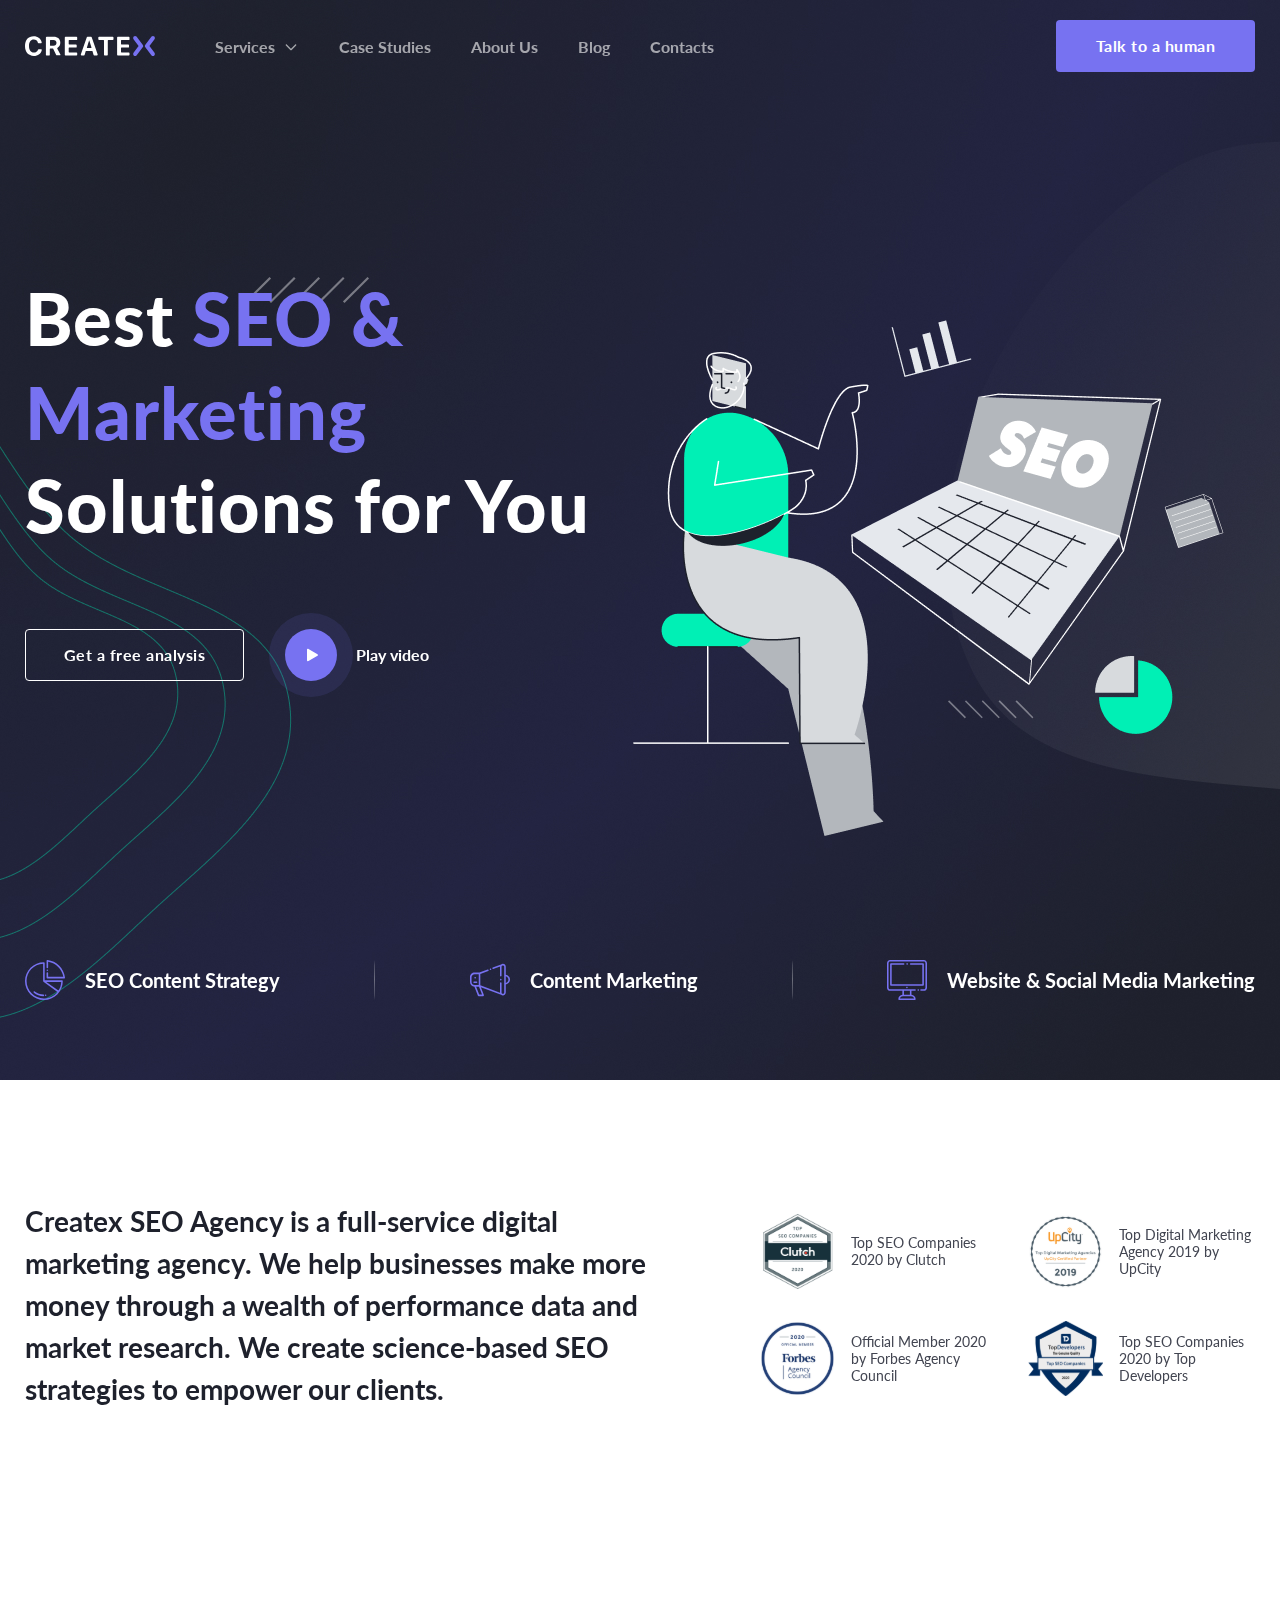
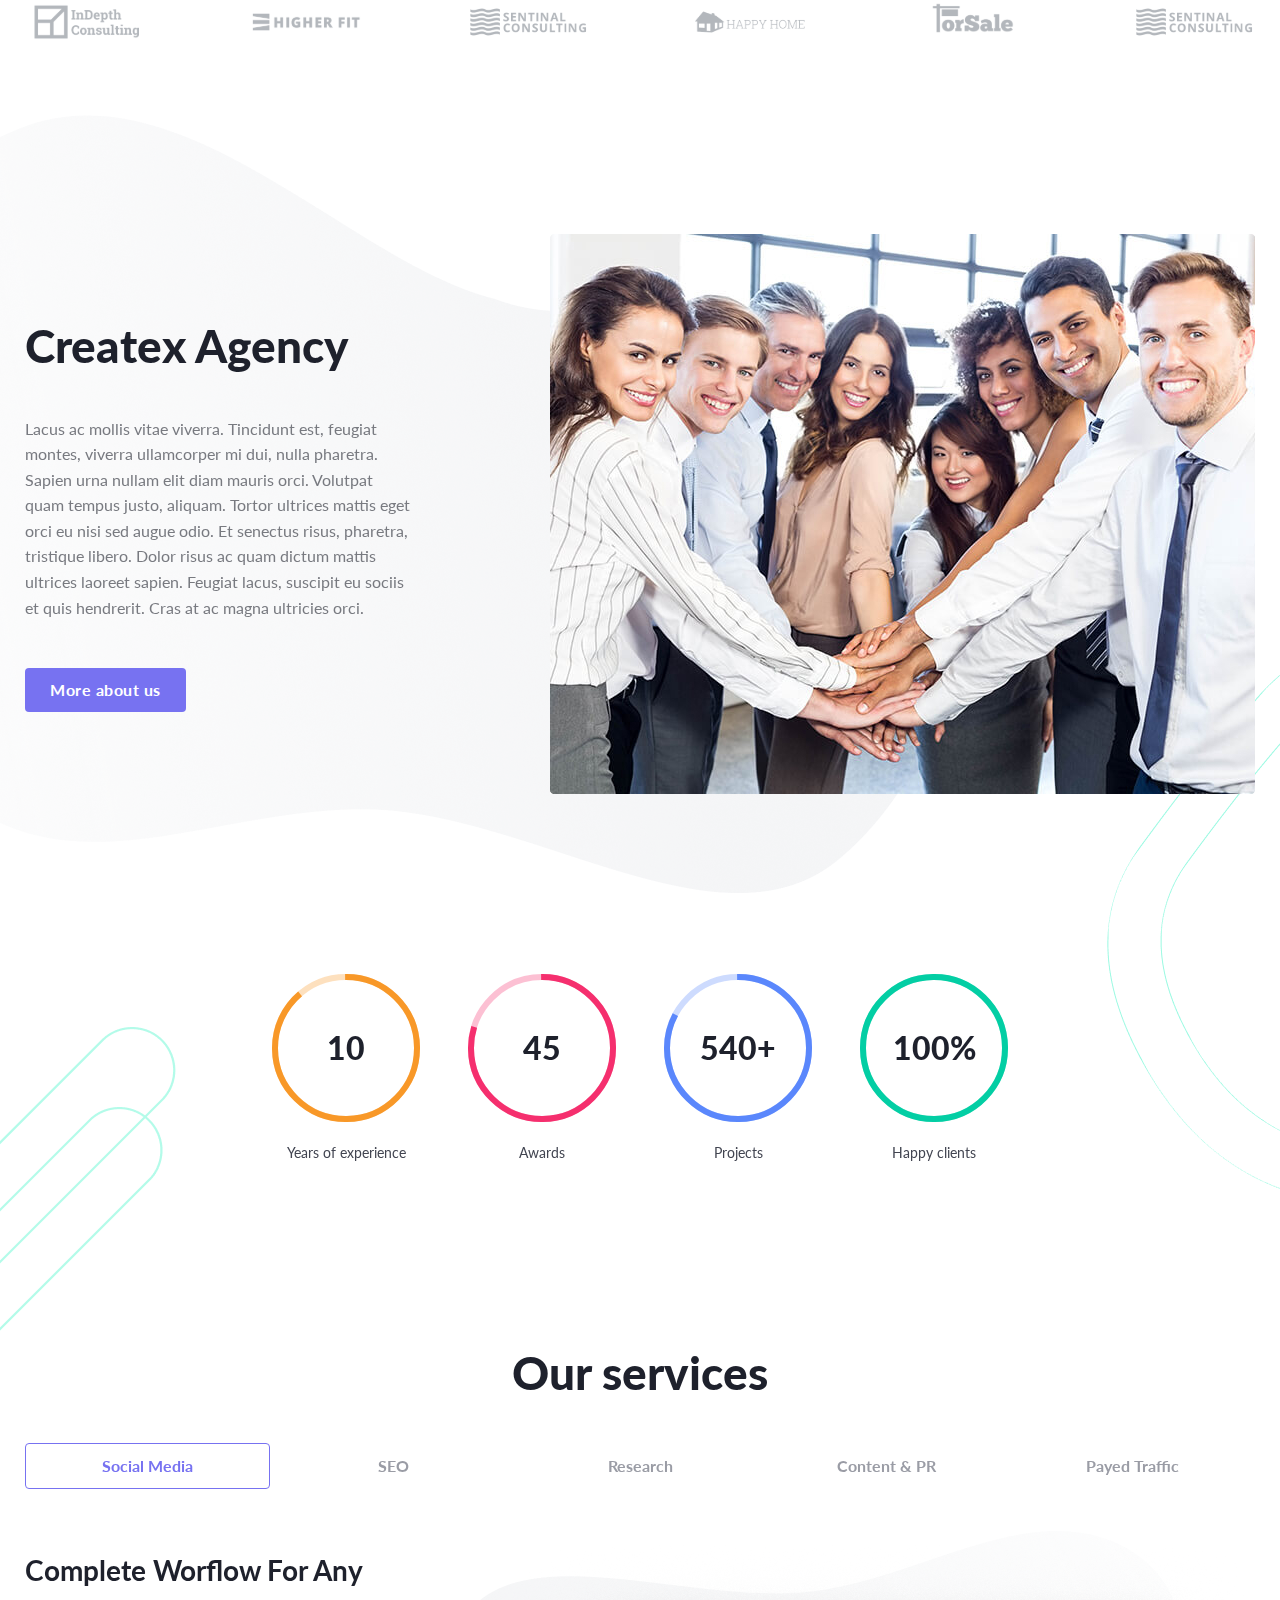
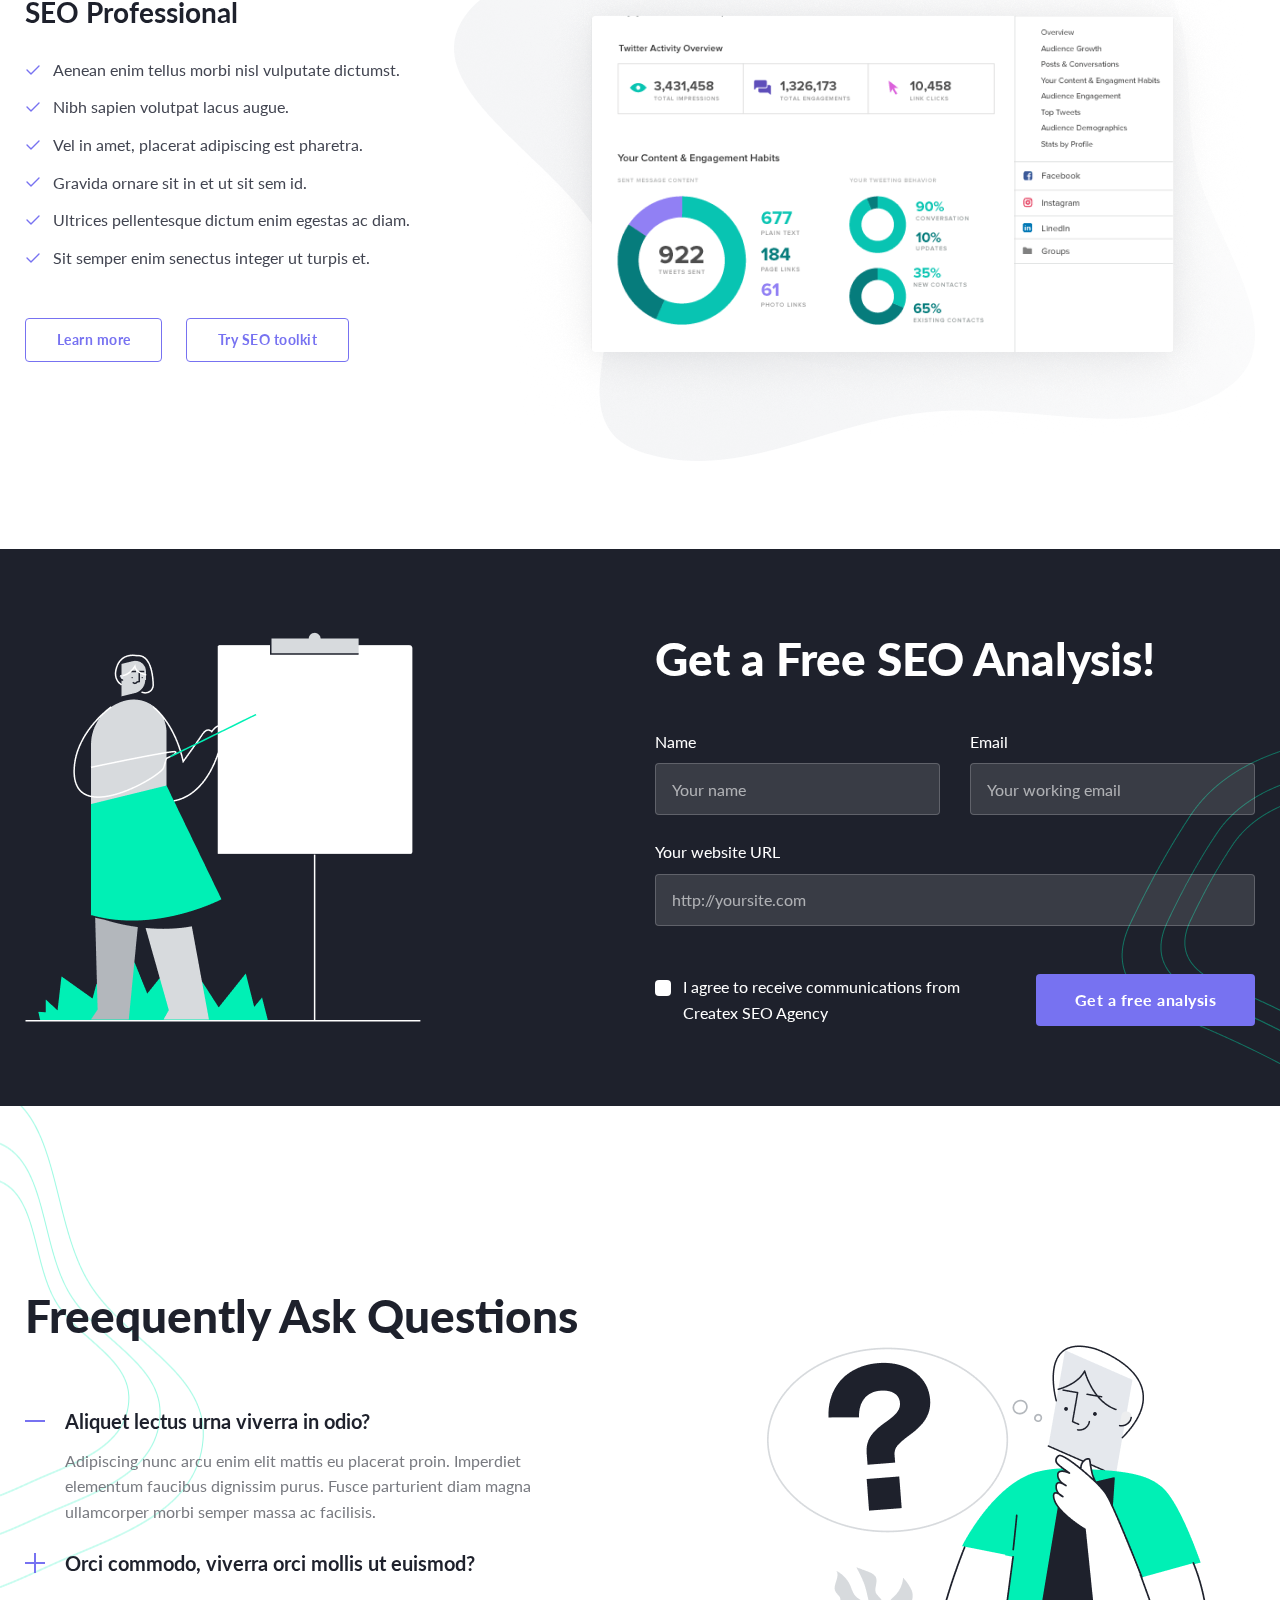
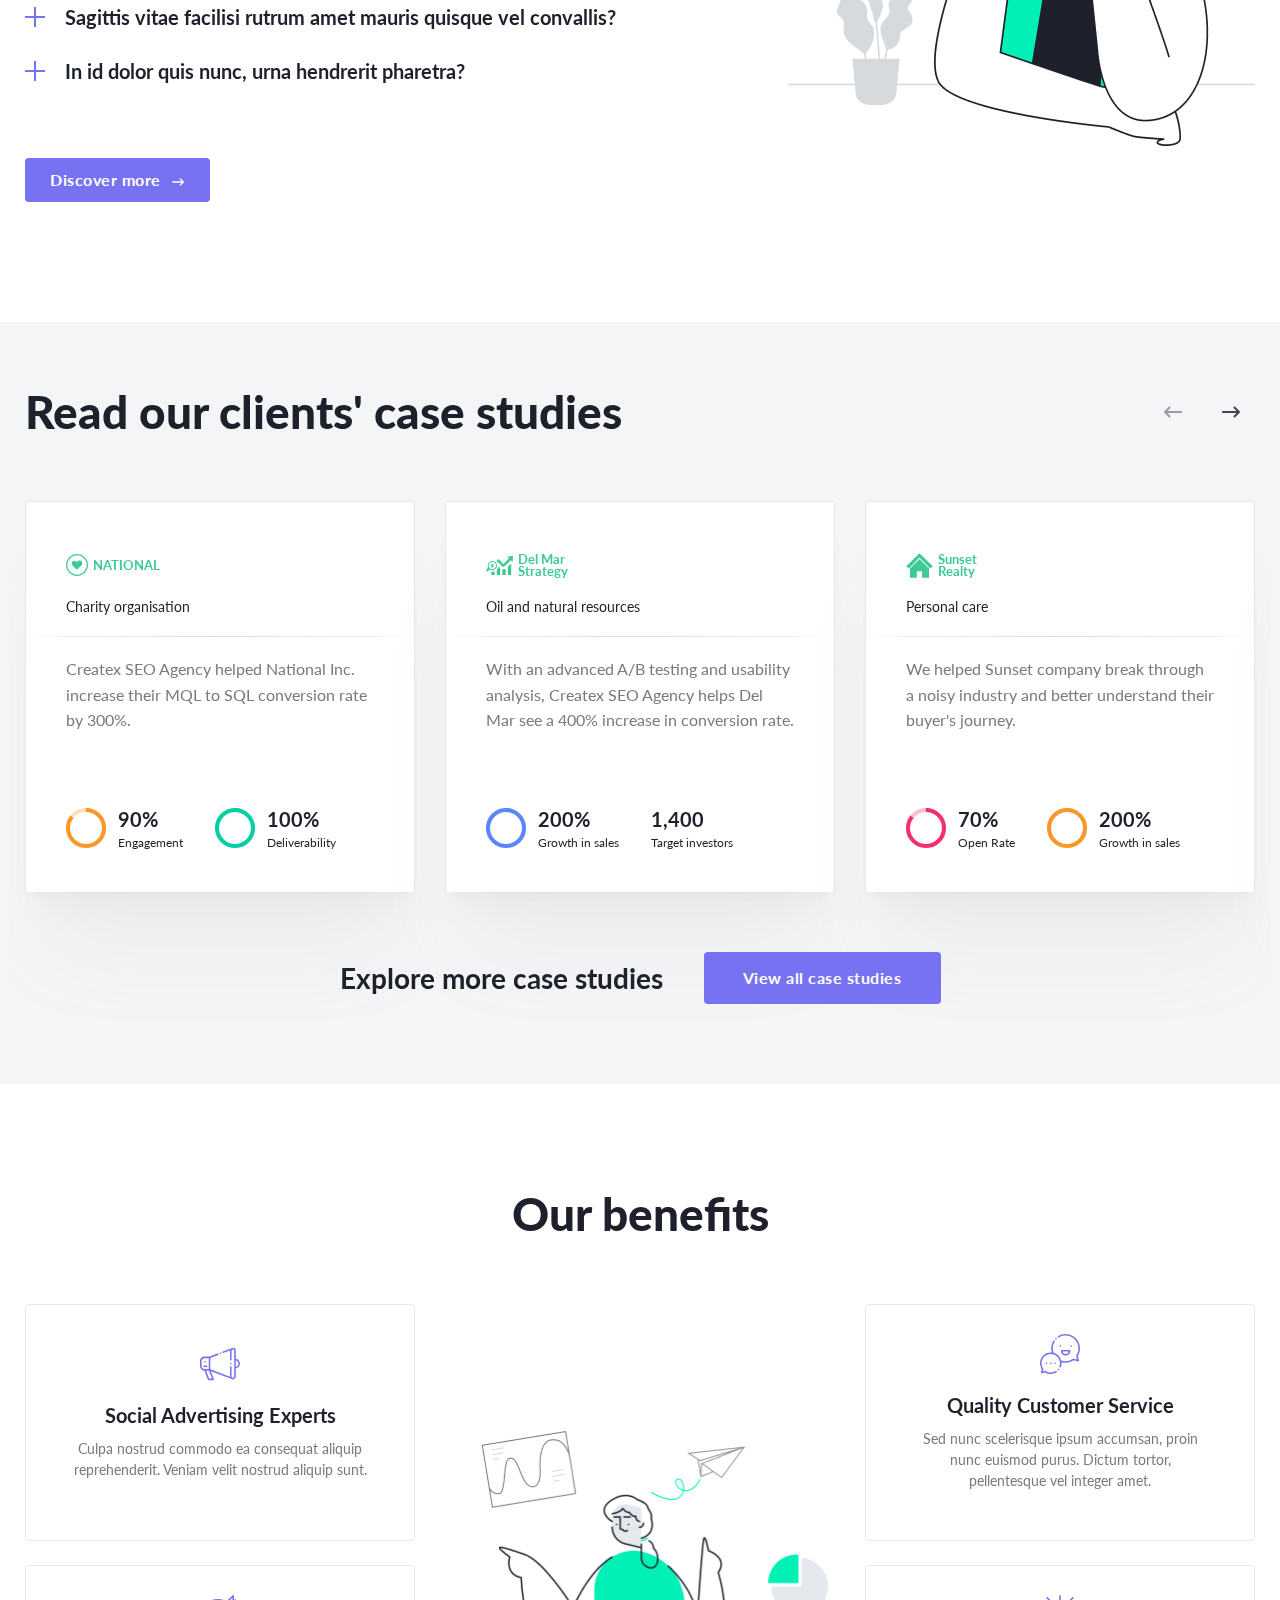
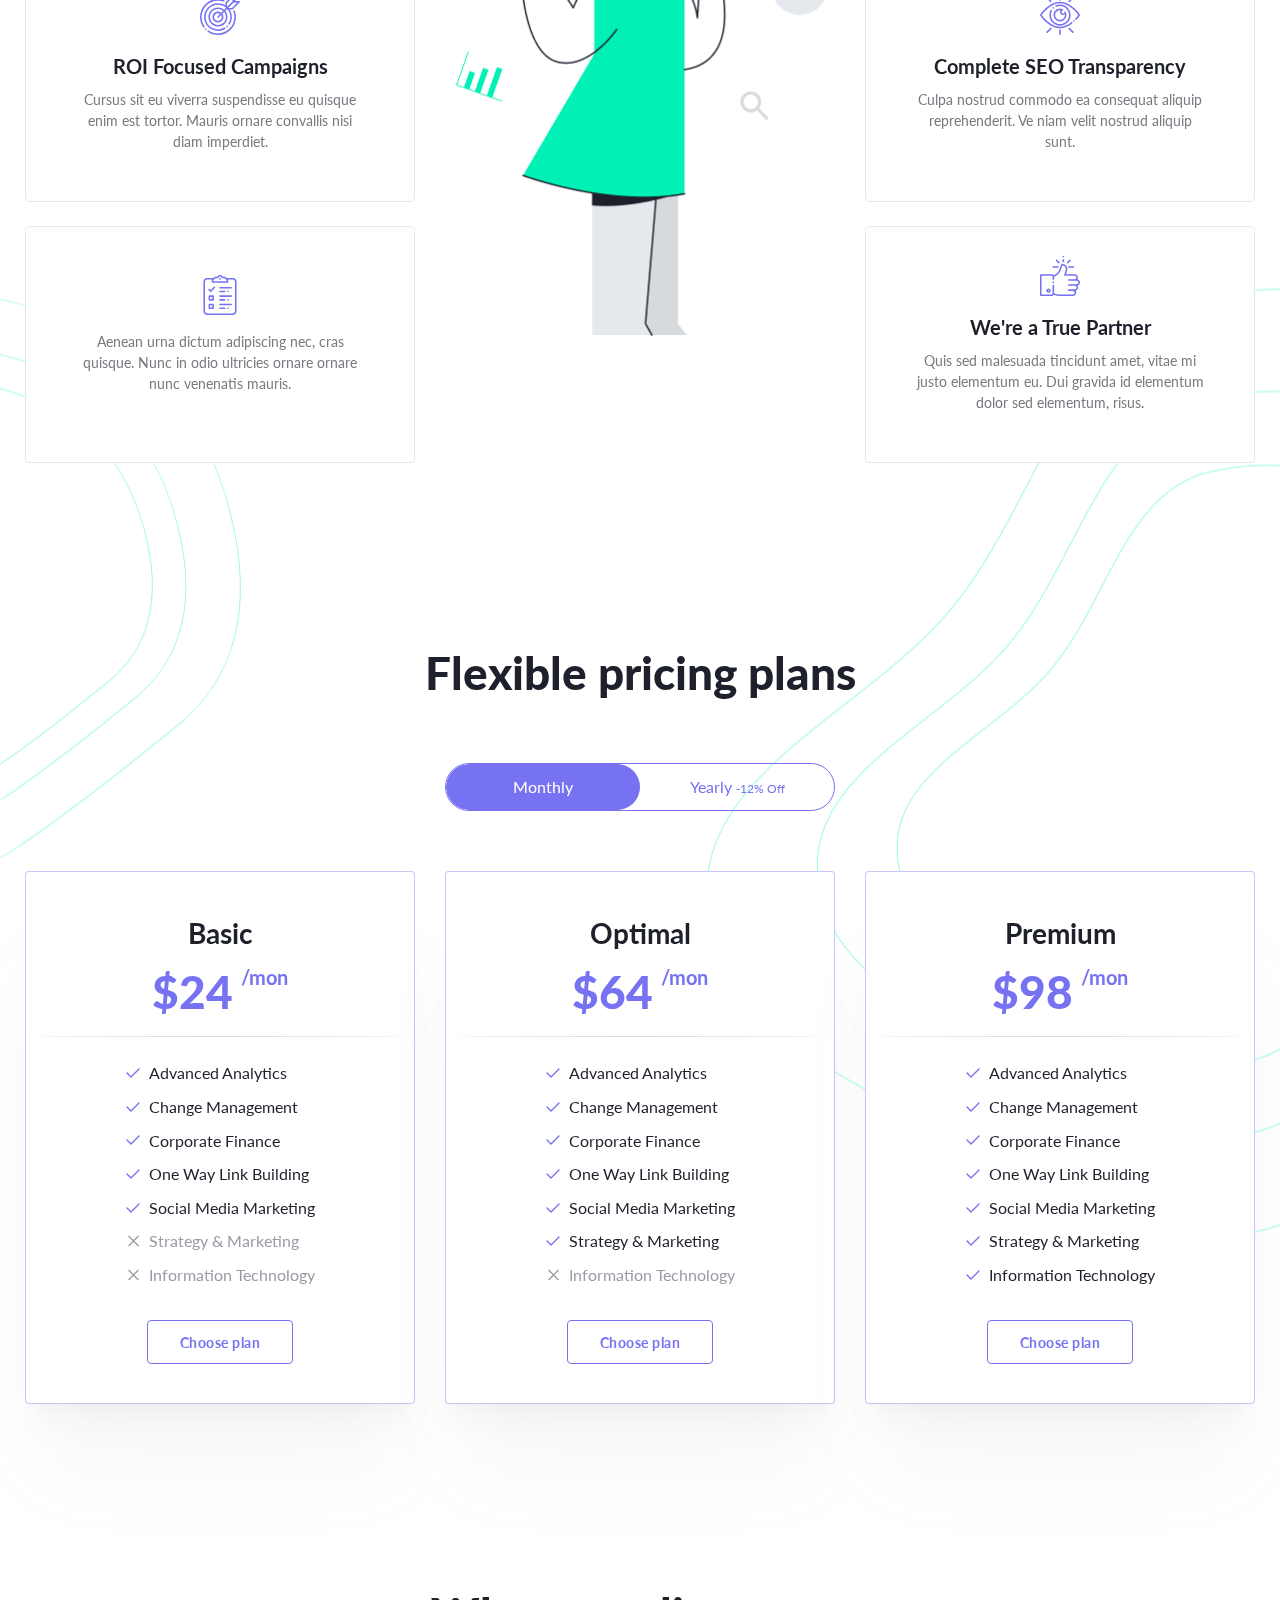
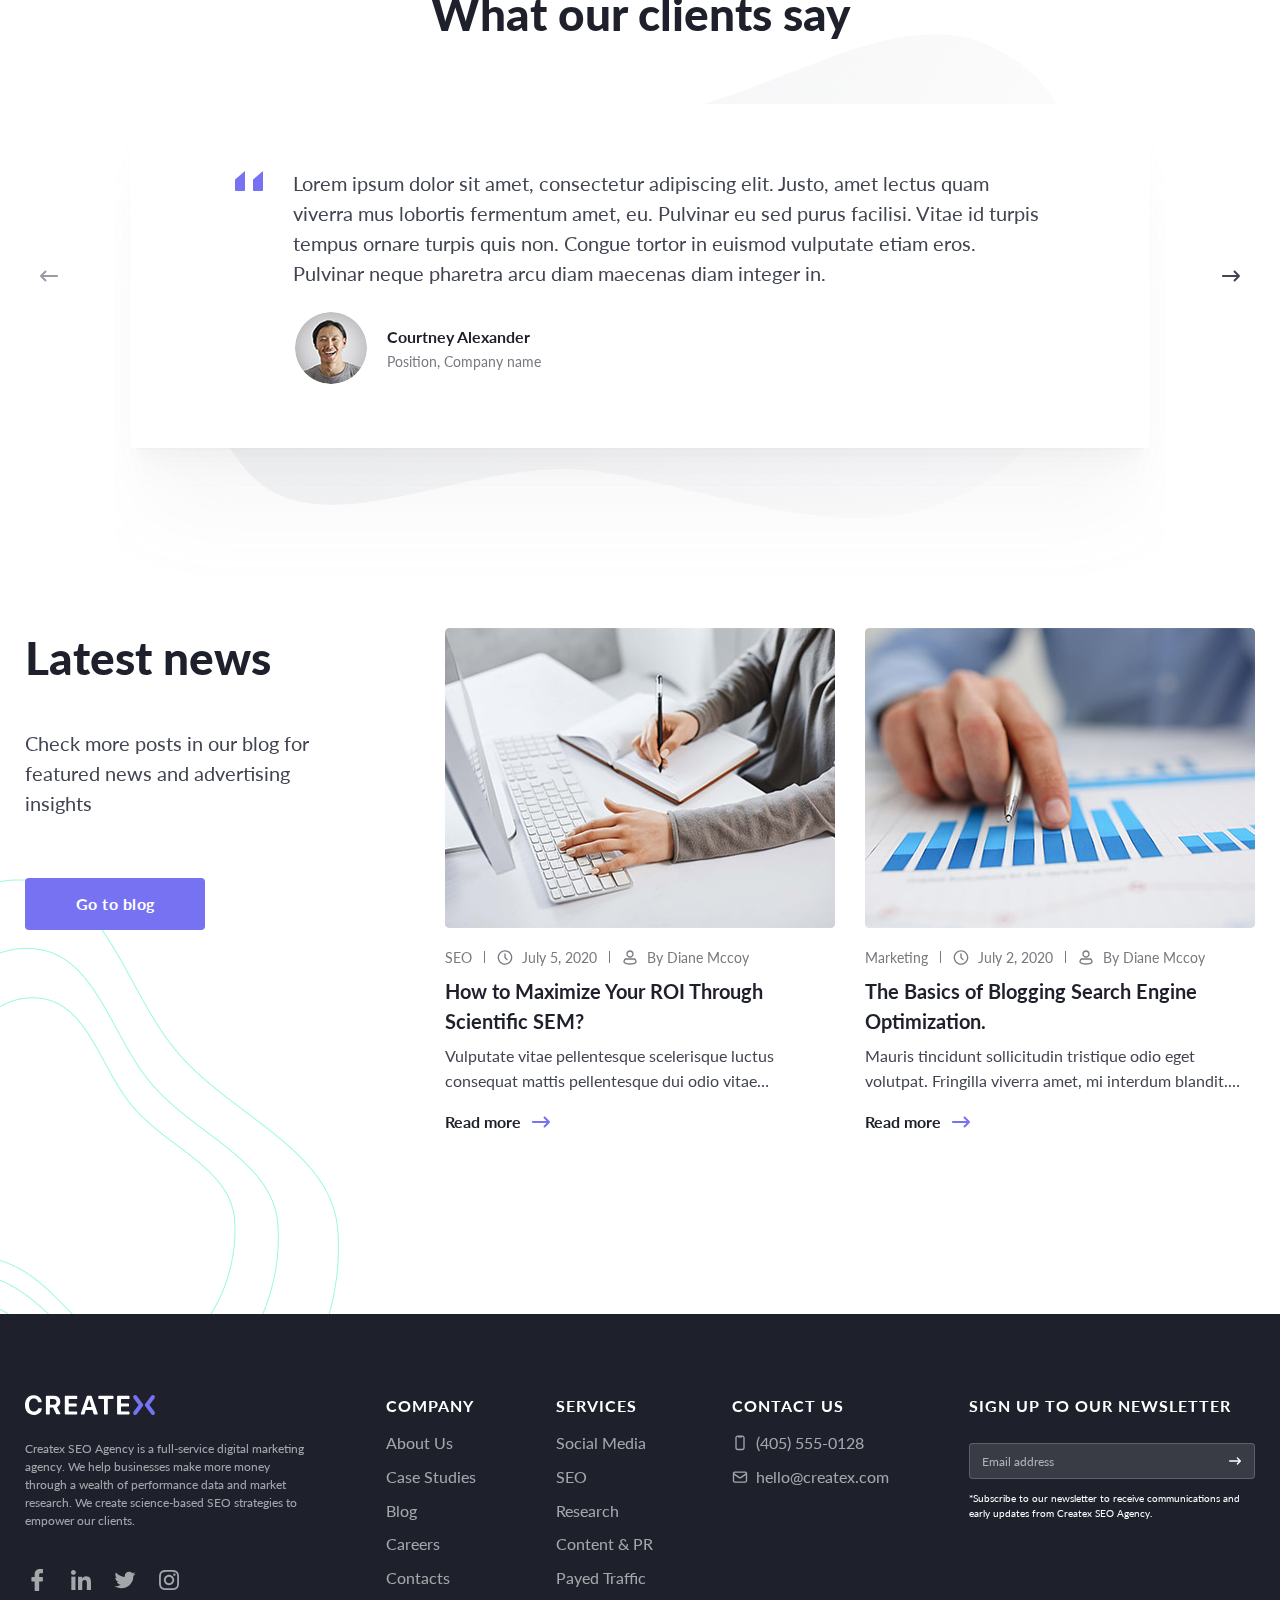
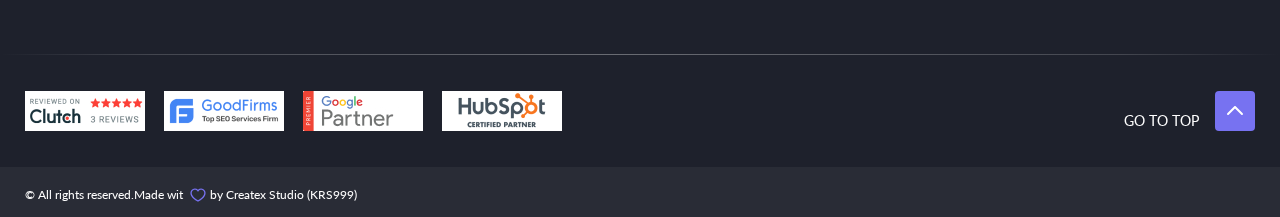
<file: layouts/Createx/index.html>
<!DOCTYPE html>
<html lang="en">
  <head>
    <meta charset="UTF-8" />
    <meta name="viewport" content="width=device-width, initial-scale=1.0" />
    <link rel="shortcut icon" href="favicon.png" type="image/x-icon" />
    <link rel="stylesheet" type="text/css" href="css/reset.css" />
    <link rel="stylesheet" type="text/css" href="css/slick.css" />
    <link rel="stylesheet" type="text/css" href="css/style.css" />
    <link rel="stylesheet" type="text/css" href="css/media.css" />
    <title>Createx</title>
  </head>
  <body>
    <header class="header header-bg global-bg">
      <div class="container header__wrap">
        <div class="header__top">
          <a href="#" class="header__logo">
            <img src="img/logo.svg" alt="" />
          </a>
          <nav class="header__nav">
            <ul class="header__nav-list">
              <li class="header__nav-li">
                <a href="#">
                  <span>Services</span>
                  <div class="down">
                    <svg width="16" height="16" viewBox="0 0 16 16" fill="none">
                      <path
                        fill-rule="evenodd"
                        clip-rule="evenodd"
                        d="M13.1377 5.52827C13.3981 5.78862 13.3981 6.21073 13.1377 6.47108L8.47108 11.1377C8.21073 11.3981 7.78862 11.3981 7.52827 11.1377L2.8616 6.47108C2.60125 6.21073 2.60125 5.78862 2.8616 5.52827C3.12195 5.26792 3.54406 5.26792 3.80441 5.52827L7.99967 9.72353L12.1949 5.52827C12.4553 5.26792 12.8774 5.26792 13.1377 5.52827Z"
                        fill="rgba(255,255,255,1)" />
                    </svg>
                  </div>
                </a>
                <ul class="header__subnav">
                  <li><a href="#">Studio</a></li>
                  <li><a href="#">About</a></li>
                  <li><a href="#">Blog</a></li>
                </ul>
              </li>
              <li class="header__nav-li"><a href="#">Case Studies</a></li>
              <li class="header__nav-li"><a href="#">About Us</a></li>
              <li class="header__nav-li"><a href="#">Blog</a></li>
              <li class="header__nav-li"><a href="#">Contacts</a></li>
            </ul>
            <button class="header__btn global-btn global__primary-btn">
              Talk to a human
            </button>
          </nav>
          <div class="header__menu-close" title="Close"></div>
          <button class="header__menu-btn">
            <span></span><span></span><span></span>
          </button>
        </div>
        <div class="header__center">
          <div class="header__center-box">
            <h1 class="header__center-title global__big-title">
              Best <span>SEO &amp; Marketing</span> Solutions for You
            </h1>
            <div class="header__center-btns">
              <button class="header__center-btn global-btn global__line-btn">
                Get a free analysis
              </button>
              <a href="#" class="header__center-play">
                <div class="icon"></div>
                <span>Play video</span>
              </a>
            </div>
          </div>
          <div class="header__center-pic">
            <img src="img/picture.png" alt="Picture" />
          </div>
        </div>
        <div class="header__bottom">
          <div class="header__bottom-item">
            <img src="img/icon-1.svg" alt="Icon" />
            <p>SEO Content Strategy</p>
          </div>
          <span></span>
          <div class="header__bottom-item">
            <img src="img/icon-2.svg" alt="Icon" />
            <p>Content Marketing</p>
          </div>
          <span></span>
          <div class="header__bottom-item">
            <img src="img/icon-3.svg" alt="Icon" />
            <p>Website & Social Media Marketing</p>
          </div>
        </div>
      </div>
      <div class="createx-video">
        <div class="container">
          <div class="video">
            <iframe
              class="youtube__video"
              height="315"
              src="https://www.youtube.com/embed/Jvr0U2ZInoE?si=kL_aUJ8D88sFppo2?ecver=1&rel=0&showinfo=0&enablejsapi=1"
              frameborder="0"
              allow="autoplay; encrypted-media"
              allowfullscreen></iframe>
          </div>
        </div>
        <button class="close-video">
          <span></span>
        </button>
      </div>
    </header>
    <main class="main">
      <section class="agency">
        <div class="container">
          <div class="agency__top">
            <div class="agency__info">
              <h3 class="global__info-title agency__info-title">
                Createx SEO Agency is a full-service digital marketing agency.
                We help businesses make more money through a wealth of
                performance data and market research. We create science-based
                SEO strategies to empower our clients.
              </h3>
              <ul class="agency__awards">
                <li>
                  <img src="img/pic-1.svg" alt="Picture" />
                  <p>Top SEO Companies 2020 by Clutch</p>
                </li>
                <li>
                  <img src="img/pic-2.svg" alt="Picture" />
                  <p>Top Digital Marketing Agency 2019 by UpCity</p>
                </li>
                <li>
                  <img src="img/pic-3.svg" alt="Picture" />
                  <p>Official Member 2020 by Forbes Agency Council</p>
                </li>
                <li>
                  <img src="img/pic-4.svg" alt="Picture" />
                  <p>Top SEO Companies 2020 by Top Developers</p>
                </li>
              </ul>
            </div>
            <ul class="agency__clients agency-slider">
              <li>
                <a href="#"><img src="img/client-1.svg" alt="Image" /></a>
              </li>
              <li>
                <a href="#"><img src="img/client-2.svg" alt="Image" /></a>
              </li>
              <li>
                <a href="#"><img src="img/client-3.svg" alt="Image" /></a>
              </li>
              <li>
                <a href="#"><img src="img/client-4.svg" alt="Image" /></a>
              </li>
              <li>
                <a href="#"><img src="img/client-5.svg" alt="Image" /></a>
              </li>
              <li>
                <a href="#"><img src="img/client-3.svg" alt="Image" /></a>
              </li>
            </ul>
          </div>
          <div class="agency__bottom">
            <div class="agency__about">
              <div class="agency__about-box">
                <h4 class="agency__about-title global__large-title">
                  Createx Agency
                </h4>
                <p>
                  Lacus ac mollis vitae viverra. Tincidunt est, feugiat montes,
                  viverra ullamcorper mi dui, nulla pharetra. Sapien urna nullam
                  elit diam mauris orci. Volutpat quam tempus justo, aliquam.
                  Tortor ultrices mattis eget orci eu nisi sed augue odio. Et
                  senectus risus, pharetra, tristique libero. Dolor risus ac
                  quam dictum mattis ultrices laoreet sapien. Feugiat lacus,
                  suscipit eu sociis et quis hendrerit. Cras at ac magna
                  ultricies orci.
                </p>
                <a href="#" class="global-btn global__primary-btn"
                  >More about us</a
                >
              </div>
              <div class="agency__about-box">
                <img src="img/img-1.jpg" alt="Image" />
              </div>
            </div>
            <div class="agency__figure">
              <div class="agency__figure-box">
                <div
                  class="circle circle-1"
                  data-value="0.89"
                  data-size="148"
                  data-thickness="6"
                  data-fill='{"color": "#F89828"}'
                  data-empty="#F898284D">
                  <p>10</p>
                </div>
                <span>Years of experience</span>
              </div>
              <div class="agency__figure-box">
                <div
                  class="circle circle-2"
                  data-value="0.8"
                  data-size="148"
                  data-thickness="6"
                  data-fill='{"color": "#F52F6E"}'
                  data-empty="#F52F6E4D">
                  <p>45</p>
                </div>
                <span>Awards</span>
              </div>
              <div class="agency__figure-box">
                <div
                  class="circle circle-3"
                  data-value="0.83"
                  data-size="148"
                  data-thickness="6"
                  data-fill='{"color": "#5A87FC"}'
                  data-empty="#5A87FC4D">
                  <p>540+</p>
                </div>
                <span>Projects</span>
              </div>
              <div class="agency__figure-box">
                <div
                  class="circle circle-4"
                  data-value="1"
                  data-size="148"
                  data-thickness="6"
                  data-fill='{"color": "#03CEA4"}'
                  data-empty="#03CEA44D">
                  <p>100%</p>
                </div>
                <span>Happy clients</span>
              </div>
            </div>
          </div>
        </div>
      </section>
      <section class="services">
        <div class="container">
          <div class="services__wrap">
            <h4 class="services__title global__large-title">Our services</h4>
            <div class="services__tabs">
              <a href="#" class="services__tabs-mobile" data-tab="off">Open</a>
              <ul class="services__tabs-btns">
                <li>
                  <a href="#" class="active-btn" data-tab="tab-1"
                    >Social Media</a
                  >
                </li>
                <li><a href="#" data-tab="tab-2">SEO</a></li>
                <li><a href="#" data-tab="tab-3">Research</a></li>
                <li><a href="#" data-tab="tab-4">Content & PR</a></li>
                <li><a href="#" data-tab="tab-5">Payed Traffic</a></li>
              </ul>
              <div class="services__tabs-items">
                <div id="tab-1" class="services__tabs-item active-tab">
                  <div class="tabs__item-inner">
                    <h3 class="global__info-title">
                      Complete Worflow For Any SEO Professional
                    </h3>
                    <ul>
                      <li>Aenean enim tellus morbi nisl vulputate dictumst.</li>
                      <li>Nibh sapien volutpat lacus augue.</li>
                      <li>Vel in amet, placerat adipiscing est pharetra.</li>
                      <li>Gravida ornare sit in et ut sit sem id.</li>
                      <li>
                        Ultrices pellentesque dictum enim egestas ac diam.
                      </li>
                      <li>Sit semper enim senectus integer ut turpis et.</li>
                    </ul>
                    <div class="tabs__inner-btns">
                      <button>Learn more</button>
                      <button>Try SEO toolkit</button>
                    </div>
                  </div>
                  <div class="tabs__item-inner">
                    <ul class="user__btns">
                      <li>
                        <a href="#" class="likes"
                          ><img src="img/icon-5.svg" alt="Icon" />123</a
                        >
                      </li>
                      <li>
                        <a href="#" class="users"
                          ><img src="img/icon-6.svg" alt="Icon" />23</a
                        >
                      </li>
                      <li>
                        <a href="#" class="like">
                          <svg
                            width="43"
                            height="38"
                            viewBox="0 0 43 38"
                            fill="none">
                            <path
                              fill-rule="evenodd"
                              clip-rule="evenodd"
                              d="M28.7136 12.5154C26.8204 11.3462 24.7827 9.67783 23.3628 7.33946C19.8921 1.65118 18.6432 -0.476996 15.2644 0.0878906C11.8857 0.652777 14.9621 9.16549 16.119 11.9505C16.1716 12.0819 16.2505 12.2264 16.3556 12.384L5.65417 12.6336C2.81448 12.6993 0.526943 14.7224 0.382329 17.2578C0.303448 18.7686 0.868758 19.8852 1.88106 20.6997C0.842465 21.2646 0.132541 22.2498 0.0668069 23.4059C0.0536602 23.6424 0.0405134 23.8131 0.0405134 23.892C-0.0778073 25.7048 0.816171 27.0185 2.35434 27.925C0.803025 28.7657 -0.104101 29.9875 0.01422 31.7084C0.171981 34.257 2.48581 36.2538 5.3255 36.3195C10.7945 36.4246 21.9298 36.4246 28.7004 36.4114V12.5154H28.7136Z"
                              fill="#D7DADD" />
                            <path
                              fill-rule="evenodd"
                              clip-rule="evenodd"
                              d="M30.5547 11.0693H42.9388V37.7635H30.5547V11.0693Z"
                              fill="#D7DADD" />
                          </svg>
                        </a>
                      </li>
                      <li>
                        <a href="#" class="sub"
                          ><img src="img/icon-7.svg" alt="Icon" />Subscribe</a
                        >
                      </li>
                    </ul>
                    <img src="img/img-2.png" alt="Image" class="inner-img" />
                  </div>
                </div>
                <div id="tab-2" class="services__tabs-item">
                  <div class="tabs__item-inner">
                    <h3 class="global__info-title">
                      Complete Worflow For Any SEO Professional
                    </h3>
                    <ul>
                      <li>Aenean enim tellus morbi nisl vulputate dictumst.</li>
                      <li>Nibh sapien volutpat lacus augue.</li>
                      <li>Vel in amet, placerat adipiscing est pharetra.</li>
                      <li>Gravida ornare sit in et ut sit sem id.</li>
                      <li>
                        Ultrices pellentesque dictum enim egestas ac diam.
                      </li>
                      <li>Sit semper enim senectus integer ut turpis et.</li>
                    </ul>
                    <div class="tabs__inner-btns">
                      <button>Learn more</button>
                      <button>Try SEO toolkit</button>
                    </div>
                  </div>
                  <div class="tabs__item-inner">
                    <ul class="user__btns">
                      <li>
                        <a href="#" class="likes"
                          ><img src="img/icon-5.svg" alt="Icon" />223</a
                        >
                      </li>
                      <li>
                        <a href="#" class="users"
                          ><img src="img/icon-6.svg" alt="Icon" />53</a
                        >
                      </li>
                      <li>
                        <a href="#" class="like">
                          <svg
                            width="43"
                            height="38"
                            viewBox="0 0 43 38"
                            fill="none">
                            <path
                              fill-rule="evenodd"
                              clip-rule="evenodd"
                              d="M28.7136 12.5154C26.8204 11.3462 24.7827 9.67783 23.3628 7.33946C19.8921 1.65118 18.6432 -0.476996 15.2644 0.0878906C11.8857 0.652777 14.9621 9.16549 16.119 11.9505C16.1716 12.0819 16.2505 12.2264 16.3556 12.384L5.65417 12.6336C2.81448 12.6993 0.526943 14.7224 0.382329 17.2578C0.303448 18.7686 0.868758 19.8852 1.88106 20.6997C0.842465 21.2646 0.132541 22.2498 0.0668069 23.4059C0.0536602 23.6424 0.0405134 23.8131 0.0405134 23.892C-0.0778073 25.7048 0.816171 27.0185 2.35434 27.925C0.803025 28.7657 -0.104101 29.9875 0.01422 31.7084C0.171981 34.257 2.48581 36.2538 5.3255 36.3195C10.7945 36.4246 21.9298 36.4246 28.7004 36.4114V12.5154H28.7136Z"
                              fill="#D7DADD" />
                            <path
                              fill-rule="evenodd"
                              clip-rule="evenodd"
                              d="M30.5547 11.0693H42.9388V37.7635H30.5547V11.0693Z"
                              fill="#D7DADD" />
                          </svg>
                        </a>
                      </li>
                      <li>
                        <a href="#" class="sub"
                          ><img src="img/icon-7.svg" alt="Icon" />Subscribe</a
                        >
                      </li>
                    </ul>
                    <img src="img/img-2.png" alt="Image" class="inner-img" />
                  </div>
                </div>
                <div id="tab-3" class="services__tabs-item">
                  <div class="tabs__item-inner">
                    <h3 class="global__info-title">
                      Complete Worflow For Any SEO Professional
                    </h3>
                    <ul>
                      <li>Aenean enim tellus morbi nisl vulputate dictumst.</li>
                      <li>Nibh sapien volutpat lacus augue.</li>
                      <li>Vel in amet, placerat adipiscing est pharetra.</li>
                      <li>Gravida ornare sit in et ut sit sem id.</li>
                      <li>
                        Ultrices pellentesque dictum enim egestas ac diam.
                      </li>
                      <li>Sit semper enim senectus integer ut turpis et.</li>
                    </ul>
                    <div class="tabs__inner-btns">
                      <button>Learn more</button>
                      <button>Try SEO toolkit</button>
                    </div>
                  </div>
                  <div class="tabs__item-inner">
                    <ul class="user__btns">
                      <li>
                        <a href="#" class="likes"
                          ><img src="img/icon-5.svg" alt="Icon" />423</a
                        >
                      </li>
                      <li>
                        <a href="#" class="users"
                          ><img src="img/icon-6.svg" alt="Icon" />13</a
                        >
                      </li>
                      <li>
                        <a href="#" class="like">
                          <svg
                            width="43"
                            height="38"
                            viewBox="0 0 43 38"
                            fill="none">
                            <path
                              fill-rule="evenodd"
                              clip-rule="evenodd"
                              d="M28.7136 12.5154C26.8204 11.3462 24.7827 9.67783 23.3628 7.33946C19.8921 1.65118 18.6432 -0.476996 15.2644 0.0878906C11.8857 0.652777 14.9621 9.16549 16.119 11.9505C16.1716 12.0819 16.2505 12.2264 16.3556 12.384L5.65417 12.6336C2.81448 12.6993 0.526943 14.7224 0.382329 17.2578C0.303448 18.7686 0.868758 19.8852 1.88106 20.6997C0.842465 21.2646 0.132541 22.2498 0.0668069 23.4059C0.0536602 23.6424 0.0405134 23.8131 0.0405134 23.892C-0.0778073 25.7048 0.816171 27.0185 2.35434 27.925C0.803025 28.7657 -0.104101 29.9875 0.01422 31.7084C0.171981 34.257 2.48581 36.2538 5.3255 36.3195C10.7945 36.4246 21.9298 36.4246 28.7004 36.4114V12.5154H28.7136Z"
                              fill="#D7DADD" />
                            <path
                              fill-rule="evenodd"
                              clip-rule="evenodd"
                              d="M30.5547 11.0693H42.9388V37.7635H30.5547V11.0693Z"
                              fill="#D7DADD" />
                          </svg>
                        </a>
                      </li>
                      <li>
                        <a href="#" class="sub"
                          ><img src="img/icon-7.svg" alt="Icon" />Subscribe</a
                        >
                      </li>
                    </ul>
                    <img src="img/img-2.png" alt="Image" class="inner-img" />
                  </div>
                </div>
                <div id="tab-4" class="services__tabs-item">
                  <div class="tabs__item-inner">
                    <h3 class="global__info-title">
                      Complete Worflow For Any SEO Professional
                    </h3>
                    <ul>
                      <li>Aenean enim tellus morbi nisl vulputate dictumst.</li>
                      <li>Nibh sapien volutpat lacus augue.</li>
                      <li>Vel in amet, placerat adipiscing est pharetra.</li>
                      <li>Gravida ornare sit in et ut sit sem id.</li>
                      <li>
                        Ultrices pellentesque dictum enim egestas ac diam.
                      </li>
                      <li>Sit semper enim senectus integer ut turpis et.</li>
                    </ul>
                    <div class="tabs__inner-btns">
                      <button>Learn more</button>
                      <button>Try SEO toolkit</button>
                    </div>
                  </div>
                  <div class="tabs__item-inner">
                    <ul class="user__btns">
                      <li>
                        <a href="#" class="likes"
                          ><img src="img/icon-5.svg" alt="Icon" />223</a
                        >
                      </li>
                      <li>
                        <a href="#" class="users"
                          ><img src="img/icon-6.svg" alt="Icon" />63</a
                        >
                      </li>
                      <li>
                        <a href="#" class="like">
                          <svg
                            width="43"
                            height="38"
                            viewBox="0 0 43 38"
                            fill="none">
                            <path
                              fill-rule="evenodd"
                              clip-rule="evenodd"
                              d="M28.7136 12.5154C26.8204 11.3462 24.7827 9.67783 23.3628 7.33946C19.8921 1.65118 18.6432 -0.476996 15.2644 0.0878906C11.8857 0.652777 14.9621 9.16549 16.119 11.9505C16.1716 12.0819 16.2505 12.2264 16.3556 12.384L5.65417 12.6336C2.81448 12.6993 0.526943 14.7224 0.382329 17.2578C0.303448 18.7686 0.868758 19.8852 1.88106 20.6997C0.842465 21.2646 0.132541 22.2498 0.0668069 23.4059C0.0536602 23.6424 0.0405134 23.8131 0.0405134 23.892C-0.0778073 25.7048 0.816171 27.0185 2.35434 27.925C0.803025 28.7657 -0.104101 29.9875 0.01422 31.7084C0.171981 34.257 2.48581 36.2538 5.3255 36.3195C10.7945 36.4246 21.9298 36.4246 28.7004 36.4114V12.5154H28.7136Z"
                              fill="#D7DADD" />
                            <path
                              fill-rule="evenodd"
                              clip-rule="evenodd"
                              d="M30.5547 11.0693H42.9388V37.7635H30.5547V11.0693Z"
                              fill="#D7DADD" />
                          </svg>
                        </a>
                      </li>
                      <li>
                        <a href="#" class="sub"
                          ><img src="img/icon-7.svg" alt="Icon" />Subscribe</a
                        >
                      </li>
                    </ul>
                    <img src="img/img-2.png" alt="Image" class="inner-img" />
                  </div>
                </div>
                <div id="tab-5" class="services__tabs-item">
                  <div class="tabs__item-inner">
                    <h3 class="global__info-title">
                      Complete Worflow For Any SEO Professional
                    </h3>
                    <ul>
                      <li>Aenean enim tellus morbi nisl vulputate dictumst.</li>
                      <li>Nibh sapien volutpat lacus augue.</li>
                      <li>Vel in amet, placerat adipiscing est pharetra.</li>
                      <li>Gravida ornare sit in et ut sit sem id.</li>
                      <li>
                        Ultrices pellentesque dictum enim egestas ac diam.
                      </li>
                      <li>Sit semper enim senectus integer ut turpis et.</li>
                    </ul>
                    <div class="tabs__inner-btns">
                      <button>Learn more</button>
                      <button>Try SEO toolkit</button>
                    </div>
                  </div>
                  <div class="tabs__item-inner">
                    <ul class="user__btns">
                      <li>
                        <a href="#" class="likes"
                          ><img src="img/icon-5.svg" alt="Icon" />143</a
                        >
                      </li>
                      <li>
                        <a href="#" class="users"
                          ><img src="img/icon-6.svg" alt="Icon" />73</a
                        >
                      </li>
                      <li>
                        <a href="#" class="like">
                          <svg
                            width="43"
                            height="38"
                            viewBox="0 0 43 38"
                            fill="none">
                            <path
                              fill-rule="evenodd"
                              clip-rule="evenodd"
                              d="M28.7136 12.5154C26.8204 11.3462 24.7827 9.67783 23.3628 7.33946C19.8921 1.65118 18.6432 -0.476996 15.2644 0.0878906C11.8857 0.652777 14.9621 9.16549 16.119 11.9505C16.1716 12.0819 16.2505 12.2264 16.3556 12.384L5.65417 12.6336C2.81448 12.6993 0.526943 14.7224 0.382329 17.2578C0.303448 18.7686 0.868758 19.8852 1.88106 20.6997C0.842465 21.2646 0.132541 22.2498 0.0668069 23.4059C0.0536602 23.6424 0.0405134 23.8131 0.0405134 23.892C-0.0778073 25.7048 0.816171 27.0185 2.35434 27.925C0.803025 28.7657 -0.104101 29.9875 0.01422 31.7084C0.171981 34.257 2.48581 36.2538 5.3255 36.3195C10.7945 36.4246 21.9298 36.4246 28.7004 36.4114V12.5154H28.7136Z"
                              fill="#D7DADD" />
                            <path
                              fill-rule="evenodd"
                              clip-rule="evenodd"
                              d="M30.5547 11.0693H42.9388V37.7635H30.5547V11.0693Z"
                              fill="#D7DADD" />
                          </svg>
                        </a>
                      </li>
                      <li>
                        <a href="#" class="sub"
                          ><img src="img/icon-7.svg" alt="Icon" />Subscribe</a
                        >
                      </li>
                    </ul>
                    <img src="img/img-2.png" alt="Image" class="inner-img" />
                  </div>
                </div>
              </div>
            </div>
          </div>
        </div>
      </section>
      <section class="analysis">
        <div class="container">
          <div class="analysis__wrap">
            <div class="analysis__box">
              <img src="img/picture-2.png" alt="Picture" />
            </div>
            <div class="analysis__box">
              <h4 class="global__large-title">Get a Free SEO Analysis!</h4>
              <form action="" class="analysis__form">
                <div class="analysis__form-item">
                  <div class="name-inp analysis__form-inner">
                    <span>Name</span>
                    <input type="text" placeholder="Your name" />
                  </div>
                  <div class="email-inp analysis__form-inner">
                    <span>Email</span>
                    <input type="email" placeholder="Your working email" />
                  </div>
                </div>
                <div class="analysis__form-item">
                  <div class="url-inp analysis__form-inner">
                    <span>Your website URL</span>
                    <input type="text" placeholder="http://yoursite.com" />
                  </div>
                </div>
                <div class="analysis__form-item">
                  <div class="ch">
                    <input
                      id="check1"
                      type="checkbox"
                      class="custom-checkbox" />
                    <label for="check1">
                      I agree to receive communications from Createx SEO Agency
                    </label>
                  </div>
                  <button class="global-btn global__primary-btn">
                    Get a free analysis
                  </button>
                </div>
              </form>
            </div>
          </div>
        </div>
      </section>
      <section class="faq">
        <div class="container">
          <div class="faq__wrap">
            <div class="faq__box">
              <h4 class="global__large-title">Freequently Ask Questions</h4>
              <ul class="faq__accordion">
                <li>
                  <a href="#" class="active-ac-btn"
                    ><span></span>Aliquet lectus urna viverra in odio?</a
                  >
                  <p class="active-ac-txt">
                    Adipiscing nunc arcu enim elit mattis eu placerat proin.
                    Imperdiet elementum faucibus dignissim purus. Fusce
                    parturient diam magna ullamcorper morbi semper massa ac
                    facilisis.
                  </p>
                </li>
                <li>
                  <a href="#"
                    ><span></span>Orci commodo, viverra orci mollis ut
                    euismod?</a
                  >
                  <p>
                    Adipiscing nunc arcu enim elit mattis eu placerat proin.
                    Imperdiet elementum faucibus dignissim purus. Fusce
                    parturient diam magna ullamcorper morbi semper massa ac
                    facilisis.
                  </p>
                </li>
                <li>
                  <a href="#"
                    ><span></span>Sagittis vitae facilisi rutrum amet mauris
                    quisque vel convallis?</a
                  >
                  <p>
                    Adipiscing nunc arcu enim elit mattis eu placerat proin.
                    Imperdiet elementum faucibus dignissim purus. Fusce
                    parturient diam magna ullamcorper morbi semper massa ac
                    facilisis.
                  </p>
                </li>
                <li>
                  <a href="#"
                    ><span></span>In id dolor quis nunc, urna hendrerit
                    pharetra?</a
                  >
                  <p>
                    Adipiscing nunc arcu enim elit mattis eu placerat proin.
                    Imperdiet elementum faucibus dignissim purus. Fusce
                    parturient diam magna ullamcorper morbi semper massa ac
                    facilisis.
                  </p>
                </li>
              </ul>
              <a href="#" class="global-btn global__primary-btn">
                Discover more
              </a>
            </div>
            <div class="faq__box">
              <img src="img/picture-3.png" alt="Picture" />
            </div>
          </div>
        </div>
      </section>
      <section class="studies">
        <div class="container">
          <div class="studies__wrap">
            <div class="studies__txt">
              <h4 class="global__large-title">
                Read our clients' case studies
              </h4>
              <div class="studies__slider-btn global__slider-btns"></div>
            </div>
            <div class="studies__slider">
              <div class="studeis__slider-box">
                <img src="img/img-3.png" alt="Image" />
                <div class="s__box-icon">
                  <svg width="22px" height="22px" viewBox="0 0 512 512.02">
                    <path
                      fill="#3ECB93"
                      d="M255.99 0c70.64 0 134.64 28.67 180.97 74.99C483.33 121.37 512 185.37 512 256.01c0 70.64-28.67 134.64-74.98 180.97-46.39 46.37-110.39 75.04-181.03 75.04-70.69 0-134.7-28.67-181.01-74.98l-.84-.91C28.32 389.87 0 326.23 0 256.01c0-70.64 28.67-134.64 74.98-180.96C121.29 28.67 185.3 0 255.99 0zm-1.21 188.07c16.01-16.68 27.21-31.11 51.87-33.93 46.29-5.31 88.88 42.08 65.5 88.74-6.66 13.28-20.2 29.09-35.19 44.59-16.44 17.03-34.64 33.71-47.39 46.35l-34.77 34.5-28.72-27.65c-34.57-33.3-90.94-75.2-92.8-127.1-1.3-36.36 27.39-59.66 60.4-59.24 29.49.39 41.9 15.07 61.1 33.74zm160.37-91.21c-40.7-40.69-96.99-65.88-159.16-65.88-62.14 0-118.41 25.2-159.11 65.9-40.72 40.68-65.9 96.96-65.9 159.13 0 61.79 24.89 117.77 65.14 158.42l.76.71c40.7 40.7 96.97 65.9 159.11 65.9 62.17 0 118.46-25.19 159.16-65.88 40.68-40.7 65.87-96.98 65.87-159.15s-25.19-118.45-65.87-159.15z" />
                  </svg>
                  <span>NATIONAL</span>
                </div>
                <span class="s__box-title">Charity organisation</span>
                <div class="s__box-line"></div>
                <p>
                  Createx SEO Agency helped National Inc. increase their MQL to
                  SQL conversion rate by 300%.
                </p>
                <ul class="s__box-rate">
                  <li>
                    <div class="s__rate-circle">
                      <div
                        class="circle circle-5"
                        data-value="0.86"
                        data-size="40"
                        data-thickness="4"
                        data-fill='{"color": "#F89828"}'
                        data-empty="#F898284D"></div>
                    </div>
                    <div class="s__rate-txt">
                      <span class="s__box-percent">90%</span>
                      <span class="s__box-trate">Engagement</span>
                    </div>
                  </li>
                  <li>
                    <div class="s__rate-circle">
                      <div
                        class="circle circle-5"
                        data-value="1"
                        data-size="40"
                        data-thickness="4"
                        data-fill='{"color": "#03CEA4"}'
                        data-empty="#03CEA44D"></div>
                    </div>
                    <div class="s__rate-txt">
                      <span class="s__box-percent">100%</span>
                      <span class="s__box-trate">Deliverability</span>
                    </div>
                  </li>
                </ul>
              </div>

              <div class="studeis__slider-box">
                <img src="img/img-3.png" alt="Image" />
                <div class="s__box-icon">
                  <svg width="27px" height="27px" viewBox="0 0 512 359.49">
                    <path
                      fill="#3ECB93"
                      d="M477.666 152.24v201.217c0 3.298-2.735 6.033-6.034 6.033h-52.029c-3.299 0-6.034-2.714-6.034-6.033V203.785c10.62-10.387 23.674-22.952 36.993-35.77l21.017-20.249a50.492 50.492 0 006.087 4.474zM197.013 93.506l40.059-35.046c30.44 29.82 59.953 65.866 90.086 95.636L437.009 43.728 401.63 8.348 512 0l-6.206 112.469-33.938-33.946c-24.364 24.683-81.983 79.078-106.378 103.476-30.815 30.82-45.532 31.376-76.359.548l-52.047-57.926-10.106 8.962a123.575 123.575 0 00-5.137-9.915c-3.87-6.704-8.312-12.927-13.235-18.572l.067-.058c-3.495-4.014-7.392-7.873-11.648-11.532zm-70.715 1.189a87.26 87.26 0 00-33.857 4.363l-.231.086a87.673 87.673 0 00-29.418 16.951 87.66 87.66 0 00-20.883 27.093 87.286 87.286 0 00-8.893 32.943 87.695 87.695 0 001.934 25.21 87.074 87.074 0 007.511 20.685l-41.155 39.4a4.198 4.198 0 00-.156 5.929l23.299 24.369a4.184 4.184 0 005.909.141l39.604-38.23A87.016 87.016 0 0089.4 263.973a87.577 87.577 0 0025.046 5.442 87.3 87.3 0 0033.841-4.358 87.648 87.648 0 0029.666-17.04 87.687 87.687 0 0020.879-27.085c4.978-10.012 8.099-21.141 8.901-32.955.801-11.814-.79-23.263-4.362-33.857l-.086-.231a87.7 87.7 0 00-16.963-29.405 87.384 87.384 0 00-27.066-20.887c-10.011-4.978-21.144-8.101-32.958-8.902zm-14.309 121.492c-4.613-.322-10.488-1.459-15.011-2.671v-14.187c6.004.486 20.789 1.747 26.24.514 4.09-.929 3.637-7.387.943-8.196-3.243-1.009-10.031.202-15.49-1.379-2.786-.808-5.137-2.026-7.053-3.653-1.957-1.67-3.422-3.882-4.384-6.63-.939-2.674-1.412-5.859-1.412-9.552v-4.862c0-10.395 5.732-16.587 16.167-18.331v-7.452h14.866v7.162c4.611.368 10.349 1.546 14.925 2.655v14.21c-6.239-.549-18.072-1.665-23.99-.59a5.747 5.747 0 00-1.404.432c-2.43 1.152-2.333 7.798.644 8.585 1.947.511 5.94.241 8.069.241 2.154 0 4.152.211 5.986.626 1.85.421 3.525 1.058 5.009 1.906 6.226 3.548 8.972 9.806 8.972 16.717v4.867c0 2.888-.259 5.466-.769 7.72-2.033 8.941-8.968 10.87-17.442 11.797v8.037h-14.866v-7.966zm-37.567-86.768c6.879-5.999 14.911-10.665 23.644-13.604 8.425-2.84 17.564-4.102 27.033-3.461 9.468.642 18.357 3.129 26.313 7.076 8.264 4.097 15.587 9.802 21.59 16.678l.213.225a70.156 70.156 0 0113.401 23.438l.076.209c2.781 8.355 4.017 17.42 3.381 26.804-.641 9.459-3.125 18.345-7.067 26.296a70.168 70.168 0 01-16.69 21.602c-6.876 6.003-14.908 10.67-23.641 13.611-8.416 2.835-17.56 4.099-27.03 3.457-9.456-.641-18.335-3.125-26.293-7.073l-.208-.095c-16.478-8.23-29.128-22.797-35.012-40.242l-.076-.208c-2.781-8.357-4.017-17.421-3.381-26.808.642-9.466 3.128-18.352 7.076-26.31a69.887 69.887 0 0116.671-21.595zm89.246 161.438v62.6c0 3.307-2.726 6.033-6.034 6.033h-52.029c-3.308 0-6.034-2.714-6.034-6.033v-56.096c4.159.74 8.466 1.271 12.908 1.573 7.538.508 15.186.237 22.824-.747a116.568 116.568 0 0022.36-5.12c2.02-.68 4.021-1.415 6.005-2.21zm104.665-60.788v123.388c0 3.304-2.732 6.033-6.036 6.033H210.27c-3.304 0-6.036-2.714-6.036-6.033v-89.681a117.464 117.464 0 0021.105-29.763 116.488 116.488 0 008.157-21.452 115.425 115.425 0 002.943-14.613l13.89 15.451a48.33 48.33 0 001.783 1.878c5.543 5.543 10.916 10.472 16.221 14.792zm104.664 9.188v114.2c0 3.304-2.729 6.033-6.033 6.033h-52.03c-3.303 0-6.033-2.714-6.033-6.033V251.179c6.074 1.349 12.366 1.983 18.999 1.902 16.583-.201 30.915-4.82 45.097-13.824z" />
                  </svg>
                  <span
                    >Del Mar <br />
                    Strategy</span
                  >
                </div>
                <span class="s__box-title">Oil and natural resources</span>
                <div class="s__box-line"></div>
                <p>
                  With an advanced A/B testing and usability analysis, Createx
                  SEO Agency helps Del Mar see a 400% increase in conversion
                  rate.
                </p>
                <ul class="s__box-rate">
                  <li>
                    <div class="s__rate-circle">
                      <div
                        class="circle circle-5"
                        data-value="1"
                        data-size="40"
                        data-thickness="4"
                        data-fill='{"color": "#5A87FC"}'
                        data-empty="#5A87FC4D"></div>
                    </div>
                    <div class="s__rate-txt">
                      <span class="s__box-percent">200%</span>
                      <span class="s__box-trate">Growth in sales</span>
                    </div>
                  </li>
                  <li>
                    <div class="s__rate-txt">
                      <span class="s__box-percent">1,400</span>
                      <span class="s__box-trate">Target investors</span>
                    </div>
                  </li>
                </ul>
              </div>

              <div class="studeis__slider-box">
                <img src="img/img-3.png" alt="Image" />
                <div class="s__box-icon">
                  <svg width="27px" height="27px" viewBox="0 0 122.88 112.07">
                    <path
                      fill="#3ECB93"
                      d="M61.44,0L0,60.18l14.99,7.87L61.04,19.7l46.85,48.36l14.99-7.87L61.44,0L61.44,0z M18.26,69.63L18.26,69.63 L61.5,26.38l43.11,43.25h0v0v42.43H73.12V82.09H49.49v29.97H18.26V69.63L18.26,69.63L18.26,69.63z" />
                  </svg>
                  <span
                    >Sunset <br />
                    Realty</span
                  >
                </div>
                <span class="s__box-title">Personal care</span>
                <div class="s__box-line"></div>
                <p>
                  We helped Sunset company break through a noisy industry and
                  better understand their buyer's journey.
                </p>
                <ul class="s__box-rate">
                  <li>
                    <div class="s__rate-circle">
                      <div
                        class="circle circle-5"
                        data-value="0.86"
                        data-size="40"
                        data-thickness="4"
                        data-fill='{"color": "#F52F6E"}'
                        data-empty="#F52F6E4D"></div>
                    </div>
                    <div class="s__rate-txt">
                      <span class="s__box-percent">70%</span>
                      <span class="s__box-trate">Open Rate</span>
                    </div>
                  </li>
                  <li>
                    <div class="s__rate-circle">
                      <div
                        class="circle circle-5"
                        data-value="1"
                        data-size="40"
                        data-thickness="4"
                        data-fill='{"color": "#F89828"}'
                        data-empty="#F898284D"></div>
                    </div>
                    <div class="s__rate-txt">
                      <span class="s__box-percent">200%</span>
                      <span class="s__box-trate">Growth in sales</span>
                    </div>
                  </li>
                </ul>
              </div>
              <div class="studeis__slider-box">
                <img src="img/img-3.png" alt="Image" />
                <div class="s__box-icon">
                  <svg width="22px" height="22px" viewBox="0 0 512 512.02">
                    <path
                      fill="#3ECB93"
                      d="M255.99 0c70.64 0 134.64 28.67 180.97 74.99C483.33 121.37 512 185.37 512 256.01c0 70.64-28.67 134.64-74.98 180.97-46.39 46.37-110.39 75.04-181.03 75.04-70.69 0-134.7-28.67-181.01-74.98l-.84-.91C28.32 389.87 0 326.23 0 256.01c0-70.64 28.67-134.64 74.98-180.96C121.29 28.67 185.3 0 255.99 0zm-1.21 188.07c16.01-16.68 27.21-31.11 51.87-33.93 46.29-5.31 88.88 42.08 65.5 88.74-6.66 13.28-20.2 29.09-35.19 44.59-16.44 17.03-34.64 33.71-47.39 46.35l-34.77 34.5-28.72-27.65c-34.57-33.3-90.94-75.2-92.8-127.1-1.3-36.36 27.39-59.66 60.4-59.24 29.49.39 41.9 15.07 61.1 33.74zm160.37-91.21c-40.7-40.69-96.99-65.88-159.16-65.88-62.14 0-118.41 25.2-159.11 65.9-40.72 40.68-65.9 96.96-65.9 159.13 0 61.79 24.89 117.77 65.14 158.42l.76.71c40.7 40.7 96.97 65.9 159.11 65.9 62.17 0 118.46-25.19 159.16-65.88 40.68-40.7 65.87-96.98 65.87-159.15s-25.19-118.45-65.87-159.15z" />
                  </svg>
                  <span>NATIONAL</span>
                </div>
                <span class="s__box-title">Charity organisation</span>
                <div class="s__box-line"></div>
                <p>
                  Createx SEO Agency helped National Inc. increase their MQL to
                  SQL conversion rate by 300%.
                </p>
                <ul class="s__box-rate">
                  <li>
                    <div class="s__rate-circle">
                      <div
                        class="circle circle-5"
                        data-value="0.86"
                        data-size="40"
                        data-thickness="4"
                        data-fill='{"color": "#F89828"}'
                        data-empty="#F898284D"></div>
                    </div>
                    <div class="s__rate-txt">
                      <span class="s__box-percent">90%</span>
                      <span class="s__box-trate">Engagement</span>
                    </div>
                  </li>
                  <li>
                    <div class="s__rate-circle">
                      <div
                        class="circle circle-5"
                        data-value="1"
                        data-size="40"
                        data-thickness="4"
                        data-fill='{"color": "#03CEA4"}'
                        data-empty="#03CEA44D"></div>
                    </div>
                    <div class="s__rate-txt">
                      <span class="s__box-percent">100%</span>
                      <span class="s__box-trate">Deliverability</span>
                    </div>
                  </li>
                </ul>
              </div>

              <div class="studeis__slider-box">
                <img src="img/img-3.png" alt="Image" />
                <div class="s__box-icon">
                  <svg width="27px" height="27px" viewBox="0 0 512 359.49">
                    <path
                      fill="#3ECB93"
                      d="M477.666 152.24v201.217c0 3.298-2.735 6.033-6.034 6.033h-52.029c-3.299 0-6.034-2.714-6.034-6.033V203.785c10.62-10.387 23.674-22.952 36.993-35.77l21.017-20.249a50.492 50.492 0 006.087 4.474zM197.013 93.506l40.059-35.046c30.44 29.82 59.953 65.866 90.086 95.636L437.009 43.728 401.63 8.348 512 0l-6.206 112.469-33.938-33.946c-24.364 24.683-81.983 79.078-106.378 103.476-30.815 30.82-45.532 31.376-76.359.548l-52.047-57.926-10.106 8.962a123.575 123.575 0 00-5.137-9.915c-3.87-6.704-8.312-12.927-13.235-18.572l.067-.058c-3.495-4.014-7.392-7.873-11.648-11.532zm-70.715 1.189a87.26 87.26 0 00-33.857 4.363l-.231.086a87.673 87.673 0 00-29.418 16.951 87.66 87.66 0 00-20.883 27.093 87.286 87.286 0 00-8.893 32.943 87.695 87.695 0 001.934 25.21 87.074 87.074 0 007.511 20.685l-41.155 39.4a4.198 4.198 0 00-.156 5.929l23.299 24.369a4.184 4.184 0 005.909.141l39.604-38.23A87.016 87.016 0 0089.4 263.973a87.577 87.577 0 0025.046 5.442 87.3 87.3 0 0033.841-4.358 87.648 87.648 0 0029.666-17.04 87.687 87.687 0 0020.879-27.085c4.978-10.012 8.099-21.141 8.901-32.955.801-11.814-.79-23.263-4.362-33.857l-.086-.231a87.7 87.7 0 00-16.963-29.405 87.384 87.384 0 00-27.066-20.887c-10.011-4.978-21.144-8.101-32.958-8.902zm-14.309 121.492c-4.613-.322-10.488-1.459-15.011-2.671v-14.187c6.004.486 20.789 1.747 26.24.514 4.09-.929 3.637-7.387.943-8.196-3.243-1.009-10.031.202-15.49-1.379-2.786-.808-5.137-2.026-7.053-3.653-1.957-1.67-3.422-3.882-4.384-6.63-.939-2.674-1.412-5.859-1.412-9.552v-4.862c0-10.395 5.732-16.587 16.167-18.331v-7.452h14.866v7.162c4.611.368 10.349 1.546 14.925 2.655v14.21c-6.239-.549-18.072-1.665-23.99-.59a5.747 5.747 0 00-1.404.432c-2.43 1.152-2.333 7.798.644 8.585 1.947.511 5.94.241 8.069.241 2.154 0 4.152.211 5.986.626 1.85.421 3.525 1.058 5.009 1.906 6.226 3.548 8.972 9.806 8.972 16.717v4.867c0 2.888-.259 5.466-.769 7.72-2.033 8.941-8.968 10.87-17.442 11.797v8.037h-14.866v-7.966zm-37.567-86.768c6.879-5.999 14.911-10.665 23.644-13.604 8.425-2.84 17.564-4.102 27.033-3.461 9.468.642 18.357 3.129 26.313 7.076 8.264 4.097 15.587 9.802 21.59 16.678l.213.225a70.156 70.156 0 0113.401 23.438l.076.209c2.781 8.355 4.017 17.42 3.381 26.804-.641 9.459-3.125 18.345-7.067 26.296a70.168 70.168 0 01-16.69 21.602c-6.876 6.003-14.908 10.67-23.641 13.611-8.416 2.835-17.56 4.099-27.03 3.457-9.456-.641-18.335-3.125-26.293-7.073l-.208-.095c-16.478-8.23-29.128-22.797-35.012-40.242l-.076-.208c-2.781-8.357-4.017-17.421-3.381-26.808.642-9.466 3.128-18.352 7.076-26.31a69.887 69.887 0 0116.671-21.595zm89.246 161.438v62.6c0 3.307-2.726 6.033-6.034 6.033h-52.029c-3.308 0-6.034-2.714-6.034-6.033v-56.096c4.159.74 8.466 1.271 12.908 1.573 7.538.508 15.186.237 22.824-.747a116.568 116.568 0 0022.36-5.12c2.02-.68 4.021-1.415 6.005-2.21zm104.665-60.788v123.388c0 3.304-2.732 6.033-6.036 6.033H210.27c-3.304 0-6.036-2.714-6.036-6.033v-89.681a117.464 117.464 0 0021.105-29.763 116.488 116.488 0 008.157-21.452 115.425 115.425 0 002.943-14.613l13.89 15.451a48.33 48.33 0 001.783 1.878c5.543 5.543 10.916 10.472 16.221 14.792zm104.664 9.188v114.2c0 3.304-2.729 6.033-6.033 6.033h-52.03c-3.303 0-6.033-2.714-6.033-6.033V251.179c6.074 1.349 12.366 1.983 18.999 1.902 16.583-.201 30.915-4.82 45.097-13.824z" />
                  </svg>
                  <span
                    >Del Mar <br />
                    Strategy</span
                  >
                </div>
                <span class="s__box-title">Oil and natural resources</span>
                <div class="s__box-line"></div>
                <p>
                  With an advanced A/B testing and usability analysis, Createx
                  SEO Agency helps Del Mar see a 400% increase in conversion
                  rate.
                </p>
                <ul class="s__box-rate">
                  <li>
                    <div class="s__rate-circle">
                      <div
                        class="circle circle-5"
                        data-value="1"
                        data-size="40"
                        data-thickness="4"
                        data-fill='{"color": "#5A87FC"}'
                        data-empty="#5A87FC4D"></div>
                    </div>
                    <div class="s__rate-txt">
                      <span class="s__box-percent">200%</span>
                      <span class="s__box-trate">Growth in sales</span>
                    </div>
                  </li>
                  <li>
                    <div class="s__rate-txt">
                      <span class="s__box-percent">1,400</span>
                      <span class="s__box-trate">Target investors</span>
                    </div>
                  </li>
                </ul>
              </div>

              <div class="studeis__slider-box">
                <img src="img/img-3.png" alt="Image" />
                <div class="s__box-icon">
                  <svg width="27px" height="27px" viewBox="0 0 122.88 112.07">
                    <path
                      fill="#3ECB93"
                      d="M61.44,0L0,60.18l14.99,7.87L61.04,19.7l46.85,48.36l14.99-7.87L61.44,0L61.44,0z M18.26,69.63L18.26,69.63 L61.5,26.38l43.11,43.25h0v0v42.43H73.12V82.09H49.49v29.97H18.26V69.63L18.26,69.63L18.26,69.63z" />
                  </svg>
                  <span
                    >Sunset <br />
                    Realty</span
                  >
                </div>
                <span class="s__box-title">Personal care</span>
                <div class="s__box-line"></div>
                <p>
                  We helped Sunset company break through a noisy industry and
                  better understand their buyer's journey.
                </p>
                <ul class="s__box-rate">
                  <li>
                    <div class="s__rate-circle">
                      <div
                        class="circle circle-5"
                        data-value="0.86"
                        data-size="40"
                        data-thickness="4"
                        data-fill='{"color": "#F52F6E"}'
                        data-empty="#F52F6E4D"></div>
                    </div>
                    <div class="s__rate-txt">
                      <span class="s__box-percent">70%</span>
                      <span class="s__box-trate">Open Rate</span>
                    </div>
                  </li>
                  <li>
                    <div class="s__rate-circle">
                      <div
                        class="circle circle-5"
                        data-value="1"
                        data-size="40"
                        data-thickness="4"
                        data-fill='{"color": "#F89828"}'
                        data-empty="#F898284D"></div>
                    </div>
                    <div class="s__rate-txt">
                      <span class="s__box-percent">200%</span>
                      <span class="s__box-trate">Growth in sales</span>
                    </div>
                  </li>
                </ul>
              </div>
            </div>
            <div class="studies__all">
              <h3 class="global__info-title">Explore more case studies</h3>
              <button class="global-btn global__primary-btn">
                View all case studies
              </button>
            </div>
          </div>
        </div>
      </section>
      <section class="benefits">
        <div class="container">
          <div class="benefits__wrap">
            <h4 class="global__large-title">Our benefits</h4>
            <div class="benefits__items">
              <div class="benefits__item">
                <div class="benefits__icon">
                  <img src="img/icon-10.svg" alt="Icon" />
                </div>
                <span>Social Advertising Experts</span>
                <p>
                  Culpa nostrud commodo ea consequat aliquip reprehenderit.
                  Veniam velit nostrud aliquip sunt.
                </p>
              </div>
              <div class="benefits__item-big">
                <img src="img/picture-4.png" alt="Icon" />
                <span></span>
                <p></p>
              </div>
              <div class="benefits__item">
                <div class="benefits__icon">
                  <img src="img/icon-11.svg" alt="Icon" />
                </div>
                <span>Quality Customer Service</span>
                <p>
                  Sed nunc scelerisque ipsum accumsan, proin nunc euismod purus.
                  Dictum tortor, pellentesque vel integer amet.
                </p>
              </div>
              <div class="benefits__item">
                <div class="benefits__icon">
                  <img src="img/icon-12.svg" alt="Icon" />
                </div>
                <span>ROI Focused Campaigns</span>
                <p>
                  Cursus sit eu viverra suspendisse eu quisque enim est tortor.
                  Mauris ornare convallis nisi diam imperdiet.
                </p>
              </div>
              <div class="benefits__item">
                <div class="benefits__icon">
                  <img src="img/icon-13.svg" alt="Icon" />
                </div>
                <span>Complete SEO Transparency</span>
                <p>
                  Culpa nostrud commodo ea consequat aliquip reprehenderit. Ve
                  niam velit nostrud aliquip sunt.
                </p>
              </div>
              <div class="benefits__item">
                <div class="benefits__icon">
                  <img src="img/icon-14.svg" alt="Icon" />
                </div>
                <p>
                  Aenean urna dictum adipiscing nec, cras quisque. Nunc in odio
                  ultricies ornare ornare nunc venenatis mauris.
                </p>
              </div>
              <div class="benefits__item">
                <div class="benefits__icon">
                  <img src="img/icon-15.svg" alt="Icon" />
                </div>
                <span>We're a True Partner</span>
                <p>
                  Quis sed malesuada tincidunt amet, vitae mi justo elementum
                  eu. Dui gravida id elementum dolor sed elementum, risus.
                </p>
              </div>
            </div>
          </div>
        </div>
      </section>
      <section class="pricing">
        <div class="container">
          <div class="pricing__wrap">
            <h4 class="global__large-title">Flexible pricing plans</h4>
            <div class="pricing__btns">
              <button data-price="mon" class="pricing-b-active">Monthly</button>
              <button data-price="year">Yearly <span>-12% Off</span></button>
            </div>
            <div id="mon" class="pricing__items pricing-i-active">
              <div class="pricing__item">
                <span class="pricing__plan">Basic</span>
                <div class="pricing__price">
                  <p>$24 <span>/mon</span></p>
                </div>
                <ul>
                  <li>Advanced Analytics</li>
                  <li>Change Management</li>
                  <li>Corporate Finance</li>
                  <li>One Way Link Building</li>
                  <li>Social Media Marketing</li>
                  <li class="not-available">Strategy & Marketing</li>
                  <li class="not-available">Information Technology</li>
                </ul>
                <button>Choose plan</button>
              </div>

              <div class="pricing__item">
                <span class="pricing__plan">Optimal</span>
                <div class="pricing__price">
                  <p>$64 <span>/mon</span></p>
                </div>
                <ul>
                  <li>Advanced Analytics</li>
                  <li>Change Management</li>
                  <li>Corporate Finance</li>
                  <li>One Way Link Building</li>
                  <li>Social Media Marketing</li>
                  <li>Strategy & Marketing</li>
                  <li class="not-available">Information Technology</li>
                </ul>
                <button>Choose plan</button>
              </div>

              <div class="pricing__item">
                <span class="pricing__plan">Premium</span>
                <div class="pricing__price">
                  <p>$98 <span>/mon</span></p>
                </div>
                <ul>
                  <li>Advanced Analytics</li>
                  <li>Change Management</li>
                  <li>Corporate Finance</li>
                  <li>One Way Link Building</li>
                  <li>Social Media Marketing</li>
                  <li>Strategy & Marketing</li>
                  <li>Information Technology</li>
                </ul>
                <button>Choose plan</button>
              </div>
            </div>
            <div id="year" class="pricing__items">
              <div class="pricing__item">
                <span class="pricing__plan">Basic</span>
                <div class="pricing__price">
                  <p>$124 <span>/year</span></p>
                </div>
                <ul>
                  <li>Advanced Analytics</li>
                  <li>Change Management</li>
                  <li>Corporate Finance</li>
                  <li>One Way Link Building</li>
                  <li>Social Media Marketing</li>
                  <li class="not-available">Strategy & Marketing</li>
                  <li class="not-available">Information Technology</li>
                </ul>
                <button>Choose plan</button>
              </div>

              <div class="pricing__item">
                <span class="pricing__plan">Optimal</span>
                <div class="pricing__price">
                  <p>$164 <span>/year</span></p>
                </div>
                <ul>
                  <li>Advanced Analytics</li>
                  <li>Change Management</li>
                  <li>Corporate Finance</li>
                  <li>One Way Link Building</li>
                  <li>Social Media Marketing</li>
                  <li>Strategy & Marketing</li>
                  <li class="not-available">Information Technology</li>
                </ul>
                <button>Choose plan</button>
              </div>

              <div class="pricing__item">
                <span class="pricing__plan">Premium</span>
                <div class="pricing__price">
                  <p>$198 <span>/year</span></p>
                </div>
                <ul>
                  <li>Advanced Analytics</li>
                  <li>Change Management</li>
                  <li>Corporate Finance</li>
                  <li>One Way Link Building</li>
                  <li>Social Media Marketing</li>
                  <li>Strategy & Marketing</li>
                  <li>Information Technology</li>
                </ul>
                <button>Choose plan</button>
              </div>
            </div>
          </div>
        </div>
      </section>
      <section class="clients">
        <div class="container">
          <div class="clients__wrap">
            <h4 class="global__large-title">What our clients say</h4>
            <div class="clients__slider global__slider-btns">
              <div class="clients__slider-inner">
                <div class="clients__slider-item">
                  <p class="clients__about">
                    Lorem ipsum dolor sit amet, consectetur adipiscing elit.
                    Justo, amet lectus quam viverra mus lobortis fermentum amet,
                    eu. Pulvinar eu sed purus facilisi. Vitae id turpis tempus
                    ornare turpis quis non. Congue tortor in euismod vulputate
                    etiam eros. Pulvinar neque pharetra arcu diam maecenas diam
                    integer in.
                  </p>
                  <div class="client">
                    <div class="client__img">
                      <img src="img/img-4.png" alt="Photo" />
                    </div>
                    <div class="client__titles">
                      <p>Courtney Alexander</p>
                      <span>Position, Company name</span>
                    </div>
                  </div>
                </div>
                <div class="clients__slider-item">
                  <p class="clients__about">
                    Lorem ipsum dolor sit amet, consectetur adipiscing elit.
                    Justo, amet lectus quam viverra mus lobortis fermentum amet,
                    eu. Pulvinar eu sed purus facilisi. Vitae id turpis tempus
                    ornare turpis quis non. Congue tortor in euismod vulputate
                    etiam eros.
                  </p>
                  <div class="client">
                    <div class="client__img">
                      <img src="img/img-3.png" alt="Photo" />
                    </div>
                    <div class="client__titles">
                      <p>Courtney Alexander</p>
                      <span>Position, Company name</span>
                    </div>
                  </div>
                </div>
                <div class="clients__slider-item">
                  <p class="clients__about">
                    Lorem ipsum dolor sit amet, consectetur adipiscing elit.
                    Justo, amet lectus quam viverra mus lobortis fermentum amet,
                    eu. Pulvinar eu sed purus facilisi. Vitae id turpis tempus
                    ornare turpis quis non.
                  </p>
                  <div class="client">
                    <div class="client__img">
                      <img src="img/img-1.jpg" alt="Photo" />
                    </div>
                    <div class="client__titles">
                      <p>Courtney Alexander</p>
                      <span>Position, Company name</span>
                    </div>
                  </div>
                </div>
              </div>
            </div>
          </div>
        </div>
      </section>
      <section class="news">
        <div class="container">
          <div class="news__items">
            <div class="news__item-l">
              <h4 class="global__large-title">Latest news</h4>
              <p>
                Check more posts in our blog for featured news and advertising
                insights
              </p>
              <button class="global-btn global__primary-btn">Go to blog</button>
            </div>
            <div class="news__item">
              <div class="news__item-img">
                <img src="img/img-5.jpg" alt="Image" />
              </div>
              <ul class="news__item-about">
                <li>SEO</li>
                <li class="data">July 5, 2020</li>
                <li class="name">By Diane Mccoy</li>
              </ul>
              <span>How to Maximize Your ROI Through Scientific SEM?</span>
              <div class="news__item-txt">
                <p>
                  Vulputate vitae pellentesque scelerisque luctus consequat
                  mattis pellentesque dui odio vitae pellentesque scelerisque
                  luctus consequat mattis pellentesque dui odio
                </p>
              </div>
              <a href="#" data-news="off">Read more</a>
            </div>
            <div class="news__item">
              <div class="news__item-img">
                <img src="img/img-6.jpg" alt="Image" />
              </div>
              <ul class="news__item-about">
                <li>Marketing</li>
                <li class="data">July 2, 2020</li>
                <li class="name">By Diane Mccoy</li>
              </ul>
              <span>The Basics of Blogging Search Engine Optimization.</span>
              <div class="news__item-txt">
                <p>
                  Mauris tincidunt sollicitudin tristique odio eget volutpat.
                  Fringilla viverra amet, mi interdum blandit. Mauris tincidunt
                  sollicitudin tristique odio eget volutpat.
                </p>
              </div>
              <a href="#" data-news="off">Read more</a>
            </div>
          </div>
        </div>
      </section>
    </main>
    <footer class="footer">
      <div class="footer__top">
        <div class="container">
          <div class="footer__top-items">
            <div class="footer__top-item">
              <a href="#" class="footer__logo">
                <img src="img/logo.svg" alt="" />
              </a>
              <p class="foooter__top-title">
                Createx SEO Agency is a full-service digital marketing agency.
                We help businesses make more money through a wealth of
                performance data and market research. We create science-based
                SEO strategies to empower our clients.
              </p>
              <ul class="soc">
                <li>
                  <a href="#">
                    <svg width="24" height="24" viewBox="0 0 24 24">
                      <path
                        d="M17.5628 1.00458L14.7856 1C11.6654 1 9.64903 3.12509 9.64903 6.41423V8.91055H6.85662C6.61532 8.91055 6.41992 9.1115 6.41992 9.35937V12.9763C6.41992 13.2241 6.61554 13.4249 6.85662 13.4249H9.64903V22.5514C9.64903 22.7993 9.84443 23 10.0857 23H13.729C13.9703 23 14.1657 22.799 14.1657 22.5514V13.4249H17.4307C17.672 13.4249 17.8674 13.2241 17.8674 12.9763L17.8688 9.35937C17.8688 9.24036 17.8226 9.12638 17.7409 9.04215C17.6591 8.95793 17.5477 8.91055 17.4318 8.91055H14.1657V6.79439C14.1657 5.77728 14.4017 5.26094 15.6915 5.26094L17.5624 5.26025C17.8035 5.26025 17.9989 5.0593 17.9989 4.81166V1.45317C17.9989 1.20576 17.8037 1.00504 17.5628 1.00458Z"
                        fill="white" /></svg
                  ></a>
                </li>
                <li>
                  <a href="#">
                    <svg width="24" height="24" viewBox="0 0 24 24">
                      <path
                        d="M21.995 22L22 21.9992V14.6642C22 11.0758 21.2275 8.31167 17.0325 8.31167C15.0158 8.31167 13.6625 9.41833 13.11 10.4675H13.0517V8.64667H9.07416V21.9992H13.2158V15.3875C13.2158 13.6467 13.5458 11.9633 15.7017 11.9633C17.8258 11.9633 17.8575 13.95 17.8575 15.4992V22H21.995Z"
                        fill="white" />
                      <path
                        d="M2.32999 8.6475H6.47666V22H2.32999V8.6475Z"
                        fill="white" />
                      <path
                        d="M4.40167 2C3.07583 2 2 3.07583 2 4.40167C2 5.7275 3.07583 6.82583 4.40167 6.82583C5.7275 6.82583 6.80333 5.7275 6.80333 4.40167C6.8025 3.07583 5.72667 2 4.40167 2Z"
                        fill="white" /></svg
                  ></a>
                </li>
                <li>
                  <a href="#">
                    <svg width="24" height="24" viewBox="0 0 24 24">
                      <path
                        d="M22.5 5.77233C21.7271 6.10027 20.8978 6.32267 20.0264 6.42196C20.9161 5.91181 21.5972 5.10263 21.92 4.1414C21.0854 4.61383 20.1642 4.95688 19.1826 5.14285C18.3966 4.33994 17.2785 3.83984 16.0384 3.83984C13.6593 3.83984 11.7303 5.68691 11.7303 7.9637C11.7303 8.2866 11.7683 8.60199 11.8418 8.90357C8.26201 8.73141 5.08768 7.08917 2.96314 4.59372C2.59176 5.20189 2.38049 5.91053 2.38049 6.66697C2.38049 8.09814 3.14161 9.36093 4.2964 10.0997C3.5904 10.0771 2.92639 9.89116 2.34508 9.58205V9.63357C2.34508 11.6314 3.83056 13.2988 5.80024 13.6783C5.43936 13.7713 5.05882 13.8228 4.66514 13.8228C4.38696 13.8228 4.11794 13.7964 3.85417 13.7461C4.40267 15.3859 5.99315 16.5783 7.87756 16.611C6.40388 17.7167 4.54573 18.3739 2.52749 18.3739C2.17976 18.3739 1.83724 18.3537 1.5 18.3173C3.40671 19.4896 5.67036 20.1732 8.10327 20.1732C16.028 20.1732 20.3597 13.8881 20.3597 8.43741L20.3453 7.90341C21.1917 7.32537 21.9239 6.59912 22.5 5.77233Z"
                        fill="white" /></svg
                  ></a>
                </li>
                <li>
                  <a href="#">
                    <svg width="24" height="24" viewBox="0 0 24 24">
                      <path
                        d="M21.9804 7.88005C21.9336 6.81738 21.7617 6.0868 21.5156 5.45374C21.2616 4.78176 20.8709 4.18014 20.359 3.68002C19.8589 3.1721 19.2533 2.77743 18.5891 2.52745C17.9524 2.28127 17.2256 2.10943 16.163 2.06257C15.0923 2.01175 14.7525 2 12.0371 2C9.32172 2 8.98185 2.01175 7.9152 2.05861C6.85253 2.10546 6.12195 2.27746 5.48904 2.52348C4.81692 2.77743 4.2153 3.16814 3.71517 3.68002C3.20726 4.18014 2.81274 4.78573 2.5626 5.44992C2.31643 6.0868 2.14458 6.81341 2.09773 7.87609C2.04691 8.9467 2.03516 9.28658 2.03516 12.002C2.03516 14.7173 2.04691 15.0572 2.09376 16.1239C2.14061 17.1865 2.31261 17.9171 2.55879 18.5502C2.81274 19.2221 3.20726 19.8238 3.71517 20.3239C4.2153 20.8318 4.82088 21.2265 5.48507 21.4765C6.12195 21.7226 6.84856 21.8945 7.91139 21.9413C8.97788 21.9883 9.31791 21.9999 12.0333 21.9999C14.7486 21.9999 15.0885 21.9883 16.1552 21.9413C17.2178 21.8945 17.9484 21.7226 18.5813 21.4765C19.9254 20.9568 20.9881 19.8941 21.5078 18.5502C21.7538 17.9133 21.9258 17.1865 21.9726 16.1239C22.0195 15.0572 22.0312 14.7173 22.0312 12.002C22.0312 9.28658 22.0273 8.9467 21.9804 7.88005ZM20.1794 16.0457C20.1364 17.0225 19.9723 17.5499 19.8355 17.9015C19.4995 18.7728 18.808 19.4643 17.9367 19.8004C17.585 19.9372 17.0538 20.1012 16.0808 20.1441C15.026 20.1911 14.7096 20.2027 12.0411 20.2027C9.37255 20.2027 9.0522 20.1911 8.00113 20.1441C7.02437 20.1012 6.49693 19.9372 6.1453 19.8004C5.71171 19.6402 5.31704 19.3862 4.9967 19.0541C4.6646 18.7298 4.41065 18.3391 4.2504 17.9055C4.11365 17.5539 3.94959 17.0225 3.9067 16.0497C3.8597 14.9948 3.8481 14.6783 3.8481 12.0097C3.8481 9.34122 3.8597 9.02087 3.9067 7.96995C3.94959 6.99319 4.11365 6.46575 4.2504 6.11412C4.41065 5.68038 4.6646 5.28586 5.00067 4.96536C5.32483 4.63327 5.71553 4.37931 6.14927 4.21921C6.5009 4.08247 7.03231 3.9184 8.00509 3.87537C9.05999 3.82851 9.37652 3.81676 12.0449 3.81676C14.7174 3.81676 15.0337 3.82851 16.0848 3.87537C17.0616 3.9184 17.589 4.08247 17.9406 4.21921C18.3742 4.37931 18.7689 4.63327 19.0892 4.96536C19.4213 5.28967 19.6753 5.68038 19.8355 6.11412C19.9723 6.46575 20.1364 6.99701 20.1794 7.96995C20.2262 9.02484 20.238 9.34122 20.238 12.0097C20.238 14.6783 20.2262 14.9908 20.1794 16.0457Z"
                        fill="white" />
                      <path
                        d="M12.0371 6.86423C9.20069 6.86423 6.89937 9.1654 6.89937 12.002C6.89937 14.8385 9.20069 17.1397 12.0371 17.1397C14.8736 17.1397 17.1748 14.8385 17.1748 12.002C17.1748 9.1654 14.8736 6.86423 12.0371 6.86423ZM12.0371 15.3347C10.197 15.3347 8.70438 13.8422 8.70438 12.002C8.70438 10.1617 10.197 8.66924 12.0371 8.66924C13.8774 8.66924 15.3698 10.1617 15.3698 12.002C15.3698 13.8422 13.8774 15.3347 12.0371 15.3347Z"
                        fill="white" />
                      <path
                        d="M18.5776 6.6611C18.5776 7.32346 18.0405 7.86053 17.378 7.86053C16.7156 7.86053 16.1785 7.32346 16.1785 6.6611C16.1785 5.99858 16.7156 5.46167 17.378 5.46167C18.0405 5.46167 18.5776 5.99858 18.5776 6.6611Z"
                        fill="white" /></svg
                  ></a>
                </li>
              </ul>
            </div>
            <div class="footer__top-item">
              <span>COMPANY</span>
              <ul class="footer__top-inner">
                <li><a href="#">About Us</a></li>
                <li><a href="#">Case Studies</a></li>
                <li><a href="#">Blog</a></li>
                <li><a href="#">Careers</a></li>
                <li><a href="#">Contacts</a></li>
              </ul>
            </div>
            <div class="footer__top-item">
              <span>SERVICES</span>
              <ul class="footer__top-inner">
                <li><a href="#">Social Media</a></li>
                <li><a href="#">SEO</a></li>
                <li><a href="#">Research</a></li>
                <li><a href="#">Content & PR</a></li>
                <li><a href="#">Payed Traffic</a></li>
              </ul>
            </div>
            <div class="footer__top-item">
              <span>CONTACT US</span>
              <ul class="footer__top-inner">
                <li class="phone">
                  <a href="#"
                    ><svg width="16" height="16" viewBox="0 0 16 16">
                      <path
                        fill-rule="evenodd"
                        d="M5.66634 1.94857C5.11406 1.94857 4.66634 2.39628 4.66634 2.94857V13.0527C4.66634 13.605 5.11406 14.0527 5.66634 14.0527H10.333C10.8853 14.0527 11.333 13.605 11.333 13.0527V2.94857C11.333 2.39628 10.8853 1.94857 10.333 1.94857H10.2774L10.115 2.3382C10.0115 2.58661 9.76879 2.74842 9.49967 2.74842H6.49967C6.23056 2.74842 5.98783 2.58661 5.88431 2.3382L5.72193 1.94857H5.66634ZM3.33301 2.94857C3.33301 1.6599 4.37768 0.615234 5.66634 0.615234H10.333C11.6217 0.615234 12.6663 1.6599 12.6663 2.94857V13.0527C12.6663 14.3414 11.6217 15.3861 10.333 15.3861H5.66634C4.37768 15.3861 3.33301 14.3414 3.33301 13.0527V2.94857Z"
                        fill="white" />
                    </svg>
                    (405) 555-0128
                  </a>
                </li>
                <li class="email">
                  <a href="#"
                    ><svg width="16" height="16" viewBox="0 0 16 16">
                      <path
                        fill-rule="evenodd"
                        d="M15.1663 11.9993V4.66602C15.1663 3.56145 14.2709 2.66602 13.1663 2.66602L2.83301 2.66603C1.72844 2.66603 0.833008 3.56146 0.833008 4.66603V11.9993C0.833008 13.1039 1.72844 13.9993 2.83301 13.9993L13.1663 13.9993C14.2709 13.9993 15.1663 13.1039 15.1663 11.9993ZM13.833 6.17232V11.9993C13.833 12.3675 13.5345 12.666 13.1663 12.666L2.83301 12.666C2.46482 12.666 2.16634 12.3675 2.16634 11.9993L2.16634 6.17223L6.87512 9.3742C7.55384 9.83573 8.44564 9.83573 9.12436 9.3742L13.833 6.17232ZM13.8254 4.56509C13.7768 4.24479 13.5002 3.99935 13.1663 3.99935L2.83301 3.99936C2.49916 3.99936 2.22262 4.24476 2.17394 4.56501L7.62487 8.27164C7.85111 8.42548 8.14837 8.42548 8.37461 8.27164L13.8254 4.56509Z"
                        fill="white" />
                    </svg>
                    hello@createx.com
                  </a>
                </li>
              </ul>
            </div>
            <div class="footer__top-item">
              <span>SIGN UP TO OUR NEWSLETTER</span>
              <form action="">
                <div class="form-inp">
                  <input type="text" placeholder="Email address" />
                  <button>
                    <svg width="20" height="20" viewBox="0 0 20 20">
                      <path
                        fill-rule="evenodd"
                        clip-rule="evenodd"
                        d="M11.8619 4.52925C12.1223 4.2689 12.5444 4.2689 12.8047 4.52925L15.8047 7.52925C16.0651 7.7896 16.0651 8.21171 15.8047 8.47206L12.8047 11.4721C12.5444 11.7324 12.1223 11.7324 11.8619 11.4721C11.6016 11.2117 11.6016 10.7896 11.8619 10.5292L13.7239 8.66732H4.66667C4.29848 8.66732 4 8.36884 4 8.00065C4 7.63246 4.29848 7.33398 4.66667 7.33398H13.7239L11.8619 5.47206C11.6016 5.21171 11.6016 4.7896 11.8619 4.52925Z"
                        fill="white" />
                    </svg>
                  </button>
                </div>
                <p>
                  *Subscribe to our newsletter to receive communications and
                  early updates from Createx SEO Agency.
                </p>
              </form>
            </div>
          </div>
        </div>
      </div>
      <div class="footer__bottom">
        <div class="container">
          <div class="footer__bottom-wrap">
            <ul class="footer__awards">
              <li>
                <a href="#"><img src="img/award-1.jpg" alt="Award" /></a>
              </li>
              <li>
                <a href="#"><img src="img/award-2.jpg" alt="Award" /></a>
              </li>
              <li>
                <a href="#"><img src="img/award-3.jpg" alt="Award" /></a>
              </li>
              <li>
                <a href="#"><img src="img/award-4.jpg" alt="Award" /></a>
              </li>
            </ul>
            <div class="footer__up">
              <p>Go to top</p>
              <a href="#">
                <img src="img/icon-23.svg" alt="Icon" />
              </a>
            </div>
          </div>
        </div>
      </div>
      <div class="footer__copy">
        <div class="container">
          <p>
            © All rights reserved.Made wit
            <span>by Createx Studio (KRS999)</span>
          </p>
        </div>
      </div>
    </footer>
  </body>
  <script src="https://ajax.googleapis.com/ajax/libs/jquery/3.6.0/jquery.min.js"></script>
  <script src="js/slick.min.js"></script>
  <script src="js/circle-progress.min.js"></script>
  <script src="js/main.js"></script>
</html>
</file>
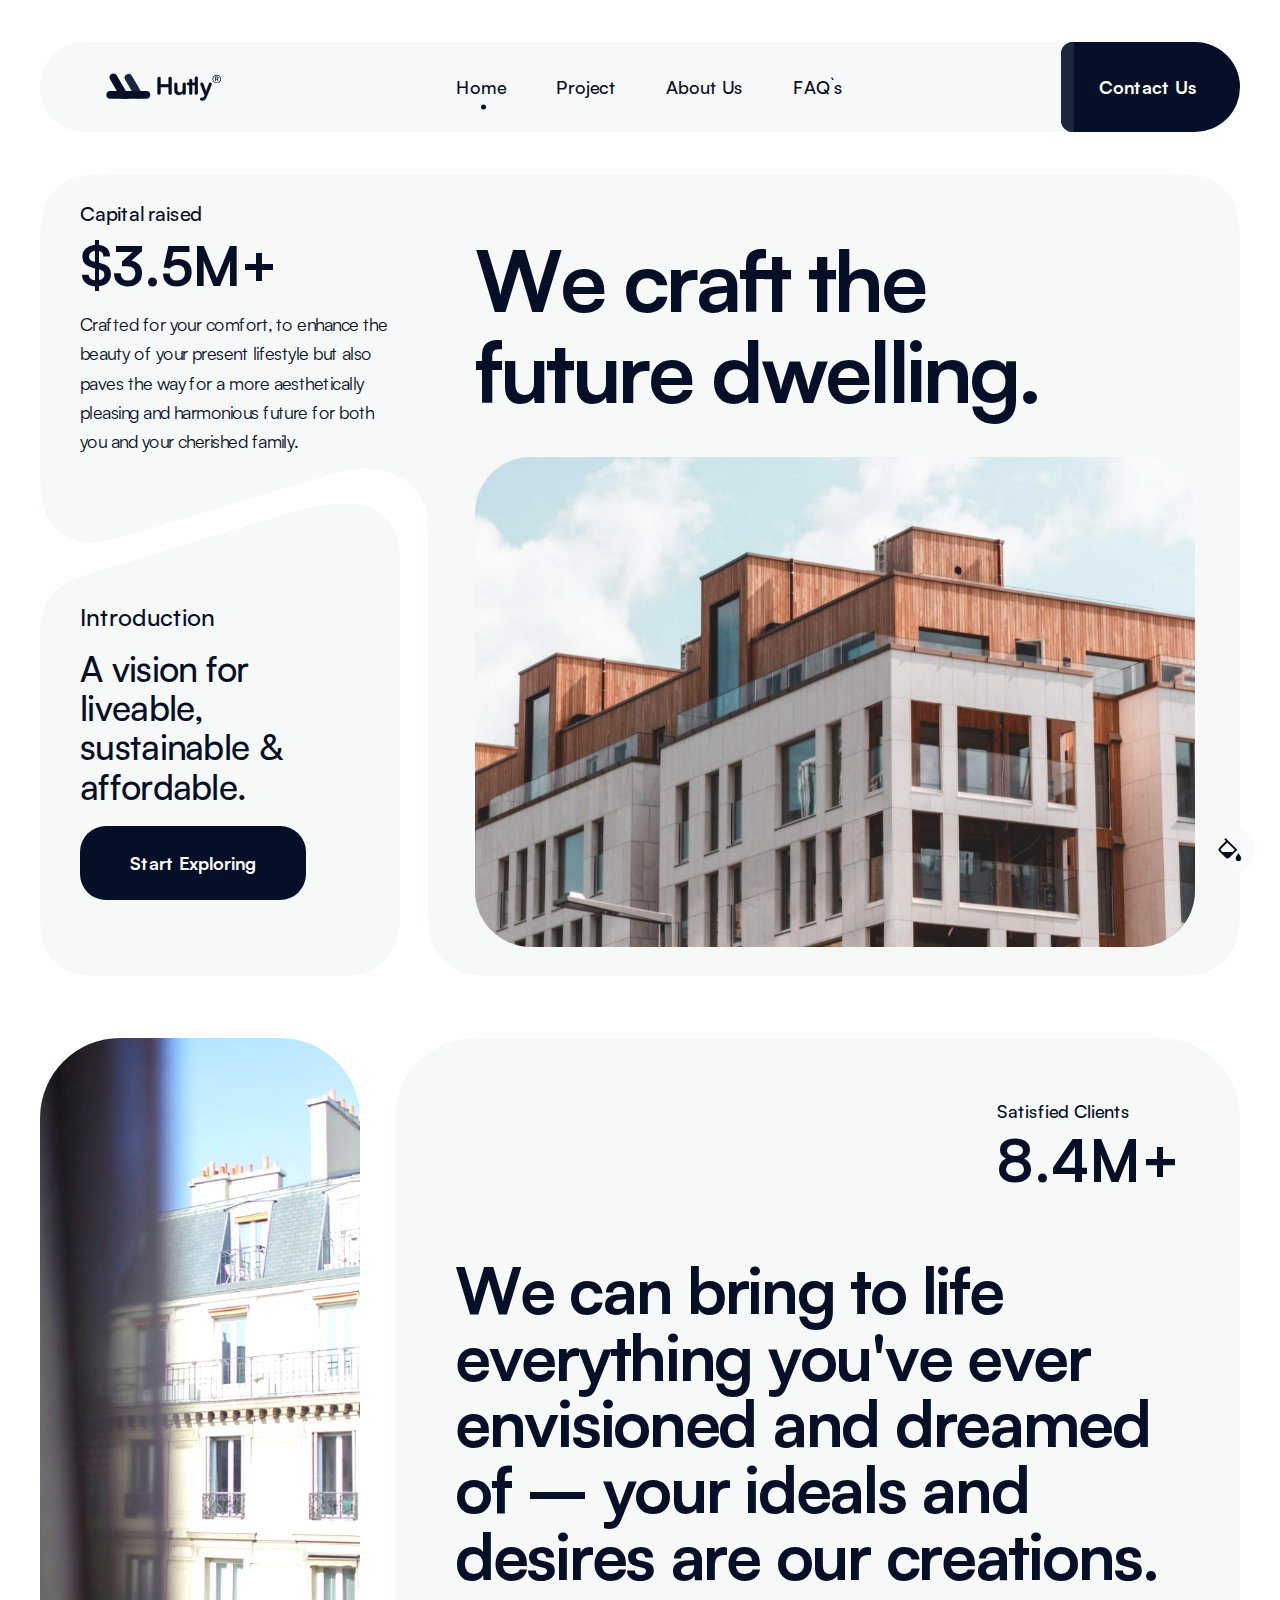
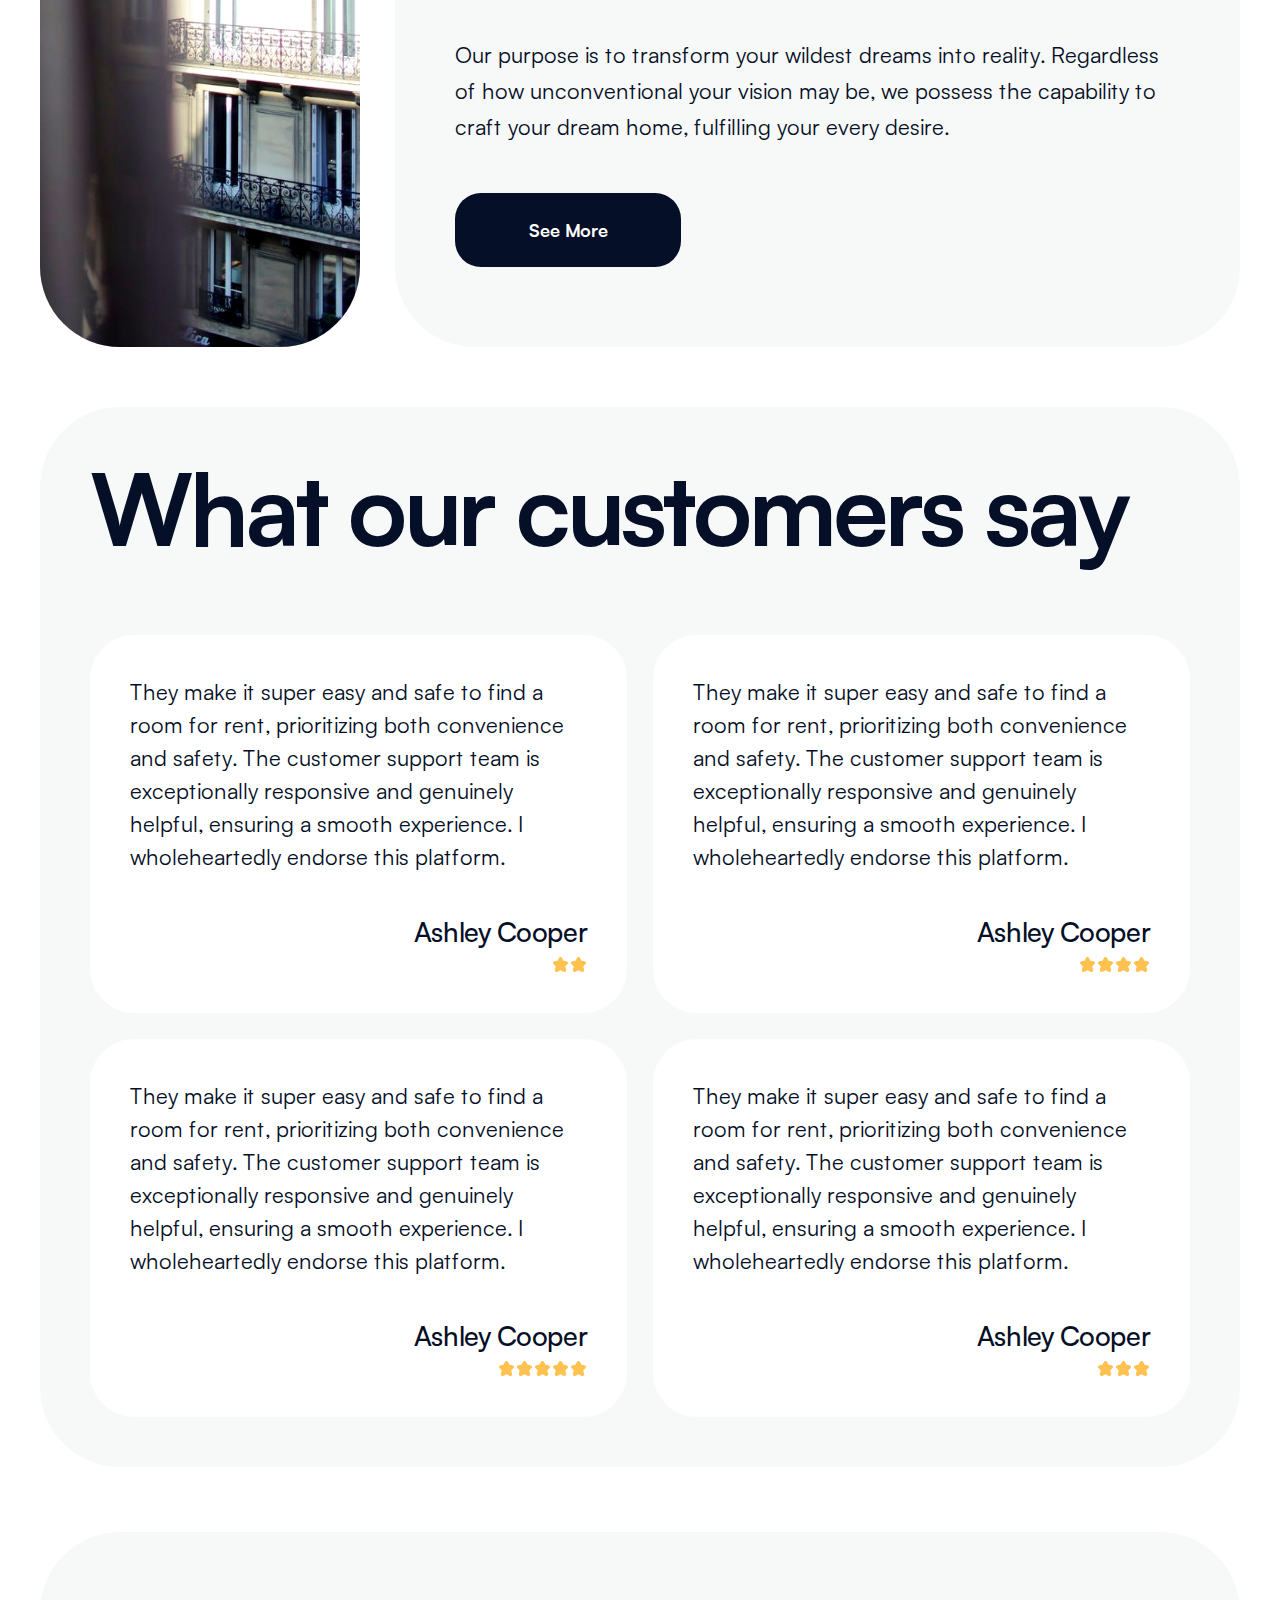
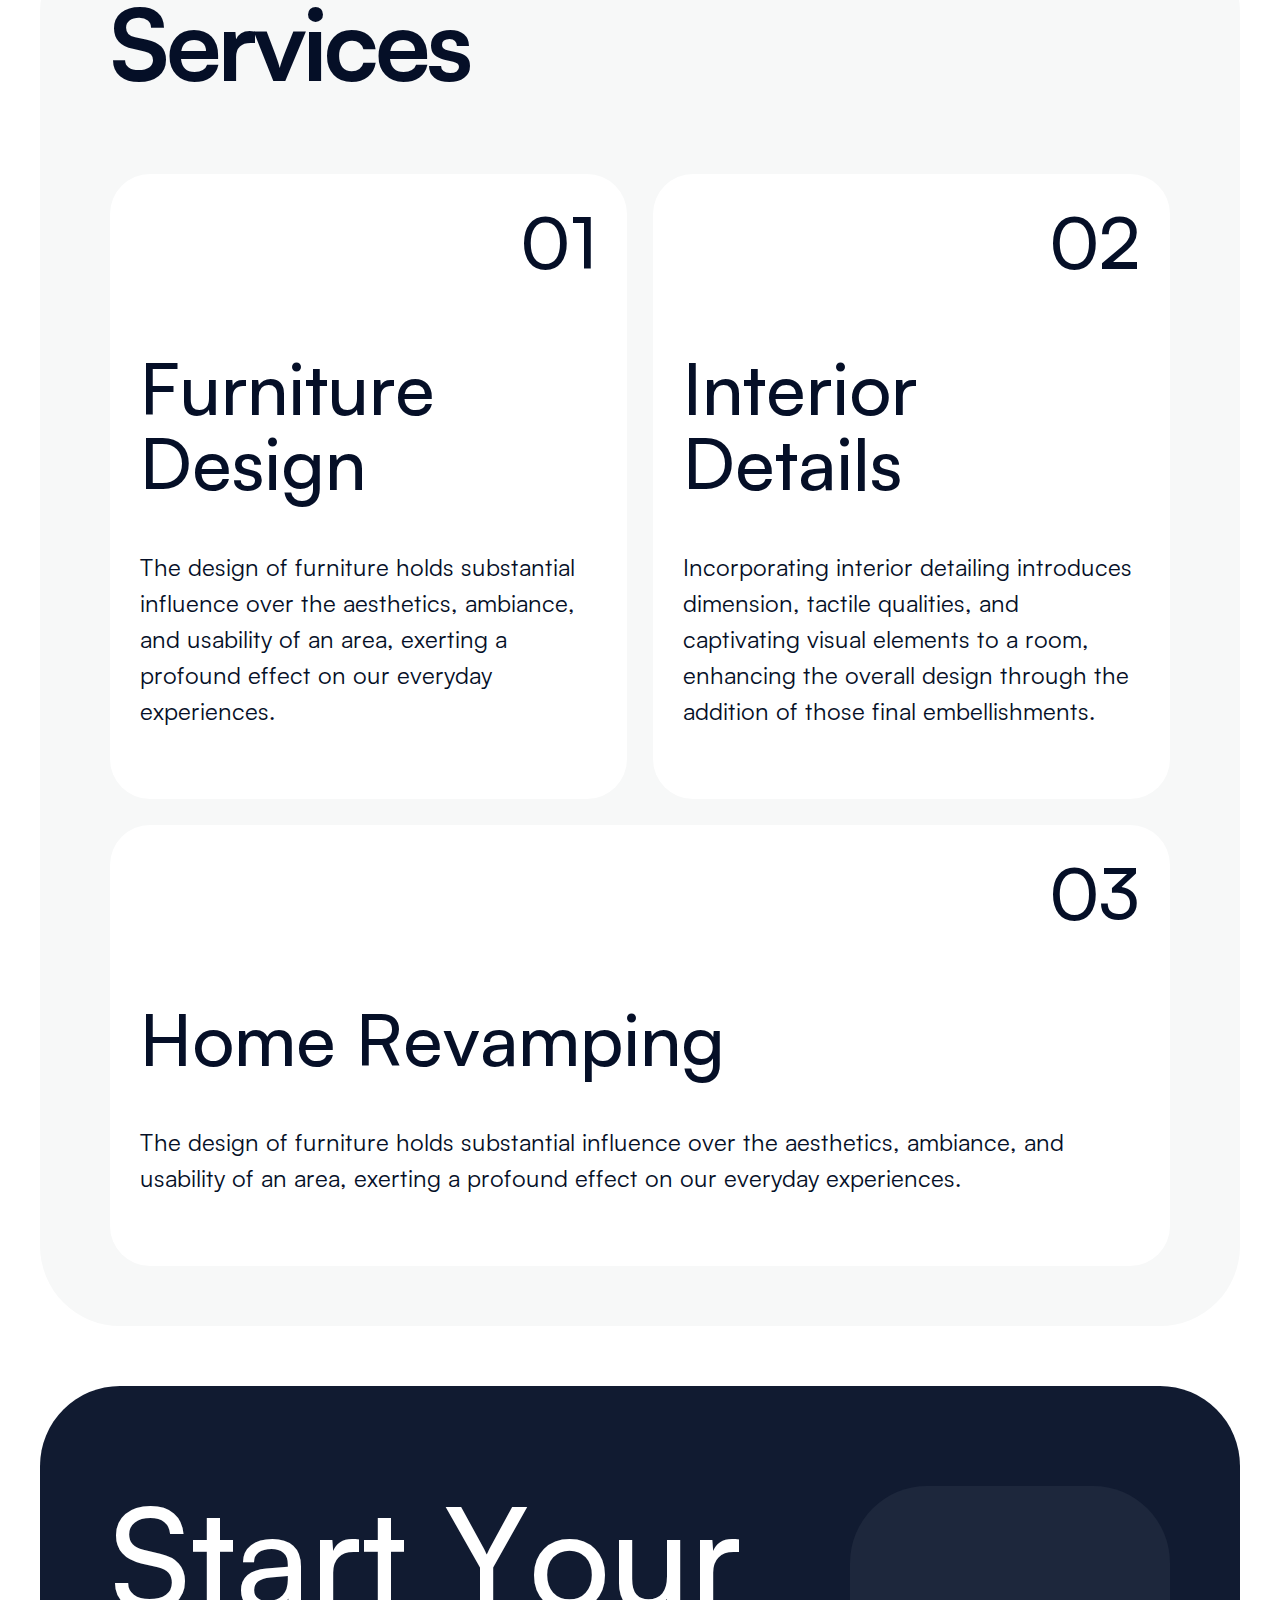
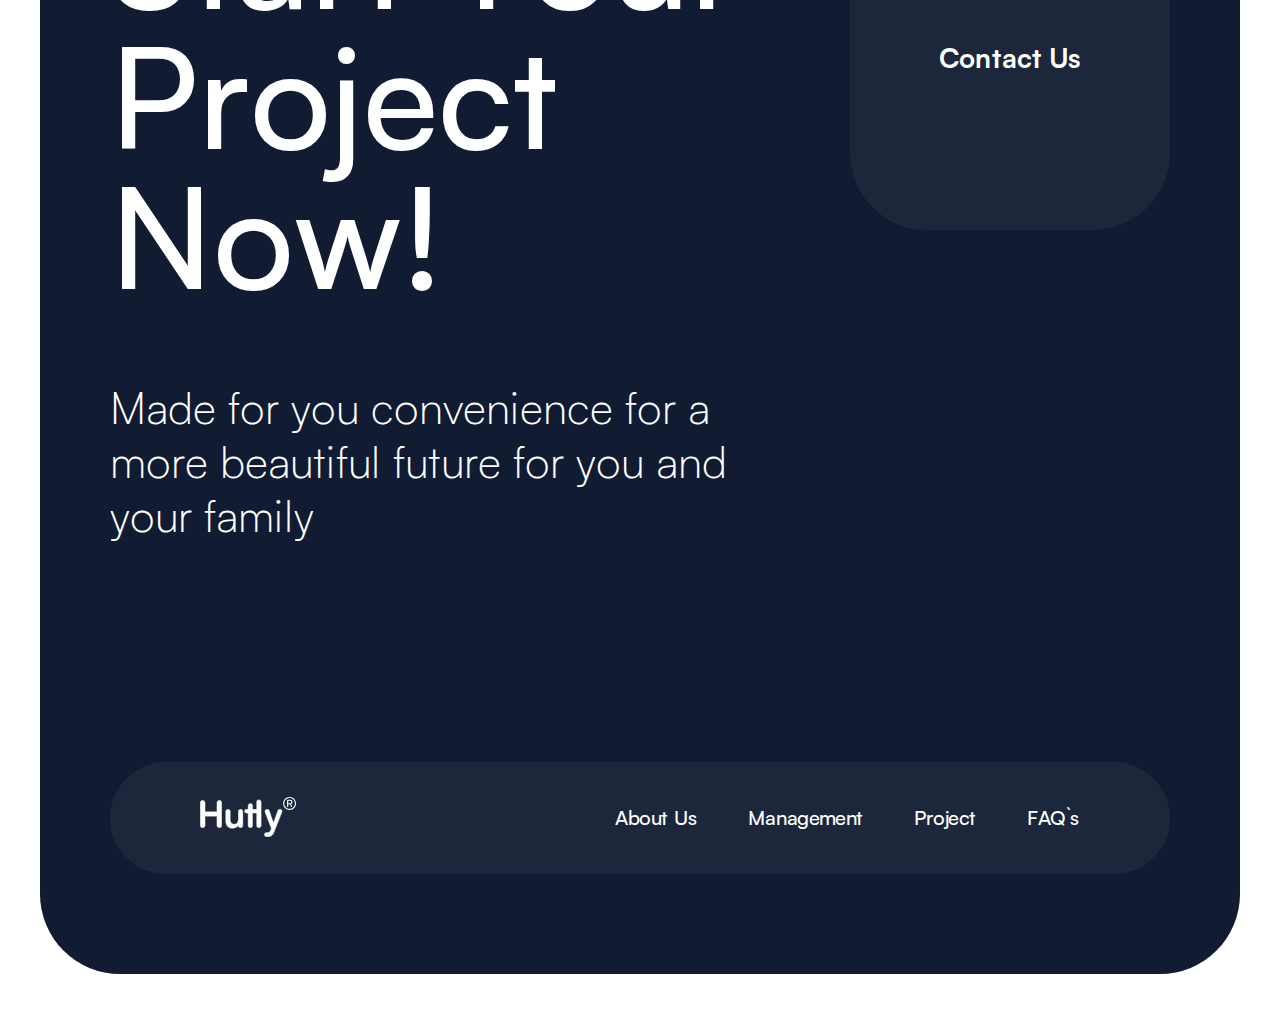
<file: layouts/Hutly/index.html>
<!DOCTYPE html><html lang="en"><head><meta charset="UTF-8"><meta name="viewport" content="width=device=width, initial-scale=1, minimum-scale=1, maximum-scale=1"><link rel="shortcut icon" href="img/favicons/favicon.png" type="image/x-icon"><link rel="stylesheet" href="js/plugins/lenis/lenis.css"><link rel="stylesheet" href="css/style.css"><title>_KRS999</title></head><body data-theme="dar"><header class="header"><div class="container"><div class="header__wrap"> <a href="#" class="global__logo logo header__logo"><img src="img/logo.svg" alt="Logo" class="header__logo-img"></a><nav class="header__nav"><ul class="header__nav-list"><li class="header__nav-item"> <a href="#" class="header__nav-link header__nav-link--active">Home</a></li><li class="header__nav-item"> <a href="#" class="header__nav-link">Project</a></li><li class="header__nav-item"> <a href="#" class="header__nav-link">About Us</a></li><li class="header__nav-item"> <a href="#" class="header__nav-link">FAQ`s</a></li></ul> <button class="header__close global__btn-min"><svg class="svg-icon svg-icon__close"><use href="img/svgsprites/sprite.svg#close"></use></button></nav> <button class="header__menu global__btn-min"><svg class="svg-icon svg-icon__menu"><use href="img/svgsprites/sprite.svg#menu"></use></button> <button class="header__contact"> Contact us<svg class="svg-icon svg-icon__contact header__contact-menu"><use href="img/svgsprites/sprite.svg#contact"></use></svg></button></div></div></header><main class="main" id="main"><section class="hero"><div class="container hero__wrap"><div class="hero__items"><div class="hero__item hero__item--small"> <span class="hero__item-capital">Capital raised</span> <span class="hero__item-sum">$3.5M+</span><p class="hero__item-txt"> Crafted for your comfort, to enhance the beauty of your present lifestyle but also paves the way for a more aesthetically pleasing and harmonious future for both you and your cherished family.</p></div><div class="hero__item hero__item--big"><h1 class="hero__item-title"> We craft the future dwelling.</h1> <img srcset="img/craft.jpeg 1x, img/craft@2x.jpeg 2x" alt="Image" class="hero__item-img"></div><div class="hero__item hero__item--large"> <span class="hero__item-intro">Introduction</span><p class="hero__item-subtitle"> A vision for liveable, sustainable & affordable.</p> <a href="#" class="global__btn hero__item-btn">Start Exploring</a></div></div></div></section><section class="offer"><div class="container offer__wrap"><div class="offer__item"> <img srcset="img/offer.jpeg 1x, img/offer@2x.jpeg 2x" alt="Image" class="offer__item-img"></div><div class="offer__item"><div class="offer__item-center"><div class="offer__clients"><p> Satisfied Clients</p> <span>8.4M+</span></div><h2 class="offer__item-desc"> We can bring to life everything you've ever envisioned and dreamed of – your ideals and desires are our creations.</h2><p class="offer__item-subtitle"> Our purpose is to transform your wildest dreams into reality. Regardless of how unconventional your vision may be, we possess the capability to craft your dream home, fulfilling your every desire.</p> <a href="#" class="global__btn offer__item-btn">See More</a></div></div></div></section><section class="customers"><div class="container"><div class="customers__items"><div class="customers__slider"><div class="customers__item customers__item-big"><h1 class="customers__title"> What our customers say</h1></div><div class="customers__item"><div class="customers__item-inner"><p class="customers__item-comment"> They make it super easy and safe to find a room for rent, prioritizing both convenience and safety. The customer support team is exceptionally responsive and genuinely helpful, ensuring a smooth experience. I wholeheartedly endorse this platform.</p><div class="customers__user"> <a href="#" class="customers__user-name">Ashley Cooper</a><div class="customers__user-rate" data-rate="2"><span></span></div></div></div></div><div class="customers__item"><div class="customers__item-inner"><p class="customers__item-comment"> They make it super easy and safe to find a room for rent, prioritizing both convenience and safety. The customer support team is exceptionally responsive and genuinely helpful, ensuring a smooth experience. I wholeheartedly endorse this platform.</p><div class="customers__user"> <a href="#" class="customers__user-name">Ashley Cooper</a><div class="customers__user-rate" data-rate="4"><span></span></div></div></div></div><div class="customers__item"><div class="customers__item-inner"><p class="customers__item-comment"> They make it super easy and safe to find a room for rent, prioritizing both convenience and safety. The customer support team is exceptionally responsive and genuinely helpful, ensuring a smooth experience. I wholeheartedly endorse this platform.</p><div class="customers__user"> <a href="#" class="customers__user-name">Ashley Cooper</a><div class="customers__user-rate" data-rate="5"><span></span></div></div></div></div><div class="customers__item"><div class="customers__item-inner"><p class="customers__item-comment"> They make it super easy and safe to find a room for rent, prioritizing both convenience and safety. The customer support team is exceptionally responsive and genuinely helpful, ensuring a smooth experience. I wholeheartedly endorse this platform.</p><div class="customers__user"> <a href="#" class="customers__user-name">Ashley Cooper</a><div class="customers__user-rate" data-rate="3"><span></span></div></div></div></div></div></div></div></section><section class="service"><div class="container"><div class="service__wrap"><h2 class="service__title"> Services</h2><div class="service__items service__slider"><div class="service__item"><div class="service__item-inner"> <span class="service__item-num">01</span><h2 class="service__item-desc"> Furniture Design</h2><p class="service__item-txt"> The design of furniture holds substantial influence over the aesthetics, ambiance, and usability of an area, exerting a profound effect on our everyday experiences.</p></div></div><div class="service__item"><div class="service__item-inner"> <span class="service__item-num">02</span><h2 class="service__item-desc"> Interior Details</h2><p class="service__item-txt"> Incorporating interior detailing introduces dimension, tactile qualities, and captivating visual elements to a room, enhancing the overall design through the addition of those final embellishments.</p></div></div><div class="service__item"><div class="service__item-inner"> <span class="service__item-num">03</span><h2 class="service__item-desc"> Home Revamping</h2><p class="service__item-txt"> The design of furniture holds substantial influence over the aesthetics, ambiance, and usability of an area, exerting a profound effect on our everyday experiences.</p></div></div></div></div></div></section></main><footer class="footer"><div class="container"><div class="footer__wrap"><div class="footer__top"><div class="footer__top-titles"><h2 class="footer__top-title"> Start Your Project Now!</h2><p class="footer__top-txt"> Made for you convenience for a more beautiful future for you and your family</p></div> <a href="#" class="global__btn footer__top-btn">Contact us</a></div><div class="footer__bottom"> <a href="#" class="global__logo footer__logo"><img src="img/footer-logo.svg" alt="Logo"></a><nav class="footer__nav"><ul class="footer__nav-list"><li class="footer__nav-item"> <a href="#" class="footer__nav-link">About Us</a></li><li class="footer__nav-item"> <a href="#" class="footer__nav-link">Management</a></li><li class="footer__nav-item"> <a href="#" class="footer__nav-link">Project</a></li><li class="footer__nav-item"> <a href="#" class="footer__nav-link">FAQ`s</a></li></ul></nav></div></div></div> <button class="theme global__btn-min"><svg class="svg-icon svg-icon__theme"><use href="img/svgsprites/sprite.svg#theme"></use></button></footer><script src="https://ajax.googleapis.com/ajax/libs/jquery/3.6.0/jquery.min.js"></script><script src="js/plugins/gsap/gsap.min.js"></script><script src="js/plugins/gsap/ScrollTrigger.min.js"></script><script src="js/plugins/lenis/lenis.min.js"></script><script src="js/plugins/slick/slick.js"></script><script src="js/index.js"></script></body></html>
</file>
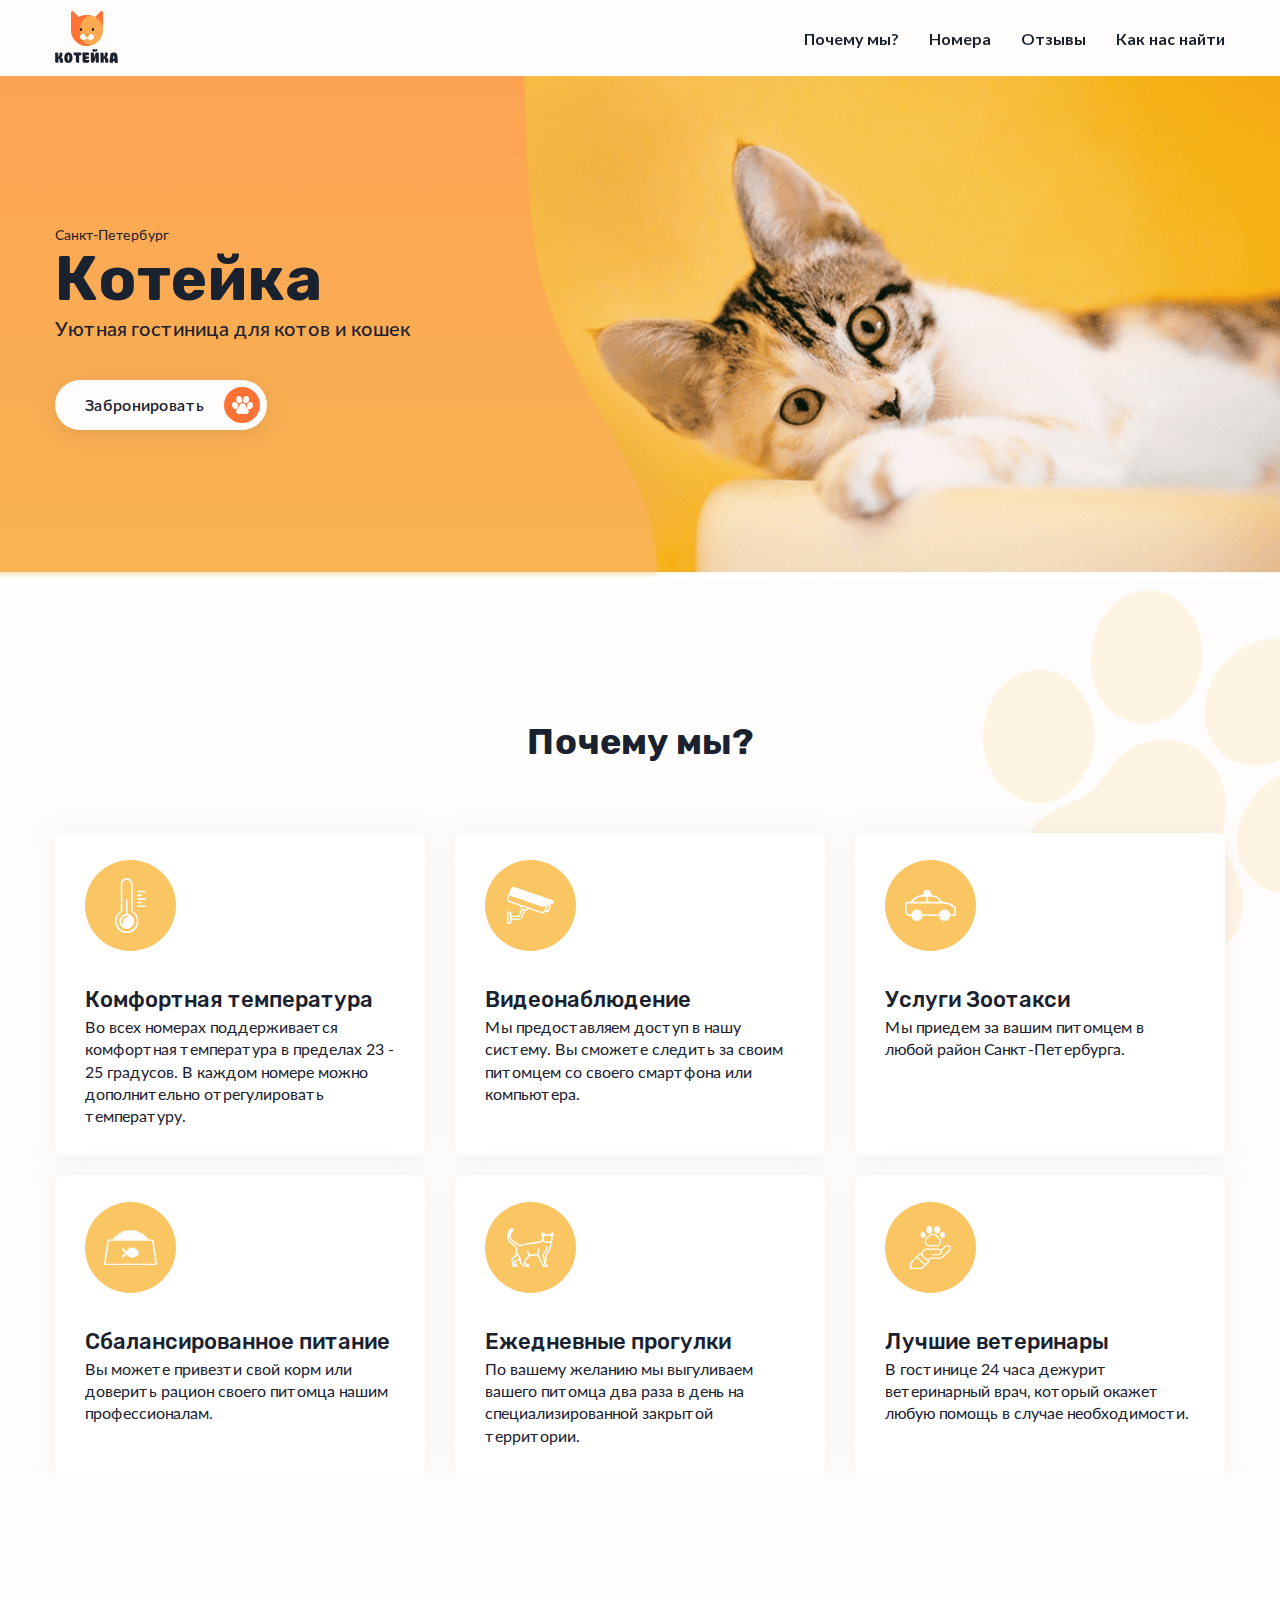
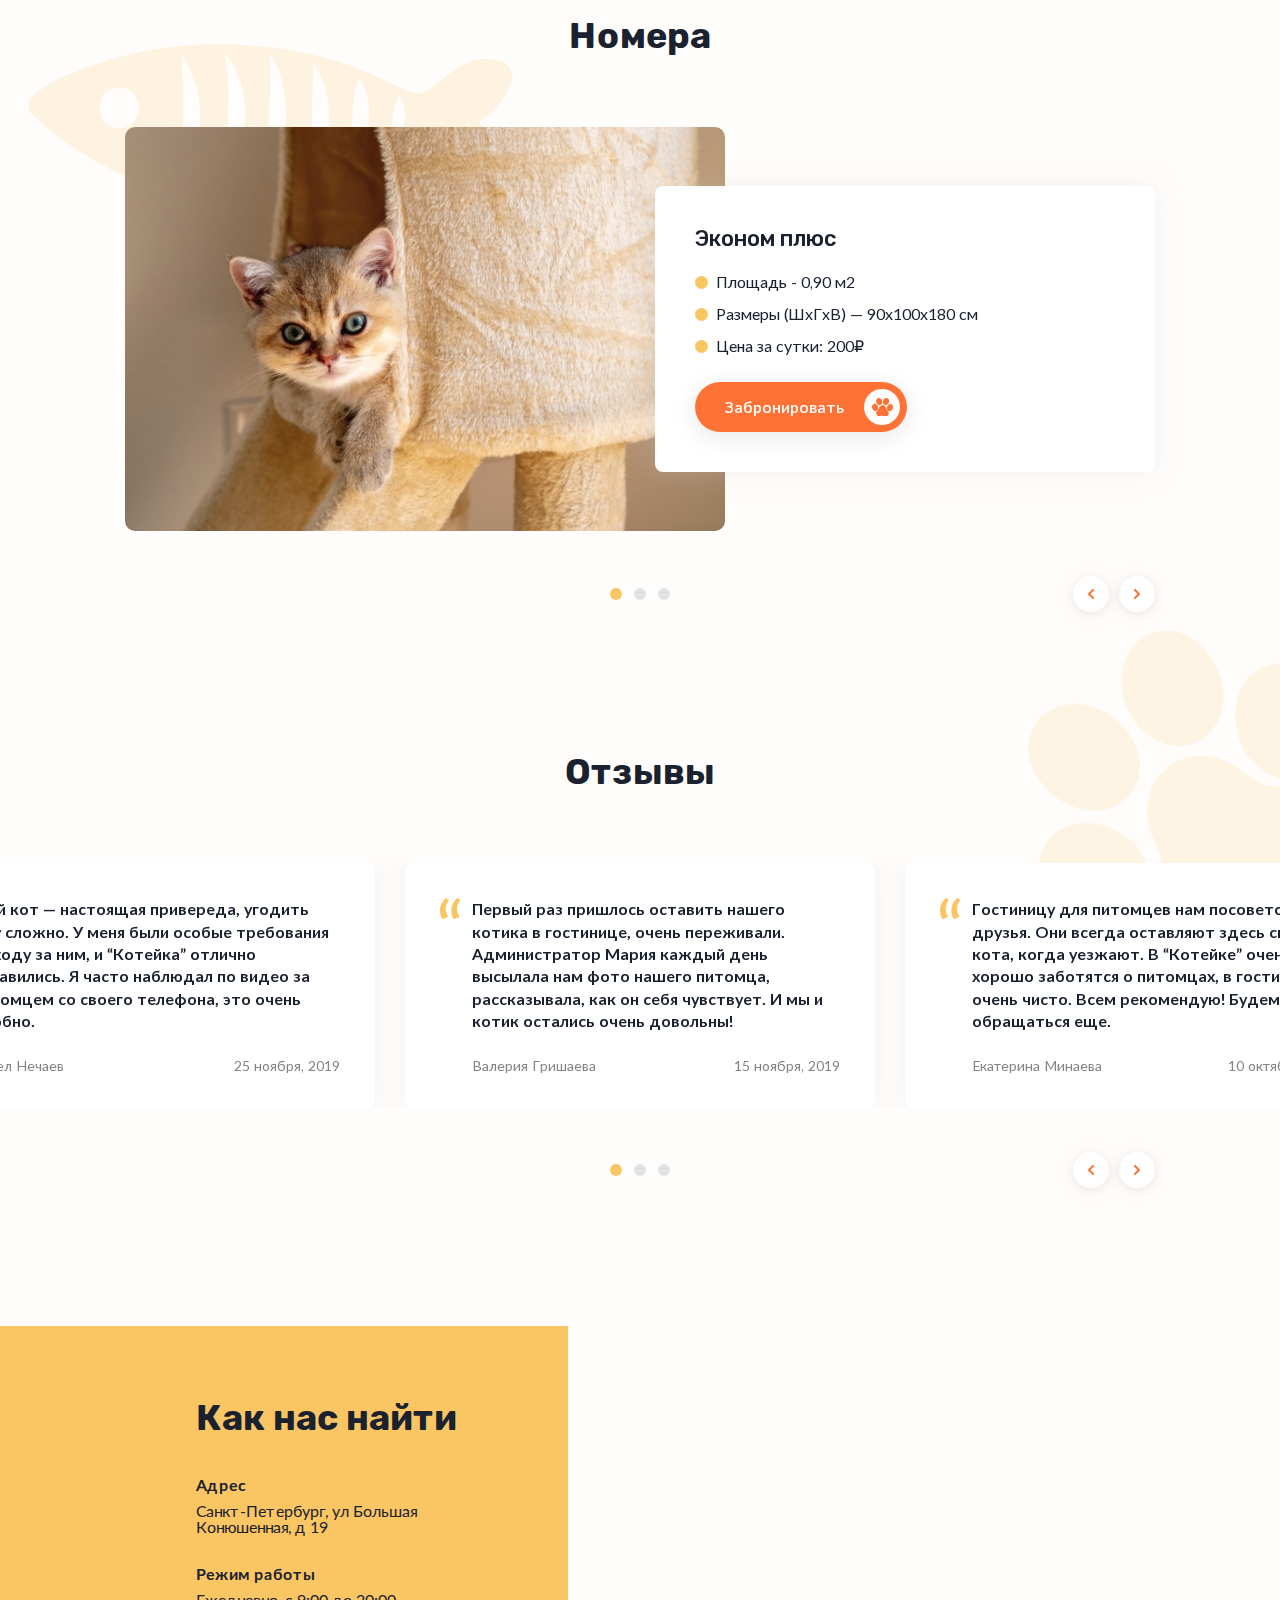
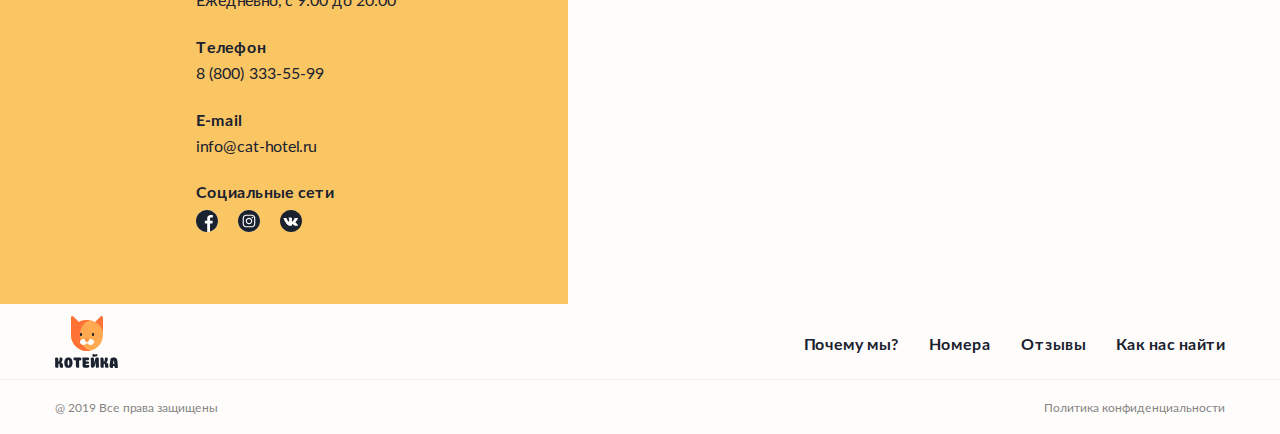
<file: layouts/Koteyka/index.html>
<!DOCTYPE html><html lang="en"><head><meta charset="UTF-8"><meta name="viewport" content="width=device=width, initial-scale=1, minimum-scale=1, maximum-scale=1"><link rel="shortcut icon" href="img/favicons/favicon.png" type="image/x-icon"><link rel="stylesheet" href="css/style.css"><title>_KRS999</title></head><body><header class="header"><div class="container"><div class="header__wrap"> <a href="#" class="logo header__logo"><img src="img/logo.svg" alt="логотип"></a><nav class="nav header__nav"><ul class="nav__list header__nav-list"><li class="nav__item header__nav-item"> <a href="#whyus" class="nav__link header__nav-link">Почему мы?</a></li><li class="nav__item header__nav-item"> <a href="#numbers" class="nav__link header__nav-link">Номера</a></li><li class="nav__item header__nav-item"> <a href="#comment" class="nav__link header__nav-link">Отзывы</a></li><li class="nav__item header__nav-item"> <a href="#find" class="nav__link header__nav-link">Как нас найти</a></li></ul><div class="header__nav-mobile"> <a href="tel:88003335599" class="header__nav-phone">8 (800) 333-55-99</a><ul class="header__nav-soc"><li> <a href="#"><img src="img/icons/fs.svg" alt="Ссылка"></a></li><li> <a href="#"><img src="img/icons/in.svg" alt="Ссылка"></a></li><li> <a href="#"><img src="img/icons/vk.svg" alt="Ссылка"></a></li></ul></div></nav> <button class="header__burger"><span class="header__burger-line"></span><span class="header__burger-line"></span><span class="header__burger-line"></span></button></div></div></header><main class="main" id="main"><section class="hero"><div class="container"><div class="hero__wrap"> <span class="hero__city">Санкт-Петербург</span><h1 class="hero__title"> Котейка</h1><p class="hero__subtitle"> Уютная гостиница для котов и кошек</p> <a href="#" class="hero__btn global__btn">Забронировать <span class="hero__btn-icon global__btn-icon"><svg class="icon icon-paw"><use href="img/svgsprites/sprite.svg#paw"></use></svg></span></a></div></div></section><section id="whyus" class="whyus"><div class="container"><div class="whyus__wrap"><h2 class="whyus__title global__title"> Почему мы?</h2><div class="whyus__items"><div class="whyus__item"> <span class="whyus__item-icon"><img src="img/icons/icon-1.svg" alt="Иконка"></span> <span class="whyus__item-desc">Комфортная температура</span><p class="whyus__item-txt"> Во всех номерах поддерживается комфортная температура в пределах 23 - 25 градусов. В каждом номере можно дополнительно отрегулировать температуру.</p></div><div class="whyus__item"> <span class="whyus__item-icon"><img src="img/icons/icon-2.svg" alt="Иконка"></span> <span class="whyus__item-desc">Видеонаблюдение</span><p class="whyus__item-txt"> Мы предоставляем доступ в нашу систему. Вы сможете следить за своим питомцем со своего смартфона или компьютера.</p></div><div class="whyus__item"> <span class="whyus__item-icon"><img src="img/icons/icon-3.svg" alt="Иконка"></span> <span class="whyus__item-desc">Услуги Зоотакси</span><p class="whyus__item-txt"> Мы приедем за вашим питомцем в любой район Санкт-Петербурга.</p></div><div class="whyus__item"> <span class="whyus__item-icon"><img src="img/icons/icon-4.svg" alt="Иконка"></span> <span class="whyus__item-desc">Сбалансированное питание</span><p class="whyus__item-txt"> Вы можете привезти свой корм или доверить рацион своего питомца нашим профессионалам.</p></div><div class="whyus__item"> <span class="whyus__item-icon"><img src="img/icons/icon-5.svg" alt="Иконка"></span> <span class="whyus__item-desc">Ежедневные прогулки</span><p class="whyus__item-txt"> По вашему желанию мы выгуливаем вашего питомца два раза в день на специализированной закрытой территории.</p></div><div class="whyus__item"> <span class="whyus__item-icon"><img src="img/icons/icon-6.svg" alt="Иконка"></span> <span class="whyus__item-desc">Лучшие ветеринары</span><p class="whyus__item-txt"> В гостинице 24 часа дежурит ветеринарный врач, который окажет любую помощь в случае необходимости.</p></div></div></div></div></section><section id="numbers" class="numbers"><div class="container"><div class="numbers__wrap"><h2 class="numbers__title global__title"> Номера</h2><div class="numbers__slider"><div class="numbers__inner"><div class="numbers__inner-center"><div class="numbers__inner-left"> <img src="img/img-1.jpeg" alt="Картинка" class="numbers__inner-img"></div><div class="numbers__inner-right"> <span class="numbers__desc">Эконом плюс</span><ul class="numbers__list"><li class="numbers__list-item"> Площадь - 0,90 м2</li><li class="numbers__list-item"> Размеры (ШхГхВ) — 90х100х180 см</li><li class="numbers__list-item"> Цена за сутки: 200₽</li></ul> <a href="#" class="numbers__btn global__btn global__btn-orange">Забронировать <span class="hero__btn-icon global__btn-icon"><svg class="icon icon-paw"><use href="img/svgsprites/sprite.svg#paw"></use></svg></span></a></div></div></div><div class="numbers__inner"><div class="numbers__inner-center"><div class="numbers__inner-left"> <img src="img/img-2.jpeg" alt="Картинка" class="numbers__inner-img"></div><div class="numbers__inner-right"> <span class="numbers__desc">Комфорт</span><ul class="numbers__list"><li class="numbers__list-item"> Площадь - 1,13 м2</li><li class="numbers__list-item"> Размеры (ШхГхВ) - 100х125х180 см</li><li class="numbers__list-item"> Цена за сутки: 250₽</li></ul> <a href="#" class="numbers__btn global__btn global__btn-orange">Забронировать <span class="hero__btn-icon global__btn-icon"><svg class="icon icon-paw"><use href="img/svgsprites/sprite.svg#paw"></use></svg></span></a></div></div></div><div class="numbers__inner"><div class="numbers__inner-center"><div class="numbers__inner-left"> <img src="img/img-3.jpeg" alt="Картинка" class="numbers__inner-img"></div><div class="numbers__inner-right"> <span class="numbers__desc">Сьют</span><ul class="numbers__list"><li class="numbers__list-item"> Площадь - 1,56 м2</li><li class="numbers__list-item"> Размеры (ШхГхВ) - 125х125х180 см</li><li class="numbers__list-item"> Цена за сутки: 350₽</li></ul> <a href="#" class="numbers__btn global__btn global__btn-orange">Забронировать <span class="hero__btn-icon global__btn-icon"><svg class="icon icon-paw"><use href="img/svgsprites/sprite.svg#paw"></use></svg></span></a></div></div></div></div><div class="global__slider-bar numbers__slider-bar"><div class="global__slider-dots numbers__slider-dots"></div><div class="global__slider-btns numbers__slider-btns"></div></div></div></div></section><section id="comment" class="comment"><h2 class="comment__title global__title"> Отзывы</h2><div class="comment__slider"><div class="comment__item"><p class="comment__item-txt"> Первый раз пришлось оставить нашего котика в гостинице, очень переживали. Администратор Мария каждый день высылала нам фото нашего питомца, рассказывала, как он себя чувствует. И мы и котик остались очень довольны!</p><div class="comment__item-list"> <span class="comment__item-name">Валерия Гришаева</span> <span class="comment__item-data">15 ноября, 2019</span></div></div><div class="comment__item"><p class="comment__item-txt">Гостиницу для питомцев нам посоветовали друзья. Они всегда оставляют здесь своего кота, когда уезжают. В “Котейке” очень хорошо заботятся о питомцах, в гостинице очень чисто. Всем рекомендую! Будем обращаться еще.</p><div class="comment__item-list"> <span class="comment__item-name">Екатерина Минаева</span> <span class="comment__item-data">10 октября, 2019</span></div></div><div class="comment__item"><p class="comment__item-txt">Мой кот — настоящая привереда, угодить ему сложно. У меня были особые требования к уходу за ним, и “Котейка” отлично справились. Я часто наблюдал по видео за питомцем со своего телефона, это очень удобно.</p><div class="comment__item-list"> <span class="comment__item-name">Павел Нечаев</span> <span class="comment__item-data">25 ноября, 2019</span></div></div></div><div class="container"><div class="global__slider-bar comment__slider-bar"><div class="global__slider-dots comment__slider-dots"></div><div class="global__slider-btns comment__slider-btns"></div></div></div></section><sectipn id="find" class="find"><div class="find__left"><div class="find__left-inner"><h3 class="find__left-title">Как нас найти</h3><ul class="find__left-list"><li><p class="find__desc"> Адрес</p> <span class="find__left-txt">Санкт-Петербург, ул Большая Конюшенная, д 19</span></li><li><p class="find__desc"> Режим работы</p> <span class="find__left-txt">Ежедневно, с 9:00 до 20:00</span></li><li><p class="find__desc"> Телефон</p> <a href="tel:88003335599" class="find__left-link">8 (800) 333-55-99</a></li><li><p class="find__desc"> E-mail</p> <a href="mailto:info@cat-hotel.ru" class="find__left-link">info@cat-hotel.ru</a></li></ul><p class="find__desc"> Социальные сети</p><ul class="find__left-soc"><li> <a href="#"><img src="img/icons/fs.svg" alt="Ссылка"></a></li><li> <a href="#"><img src="img/icons/in.svg" alt="Ссылка"></a></li><li> <a href="#"><img src="img/icons/vk.svg" alt="Ссылка"></a></li></ul></div></div><div class="find__right"><iframe src="https://www.google.com/maps/embed?pb=!1m18!1m12!1m3!1d577332.5661755159!2d36.72621148858134!3d55.581033531227675!2m3!1f0!2f0!3f0!3m2!1i1024!2i768!4f13.1!3m3!1m2!1s0x46b54afc73d4b0c9%3A0x3d44d6cc5757cf4c!2z0JzQvtGB0LrQstCw!5e0!3m2!1sru!2sru!4v1746139720760!5m2!1sru!2sru" style="border:0;" allowfullscreen="" loading="lazy" referrerpolicy="no-referrer-when-downgrade" class="find__right-map"></iframe></div></sectipn></main><footer class="footer"><div class="container"><div class="footer__wrap"><div class="footer__top"> <a href="#" class="logo footer__logo"><img src="img/logo.svg" alt="логотип"></a><nav class="nav footer__nav"><ul class="nav__list footer__nav-list"><li class="nav__item footer__nav-item"> <a href="#" class="nav__link footer__nav-link">Почему мы?</a></li><li class="nav__item footer__nav-item"> <a href="#" class="nav__link footer__nav-link">Номера</a></li><li class="nav__item footer__nav-item"> <a href="#" class="nav__link footer__nav-link">Отзывы</a></li><li class="nav__item footer__nav-item"> <a href="#" class="nav__link footer__nav-link">Как нас найти</a></li></ul></nav></div><div class="footer__bottom"><p class="footer__copy"> @ 2019 Все права защищены</p> <a href="#" class="footer__conf">Политика конфиденциальности</a></div></div> <button class="scroll__top"> <img src="img/icons/next.svg" alt="Иконка"></button></div></footer><script src="https://ajax.googleapis.com/ajax/libs/jquery/3.6.0/jquery.min.js"></script><script src="js/plugins/slick/slick.js"></script><script src="js/plugins/PageScroll2id/PageScroll2id.min.js"></script><script src="js/index.js"></script></body></html>
</file>
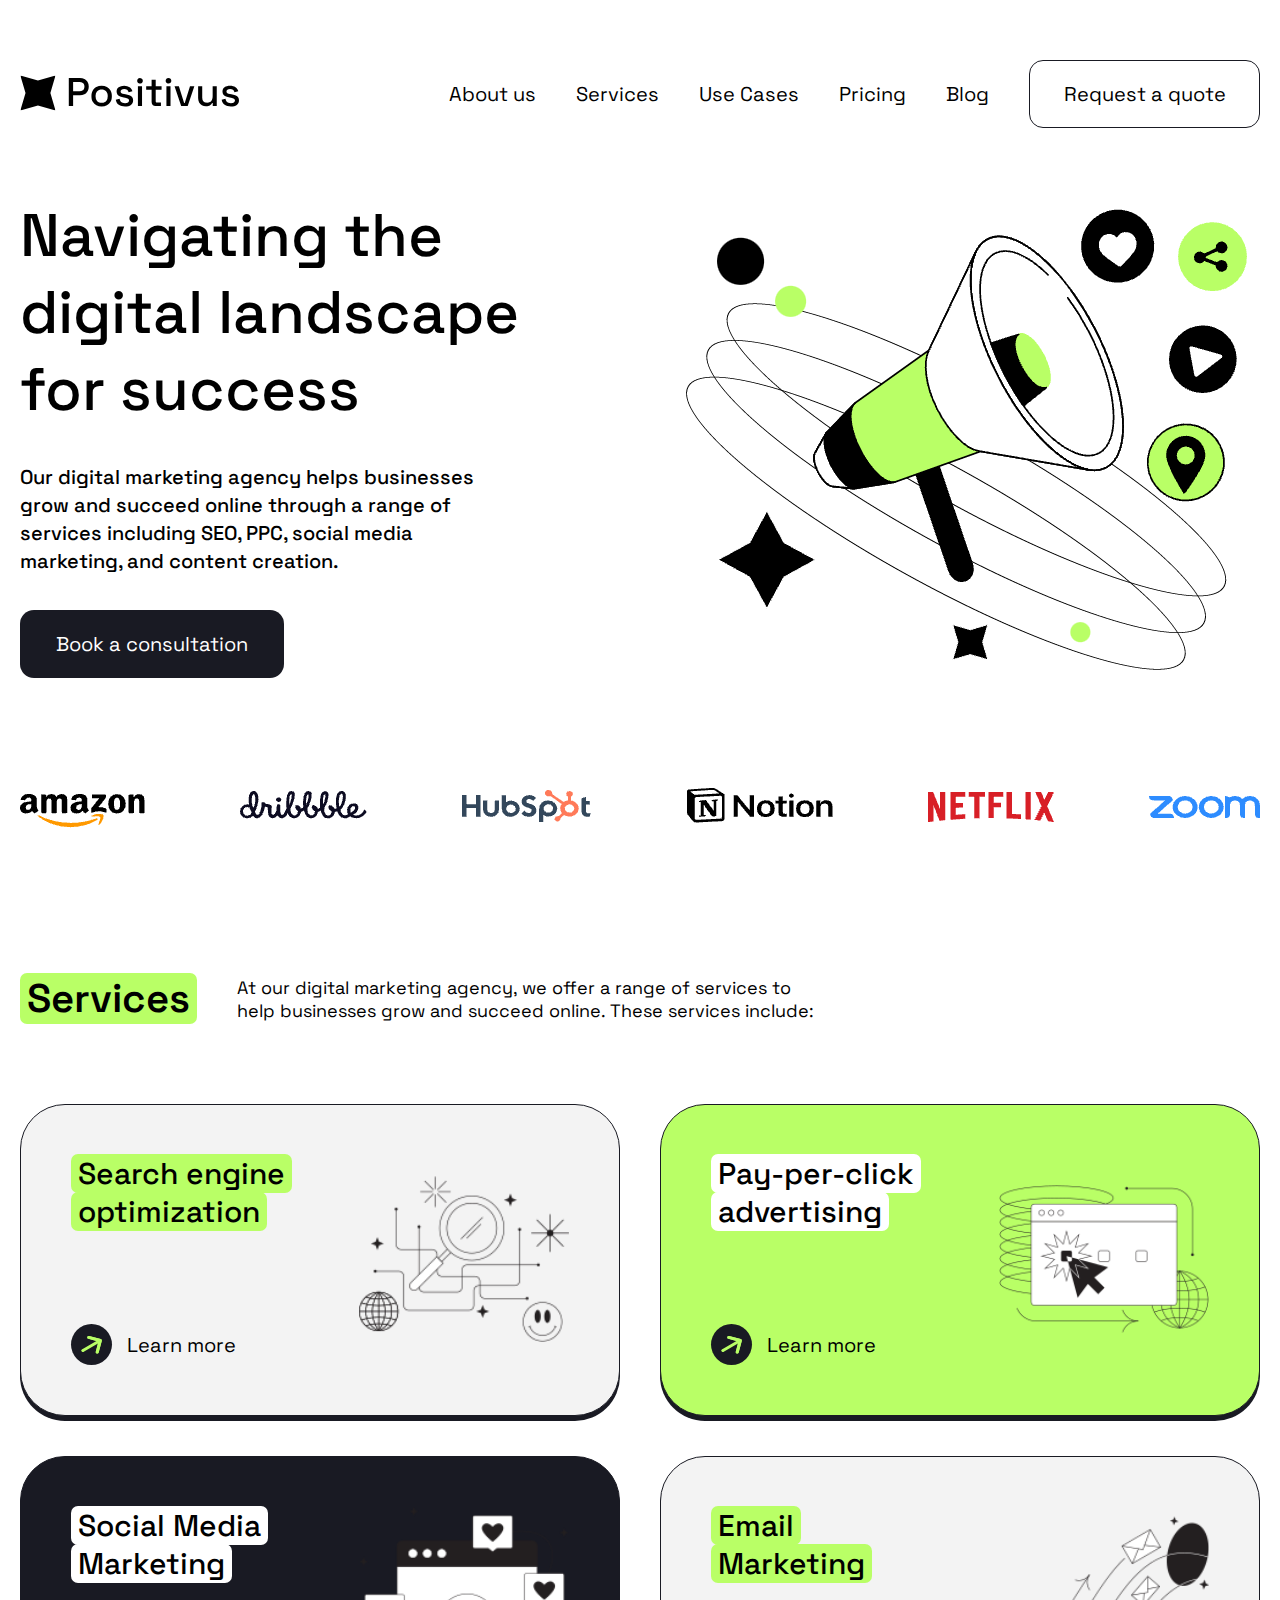
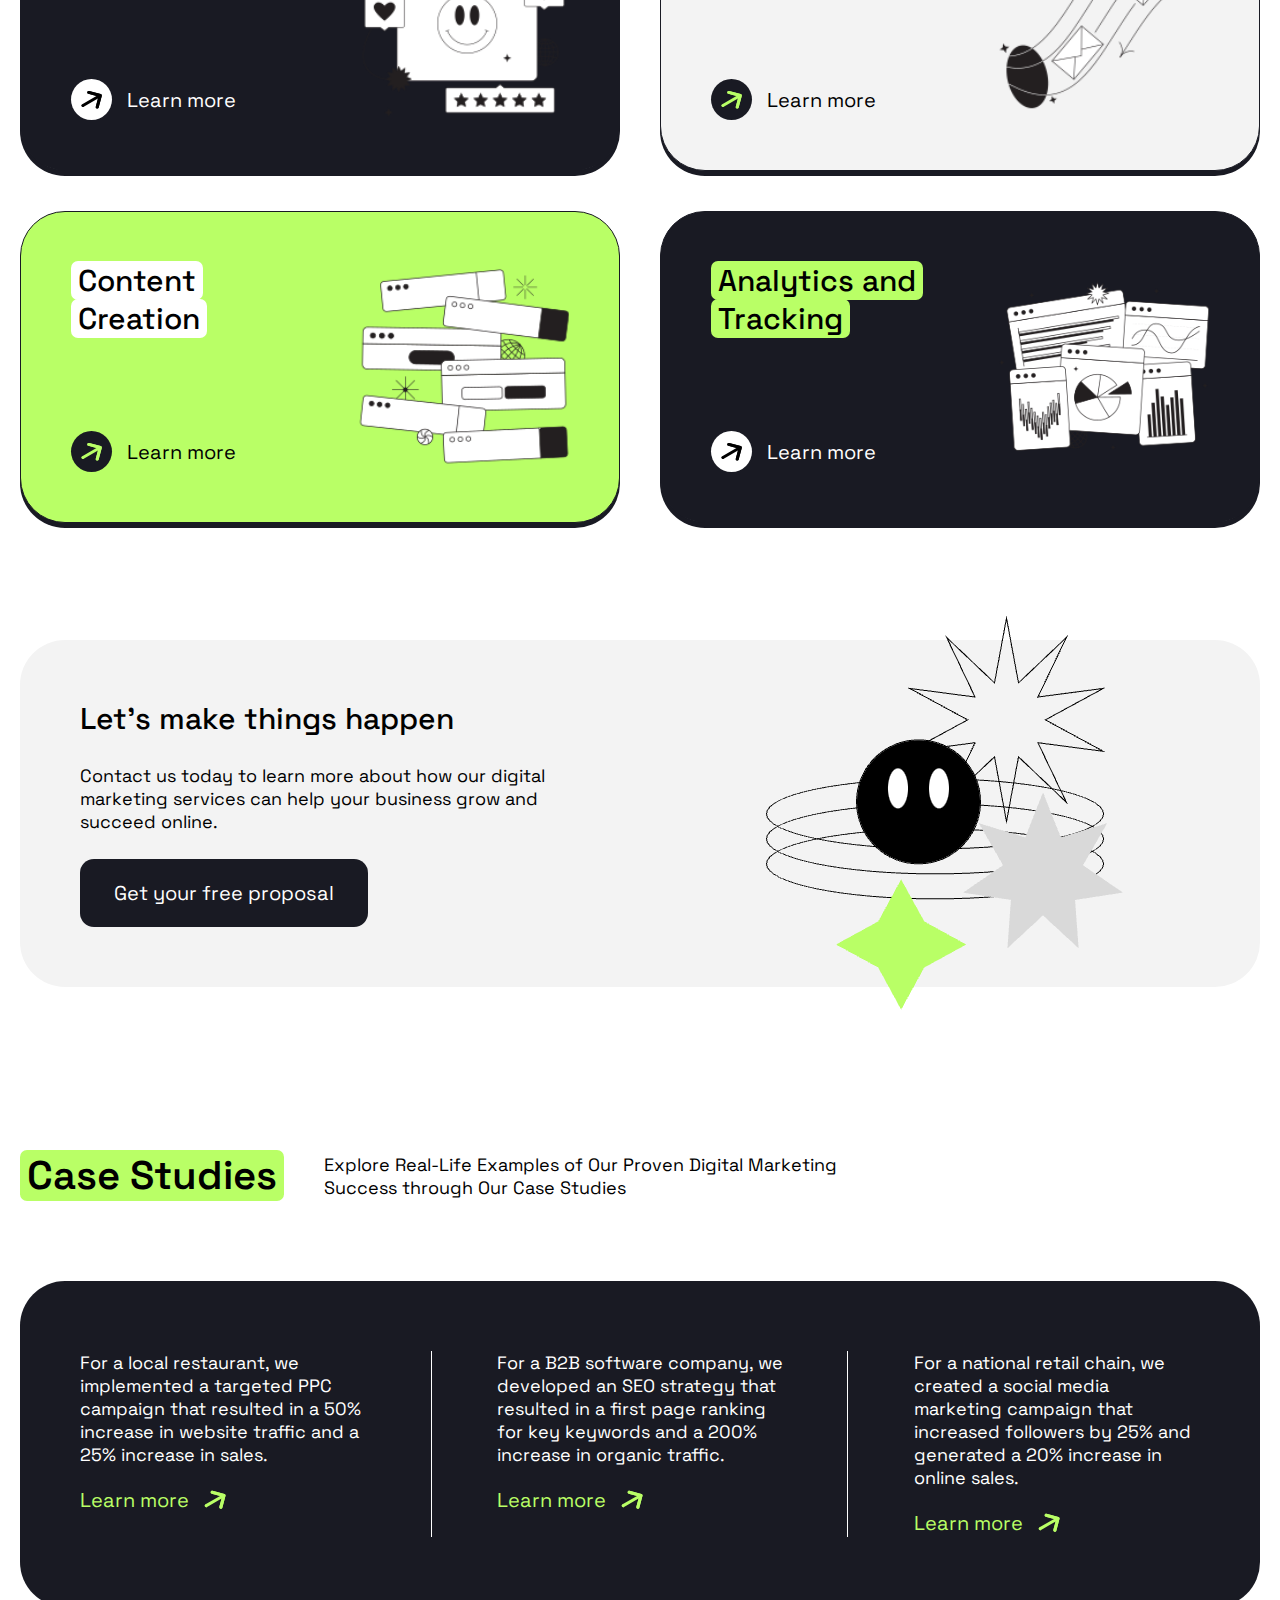
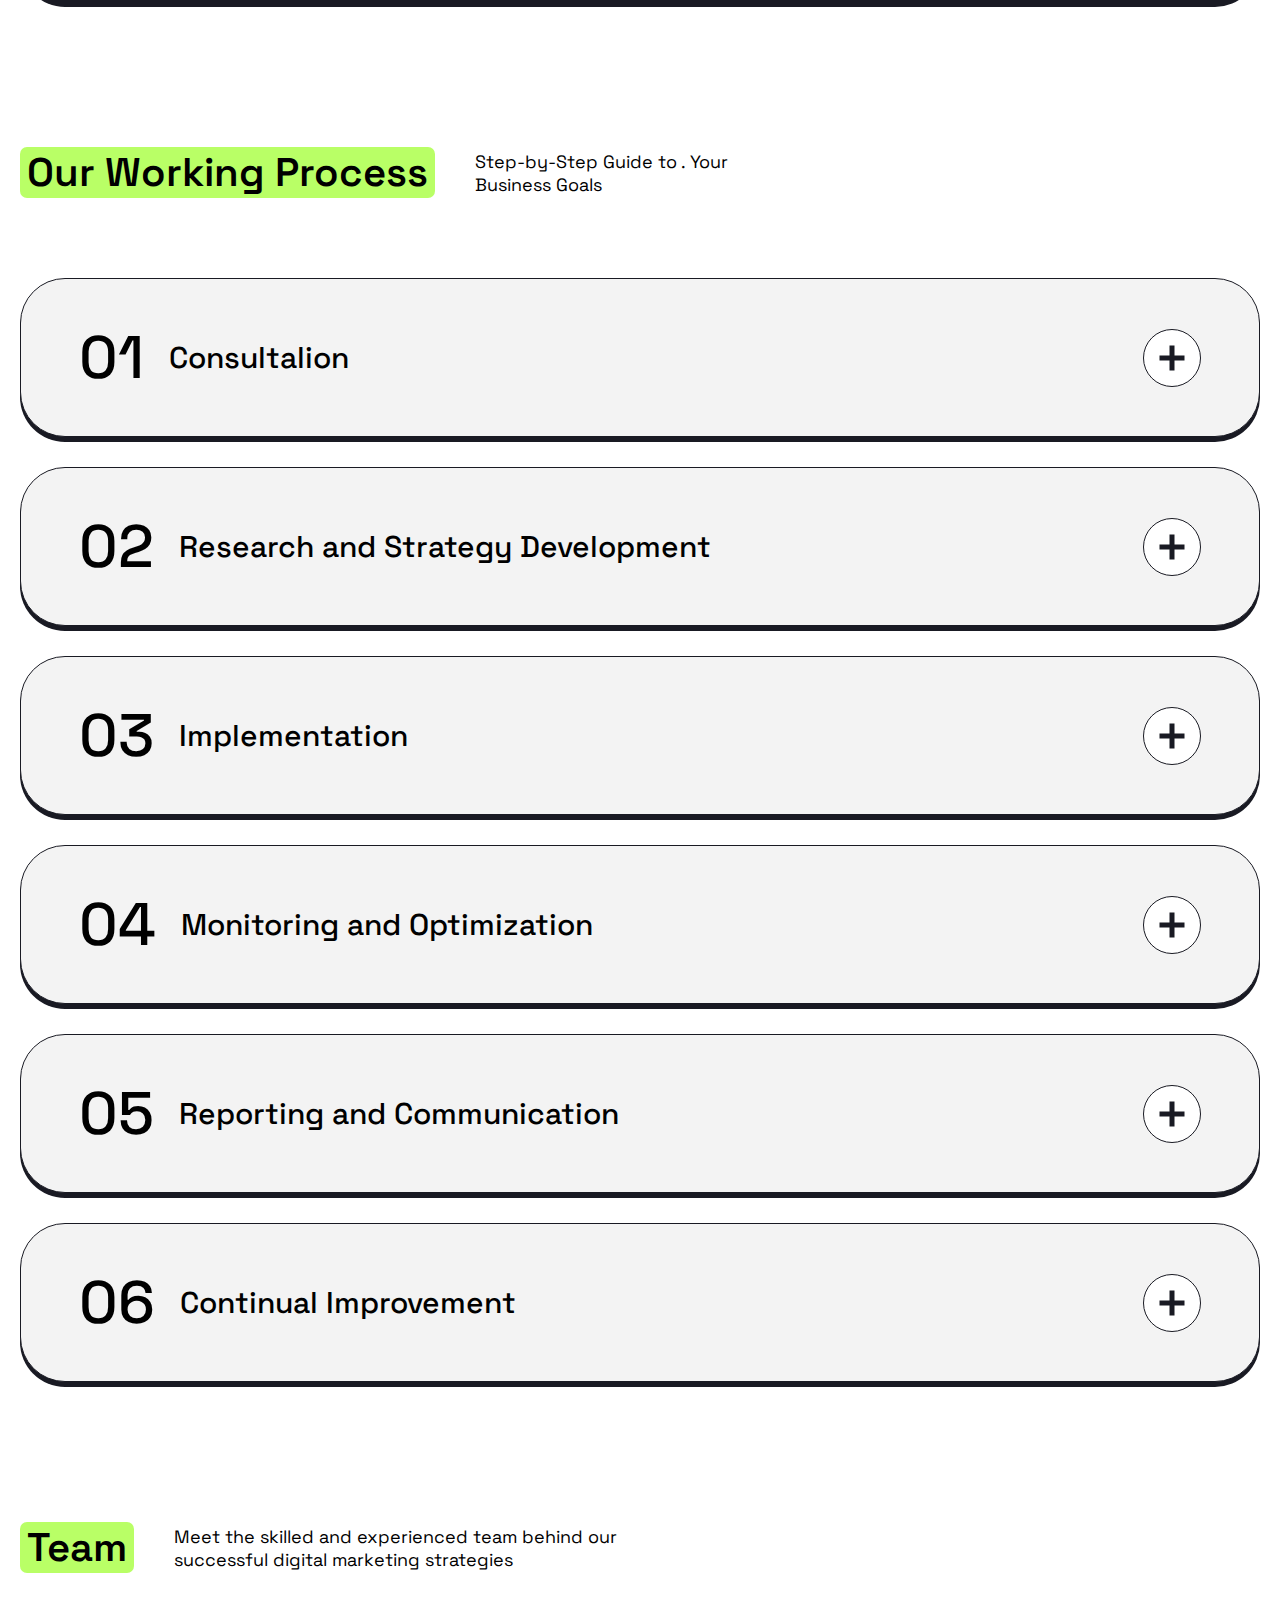
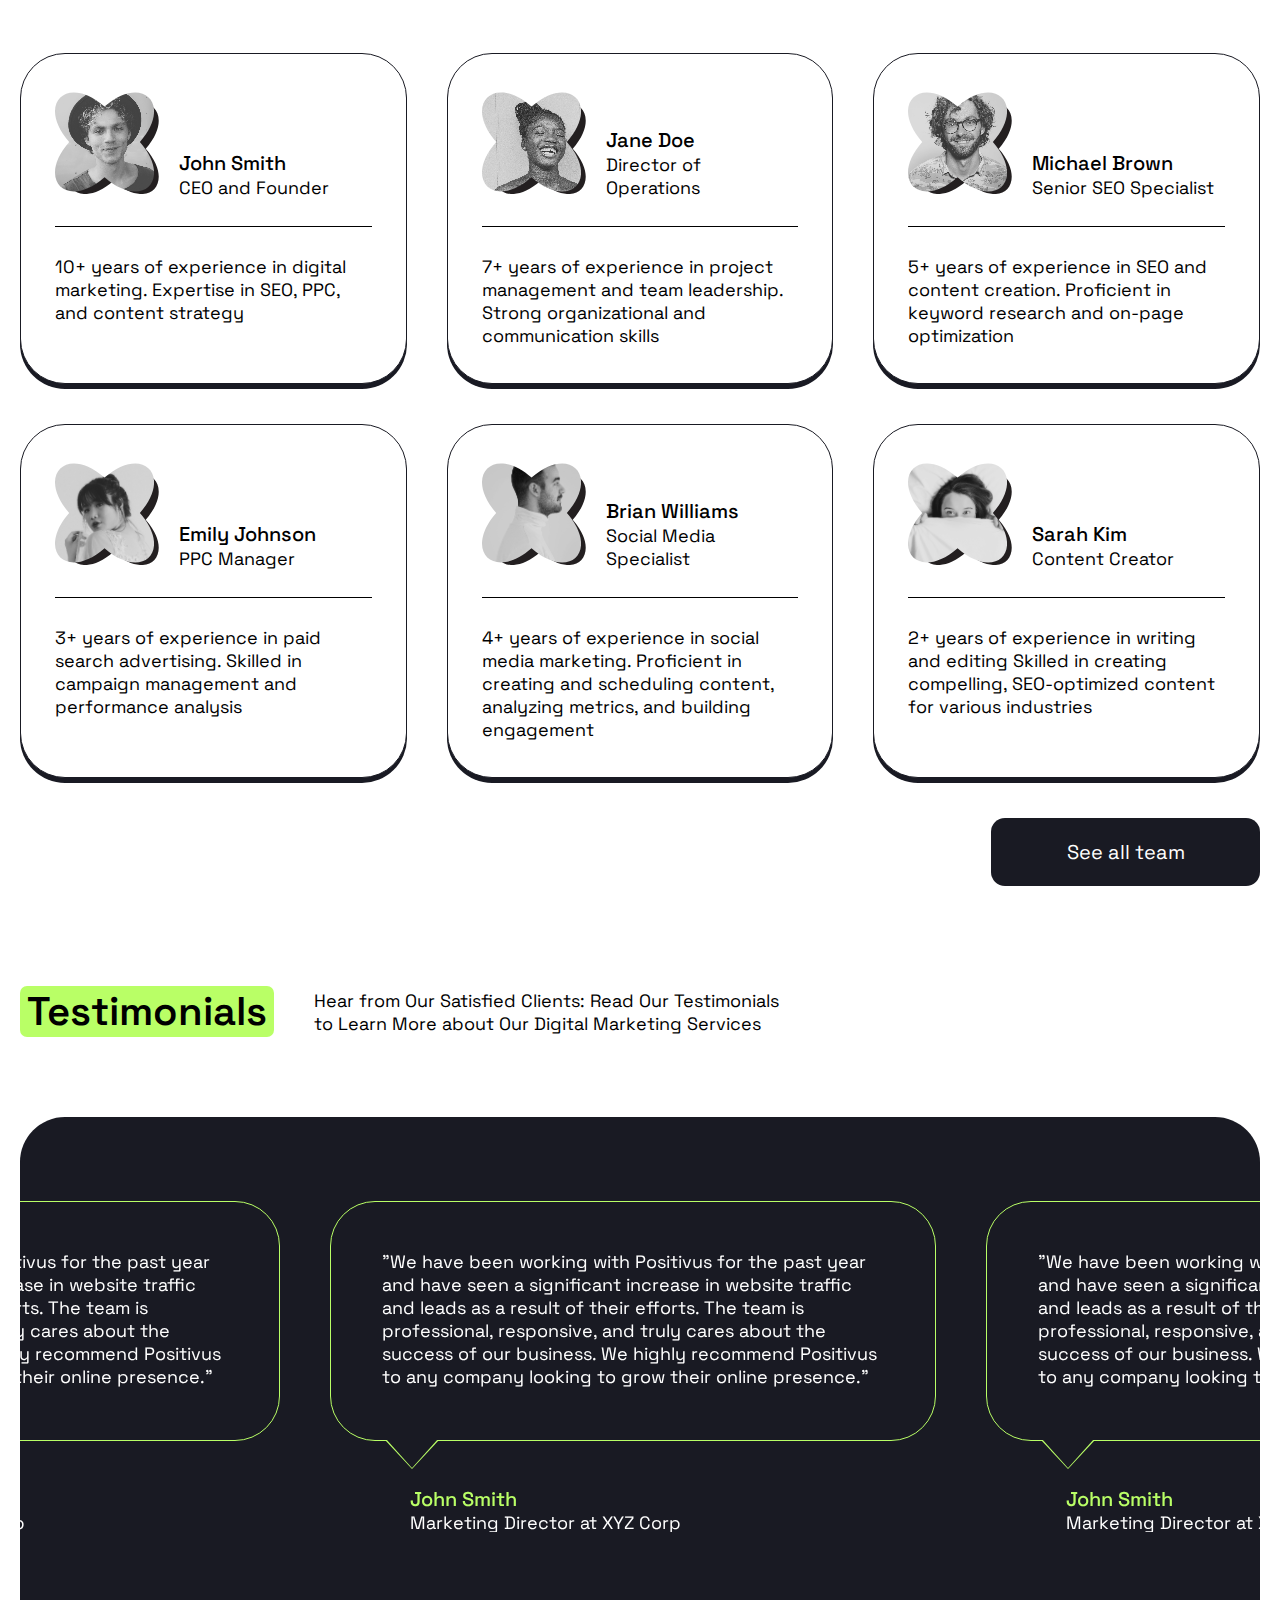
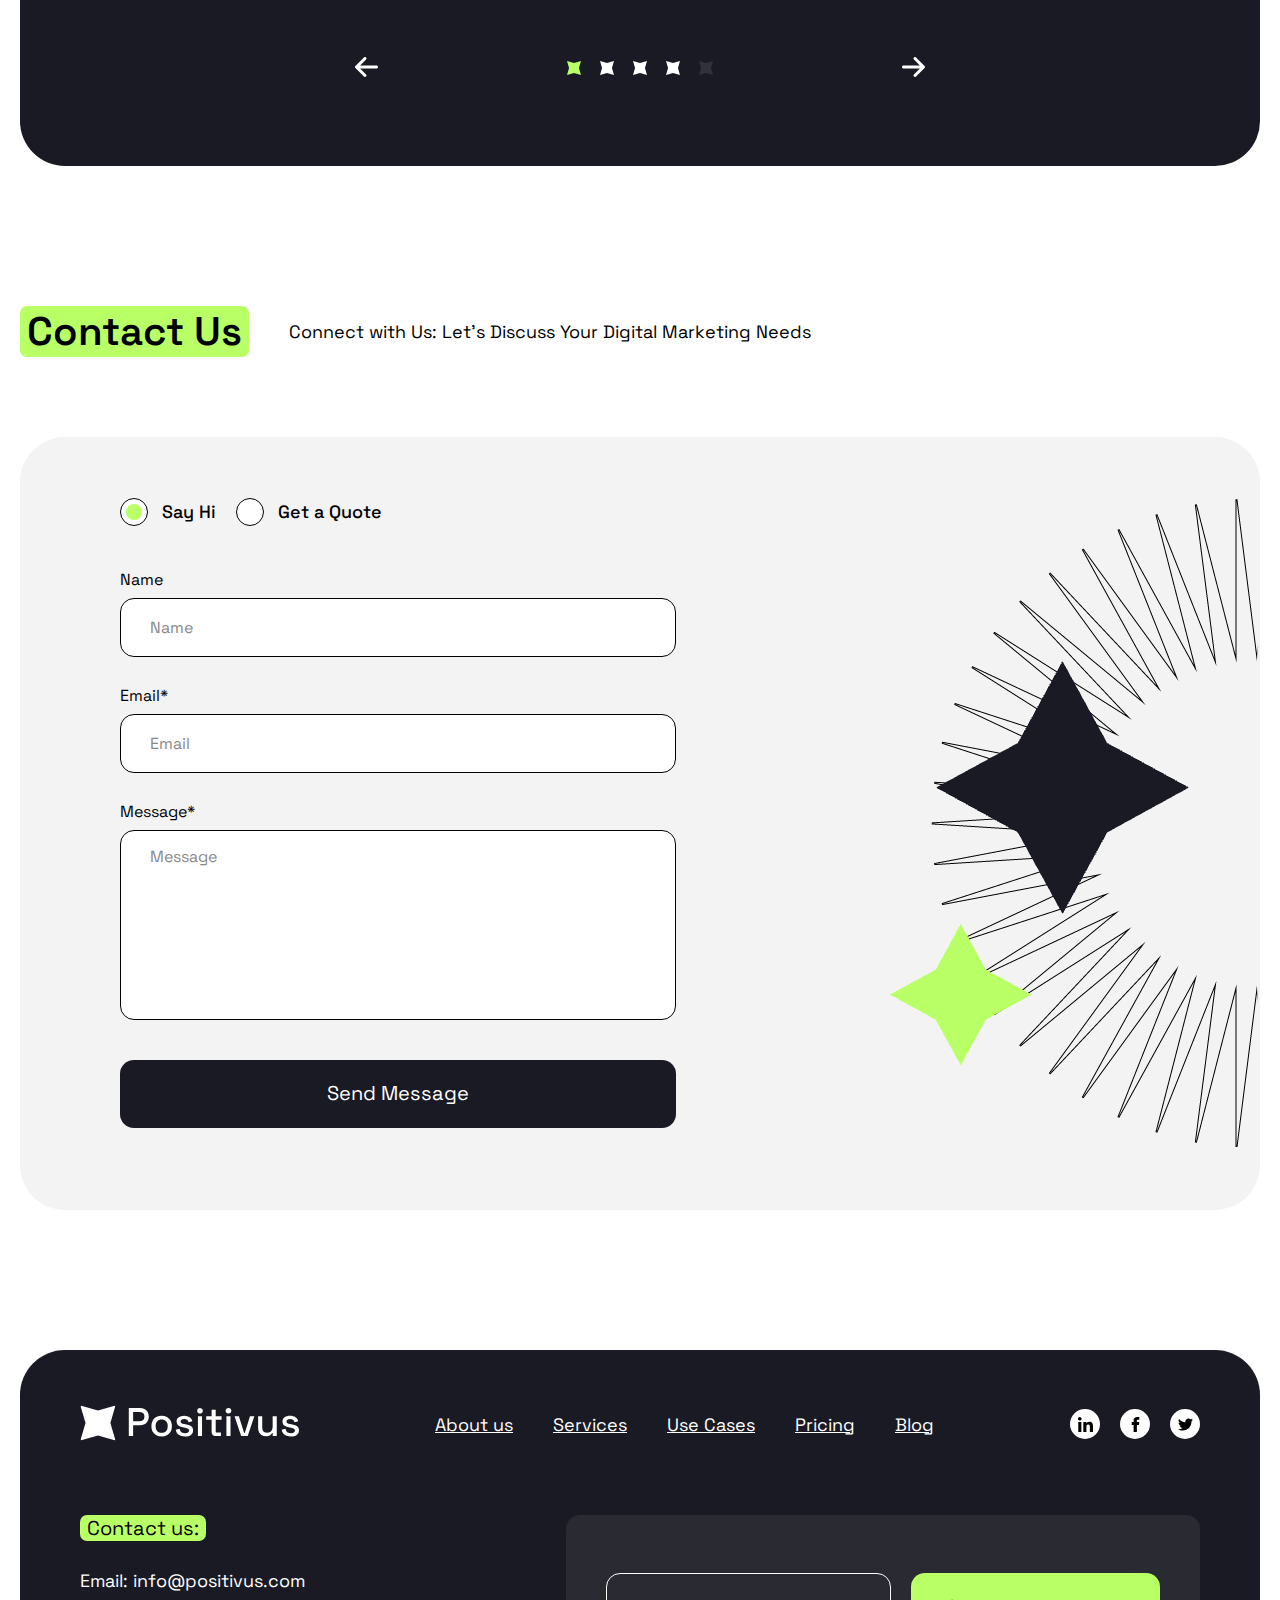
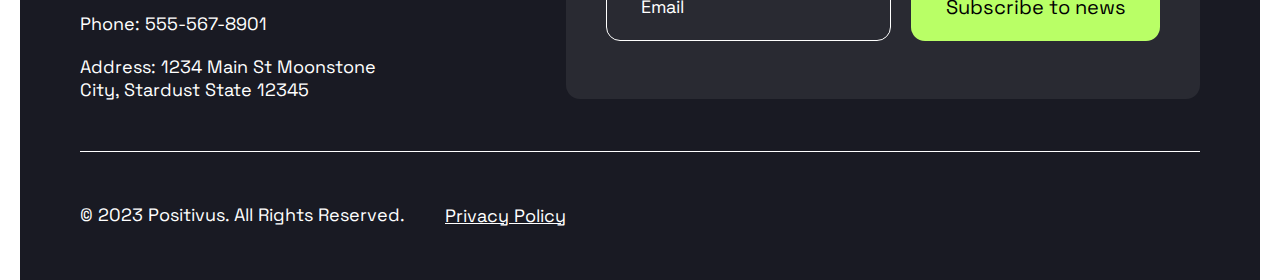
<file: layouts/Positivus/index.html>
<!DOCTYPE html><html lang="en"><head><meta charset="UTF-8"><meta name="viewport" content="width=device=width, initial-scale=1, minimum-scale=1, maximum-scale=1"><link rel="shortcut icon" href="img/favicons/favicon.png" type="image/x-icon"><link rel="stylesheet" href="css/style.css"><title>Positivus</title></head><body><header class="header"><div class="header__wrap container"> <a href="#" class="header__logo logo"><svg class="icon icon-logo"><use href="img/svgsprites/sprite.svg#logo"></use></svg></a><nav class="header__nav"> <a href="#" class="header__nav-logo logo"><svg class="icon icon-logo"><use href="img/svgsprites/sprite.svg#logo"></use></svg></a><ul class="header__nav-list"><li class="header__nav-item"> <a href="#" class="header__nav-link">About us</a></li><li class="header__nav-item"> <a href="#" class="header__nav-link">Services</a></li><li class="header__nav-item"> <a href="#" class="header__nav-link">Use Cases</a></li><li class="header__nav-item"> <a href="#" class="header__nav-link">Pricing</a></li><li class="header__nav-item"> <a href="#" class="header__nav-link">Blog</a></li></ul> <button class="header__request global-btn" title="Request a quote">Request a quote <span class="header__request-icon"><svg class="icon icon-request"><use href="img/svgsprites/sprite.svg#request"></use></svg></span></button></nav> <button class="header__burger"><span class="header__burger-line"></span></button></div></header><main class="main" id="main"><section class="hero" id="hero"><div class="hero__wrap container"><div class="hero__left"><h1 class="hero__left-title"> Navigating the digital landscape for success</h1><div class="hero__left-img"> <img src="img/img-1.png" alt="Hero Image"></div><p class="hero__left-subtitle"> Our digital marketing agency helps businesses grow and succeed online through a range of services including SEO, PPC, social media marketing, and content creation.</p> <a href="#" class="hero__left-link global-btn global-btn_dark">Book a consultation</a></div><div class="hero__right"> <img src="img/img-1.png" alt="Hero Image"></div></div></section><section class="company" id="company"><div class="company__wrap container"> <img src="img/img-2.png" alt="Company"> <img src="img/img-3.png" alt="Company"> <img src="img/img-4.png" alt="Company"> <img src="img/img-5.png" alt="Company"> <img src="img/img-6.png" alt="Company"> <img src="img/img-7.png" alt="Company"></div></section><section class="services"><div class="services__wrap container"><div class="services__titles global-titles"><h2 class="services__title global-title">Services</h2><p class="services__txt global-txt"> At our digital marketing agency, we offer a range of services to help businesses grow and succeed online. These services include:</p></div><div class="services__items"><div class="services__item"><div class="services__item-titles"><p class="services__item-title"> Search engine optimization</p><a href="#" class="services__item-link"><div class="services__item-link_arrow"><svg class="icon icon-arrow"><use href="img/svgsprites/sprite.svg#arrow"></use></svg></div> Learn more</a></div><div class="services__item-img"> <img src="img/img-8.png" alt="Image"></div></div><div class="services__item"><div class="services__item-titles"><p class="services__item-title"> Pay-per-click advertising</p><a href="#" class="services__item-link"><div class="services__item-link_arrow"><svg class="icon icon-arrow"><use href="img/svgsprites/sprite.svg#arrow"></use></svg></div> Learn more</a></div><div class="services__item-img"> <img src="img/img-9.png" alt="Image"></div></div><div class="services__item"><div class="services__item-titles"><p class="services__item-title"> Social Media Marketing</p><a href="#" class="services__item-link"><div class="services__item-link_arrow"><svg class="icon icon-arrow"><use href="img/svgsprites/sprite.svg#arrow"></use></svg></div> Learn more</a></div><div class="services__item-img"> <img src="img/img-10.png" alt="Image"></div></div><div class="services__item"><div class="services__item-titles"><p class="services__item-title"> Email Marketing</p><a href="#" class="services__item-link"><div class="services__item-link_arrow"><svg class="icon icon-arrow"><use href="img/svgsprites/sprite.svg#arrow"></use></svg></div> Learn more</a></div><div class="services__item-img"> <img src="img/img-11.png" alt="Image"></div></div><div class="services__item"><div class="services__item-titles"><p class="services__item-title"> Content Creation</p><a href="#" class="services__item-link"><div class="services__item-link_arrow"><svg class="icon icon-arrow"><use href="img/svgsprites/sprite.svg#arrow"></use></svg></div> Learn more</a></div><div class="services__item-img"> <img src="img/img-12.png" alt="Image"></div></div><div class="services__item"><div class="services__item-titles"><p class="services__item-title"> Analytics and Tracking</p><a href="#" class="services__item-link"><div class="services__item-link_arrow"><svg class="icon icon-arrow"><use href="img/svgsprites/sprite.svg#arrow"></use></svg></div> Learn more</a></div><div class="services__item-img"> <img src="img/img-13.png" alt="Image"></div></div></div></div><div class="proposal container"><div class="proposal__wrap"><div class="proposal__left"><h2 class="proposal__left-title"> Let’s make things happen</h2><p class="proposal__left-subtitle"> Contact us today to learn more about how our digital marketing services can help your business grow and succeed online.</p> <a href="#" class="proposal__left-link global-btn global-btn_dark">Get your free proposal</a></div><div class="proposal__right"> <img src="img/img-14.png" alt="Image"></div></div></div></section><section class="studies"><div class="studies__wrap container"><div class="studies__titles global-titles"><h2 class="studies__title global-title"> Case Studies</h2><p class="studies__txt global-txt"> Explore Real-Life Examples of Our Proven Digital Marketing Success through Our Case Studies</p></div><div class="studies__items"><div class="studies__items-box studies__slider"><div class="studies__item"><div class="studies__item-box"><p class="studies__item-title"> For a local restaurant, we implemented a targeted PPC campaign that resulted in a 50% increase in website traffic and a 25% increase in sales.</p> <a href="#" class="studies__item-link">Learn more<svg class="icon icon-arrow"><use href="img/svgsprites/sprite.svg#arrow"></use></svg></a></div></div><div class="studies__item"><div class="studies__item-box"><p class="studies__item-title"> For a B2B software company, we developed an SEO strategy that resulted in a first page ranking for key keywords and a 200% increase in organic traffic.</p> <a href="#" class="studies__item-link">Learn more<svg class="icon icon-arrow"><use href="img/svgsprites/sprite.svg#arrow"></use></svg></a></div></div><div class="studies__item"><div class="studies__item-box"><p class="studies__item-title"> For a national retail chain, we created a social media marketing campaign that increased followers by 25% and generated a 20% increase in online sales.</p> <a href="#" class="studies__item-link">Learn more<svg class="icon icon-arrow"><use href="img/svgsprites/sprite.svg#arrow"></use></svg></a></div></div></div></div></div></section><section class="working"><div class="working__wrap container"><div class="working__titles global-titles"><h2 class="working__title global-title"> Our Working Process</h2><p class="working__txt global-txt"> Step-by-Step Guide to . Your Business Goals</p></div><div class="working__items working-accordion"><div class="working__item"><div class="working__item-top"><div class="working__item-titles"><p class="working__item-num">01</p> <span class="working__item-txt">Consultalion</span></div><a href="#" class="working__item-link" data-index="0"></a></div><div class="working__item-bottom"><div><p class="working__item-info"> During the initial consultation, we will discuss your business goals and objectives, target audience, and current marketing efforts. This will allow us to understand your needs and tailor our services to best fit your requirements.</p></div></div></div><div class="working__item"><div class="working__item-top"><div class="working__item-titles"><p class="working__item-num">02</p> <span class="working__item-txt">Research and Strategy Development</span></div><a href="#" class="working__item-link" data-index="1"></a></div><div class="working__item-bottom"><div><p class="working__item-info"> During the initial consultation, we will discuss your business goals and objectives, target audience, and current marketing efforts. This will allow us to understand your needs and tailor our services to best fit your requirements.</p></div></div></div><div class="working__item"><div class="working__item-top"><div class="working__item-titles"><p class="working__item-num">03</p> <span class="working__item-txt">Implementation</span></div><a href="#" class="working__item-link" data-index="2"></a></div><div class="working__item-bottom"><div><p class="working__item-info"> During the initial consultation, we will discuss your business goals and objectives, target audience, and current marketing efforts. This will allow us to understand your needs and tailor our services to best fit your requirements.</p></div></div></div><div class="working__item"><div class="working__item-top"><div class="working__item-titles"><p class="working__item-num">04</p> <span class="working__item-txt">Monitoring and Optimization</span></div><a href="#" class="working__item-link" data-index="3"></a></div><div class="working__item-bottom"><div><p class="working__item-info"> During the initial consultation, we will discuss your business goals and objectives, target audience, and current marketing efforts. This will allow us to understand your needs and tailor our services to best fit your requirements.</p></div></div></div><div class="working__item"><div class="working__item-top"><div class="working__item-titles"><p class="working__item-num">05</p> <span class="working__item-txt">Reporting and Communication</span></div><a href="#" class="working__item-link" data-index="4"></a></div><div class="working__item-bottom"><div><p class="working__item-info"> During the initial consultation, we will discuss your business goals and objectives, target audience, and current marketing efforts. This will allow us to understand your needs and tailor our services to best fit your requirements.</p></div></div></div><div class="working__item"><div class="working__item-top"><div class="working__item-titles"><p class="working__item-num">06</p> <span class="working__item-txt">Continual Improvement</span></div><a href="#" class="working__item-link" data-index="5"></a></div><div class="working__item-bottom"><div><p class="working__item-info"> During the initial consultation, we will discuss your business goals and objectives, target audience, and current marketing efforts. This will allow us to understand your needs and tailor our services to best fit your requirements.</p></div></div></div></div></div></section><section class="team"><div class="team__wrap container"><div class="team__titles global-titles"><h2 class="team__title global-title">Team</h2><p class="team__txt global-txt"> Meet the skilled and experienced team behind our successful digital marketing strategies</p></div><div class="team__items"><div class="team__item"><div class="team__item-top"><div class="team__item-photo"><div class="team__item-photo_mask"> <img src="img/img-15.png" alt="Image"></div></div><div class="team__item-txt"><p class="team__item-name"> John Smith</p> <span class="team__item-job">CEO and Founder</span></div></div><p class="team__item-experience"> 10+ years of experience in digital marketing. Expertise in SEO, PPC, and content strategy</p></div><div class="team__item"><div class="team__item-top"><div class="team__item-photo"><div class="team__item-photo_mask"> <img src="img/img-16.png" alt="Image"></div></div><div class="team__item-txt"><p class="team__item-name"> Jane Doe</p> <span class="team__item-job">Director of Operations</span></div></div><p class="team__item-experience"> 7+ years of experience in project management and team leadership. Strong organizational and communication skills</p></div><div class="team__item"><div class="team__item-top"><div class="team__item-photo"><div class="team__item-photo_mask"> <img src="img/img-17.png" alt="Image"></div></div><div class="team__item-txt"><p class="team__item-name"> Michael Brown</p> <span class="team__item-job">Senior SEO Specialist</span></div></div><p class="team__item-experience"> 5+ years of experience in SEO and content creation. Proficient in keyword research and on-page optimization</p></div><div class="team__item"><div class="team__item-top"><div class="team__item-photo"><div class="team__item-photo_mask"> <img src="img/img-18.png" alt="Image"></div></div><div class="team__item-txt"><p class="team__item-name"> Emily Johnson</p> <span class="team__item-job">PPC Manager</span></div></div><p class="team__item-experience"> 3+ years of experience in paid search advertising. Skilled in campaign management and performance analysis</p></div><div class="team__item"><div class="team__item-top"><div class="team__item-photo"><div class="team__item-photo_mask"> <img src="img/img-19.png" alt="Image"></div></div><div class="team__item-txt"><p class="team__item-name"> Brian Williams</p> <span class="team__item-job">Social Media Specialist</span></div></div><p class="team__item-experience"> 4+ years of experience in social media marketing. Proficient in creating and scheduling content, analyzing metrics, and building engagement</p></div><div class="team__item"><div class="team__item-top"><div class="team__item-photo"><div class="team__item-photo_mask"> <img src="img/img-20.png" alt="Image"></div></div><div class="team__item-txt"><p class="team__item-name"> Sarah Kim</p> <span class="team__item-job">Content Creator</span></div></div><p class="team__item-experience"> 2+ years of experience in writing and editing Skilled in creating compelling, SEO-optimized content for various industries</p></div></div> <a href="#" class="team__all global-btn global-btn_dark">See all team</a></div></section><section class="testimonials"><div class="testimonials__wrap container"><div class="testimonials__titles global-titles"><h2 class="testimonials__title global-title"> Testimonials</h2><p class="testimonials__txt global-txt"> Hear from Our Satisfied Clients: Read Our Testimonials to Learn More about Our Digital Marketing Services</p></div><div class="testimonials__inner"><div class="testimonials__slider"><div class="testimonials__slider-item"><p class="testimonials__slider-txt"> "We have been working with Positivus for the past year and have seen a significant increase in website traffic and leads as a result of their efforts. The team is professional, responsive, and truly cares about the success of our business. We highly recommend Positivus to any company looking to grow their online presence."</p><div class="testimonials__slider-user"><p class="testimonials__slider-name"> John Smith</p> <span class="testimonials__slider-specialty">Marketing Director at XYZ Corp</span></div></div><div class="testimonials__slider-item"><p class="testimonials__slider-txt"> "We have been working with Positivus for the past year and have seen a significant increase in website traffic and leads as a result of their efforts. The team is professional, responsive, and truly cares about the success of our business. We highly recommend Positivus to any company looking to grow their online presence."</p><div class="testimonials__slider-user"><p class="testimonials__slider-name"> John Smith</p> <span class="testimonials__slider-specialty">Marketing Director at XYZ Corp</span></div></div><div class="testimonials__slider-item"><p class="testimonials__slider-txt"> "We have been working with Positivus for the past year and have seen a significant increase in website traffic and leads as a result of their efforts. The team is professional, responsive, and truly cares about the success of our business. We highly recommend Positivus to any company looking to grow their online presence."</p><div class="testimonials__slider-user"><p class="testimonials__slider-name"> John Smith</p> <span class="testimonials__slider-specialty">Marketing Director at XYZ Corp</span></div></div><div class="testimonials__slider-item"><p class="testimonials__slider-txt"> "We have been working with Positivus for the past year and have seen a significant increase in website traffic and leads as a result of their efforts. The team is professional, responsive, and truly cares about the success of our business. We highly recommend Positivus to any company looking to grow their online presence."</p><div class="testimonials__slider-user"><p class="testimonials__slider-name"> John Smith</p> <span class="testimonials__slider-specialty">Marketing Director at XYZ Corp</span></div></div><div class="testimonials__slider-item"><p class="testimonials__slider-txt"> "We have been working with Positivus for the past year and have seen a significant increase in website traffic and leads as a result of their efforts. The team is professional, responsive, and truly cares about the success of our business. We highly recommend Positivus to any company looking to grow their online presence."</p><div class="testimonials__slider-user"><p class="testimonials__slider-name"> John Smith</p> <span class="testimonials__slider-specialty">Marketing Director at XYZ Corp</span></div></div></div><div class="testimonials__slider-bar"></div></div></div></section><section class="contact"><div class="contact__wrap container"><div class="contact__titles global-titles"><h2 class="contact__title global-title"> Contact us</h2><p class="contact__txt global-txt"> Connect with Us: Let's Discuss Your Digital Marketing Needs</p></div><div class="contact__box"><form action="1" class="contact__form"><div class="contact__form-box"><div class="contact__rdb"><div class="contact__rdb-item"> <input type="radio" class="contact__rdb-rd" id="rad1" value="1" name="radio" checked> <label for="rad1" class="contact__rdb-txt">Say Hi</label></div><div class="contact__rdb-item"> <input type="radio" class="contact__rdb-rd" id="rad2" value="2" name="radio"> <label for="rad2" class="contact__rdb-txt">Get a Quote</label></div></div><div class="contact__inp"> <label for="inp1" class="contact__inp-label">Name <input type="text" placeholder="Name"></label></div><div class="contact__inp"> <label for="inp2" class="contact__inp-label">Email* <input type="text" placeholder="Email"></label></div><div class="contact__txarea"> <label for="txarea1" class="contact__txarea-label">Message*<textarea name="" id="txarea1" placeholder="Message" name=""></textarea></label></div></div> <button type="submit" class="contact__subm global-btn global-btn_dark">Send Message</button></form></div></div></section></main><footer class="footer"><div class="container"><div class="footer__wrap"><div class="footer__header"> <a href="#" class="footer__logo logo"><svg class="icon icon-logo"><use href="img/svgsprites/sprite.svg#logo"></use></svg></a><nav class="footer__nav"><ul class="footer__nav-list"><li class="footer__nav-item"> <a href="#" class="footer__nav-link">About us</a></li><li class="footer__nav-item"> <a href="#" class="footer__nav-link">Services</a></li><li class="footer__nav-item"> <a href="#" class="footer__nav-link">Use Cases</a></li><li class="footer__nav-item"> <a href="#" class="footer__nav-link">Pricing</a></li><li class="footer__nav-item"> <a href="#" class="footer__nav-link">Blog</a></li></ul></nav><ul class="footer__soc"><li class="footer__soc-item"> <a href="# " class="footer__soc-link"><svg class="icon icon-in"><use href="img/svgsprites/sprite.svg#in"></use></svg></a></li><li class="footer__soc-item"> <a href="# " class="footer__soc-link"><svg class="icon icon-facebook"><use href="img/svgsprites/sprite.svg#facebook"></use></svg></a></li><li class="footer__soc-item"> <a href="# " class="footer__soc-link"><svg class="icon icon-twitter"><use href="img/svgsprites/sprite.svg#twitter"></use></svg></a></li></ul></div><div class="footer__center"><div class="footer__contact"><h2 class="footer__contact-title">Contact us:</h2><ul class="footer__contact-list"><li><p class="footer__contact-txt">Email: info@positivus.com</p></li><li><p class="footer__contact-txt">Phone: 555-567-8901</p></li><li><p class="footer__contact-txt"> Address: 1234 Main St Moonstone City, Stardust State 12345</p></li></ul></div><form action="#" class="footer__form"> <input type="text" class="footer__form-inp" placeholder="Email"> <button class="footer__form-btn global-btn">Subscribe to news</button></form></div><div class="footer__bottom"><p class="footer__bottom-copy"> © 2023 Positivus. All Rights Reserved.</p> <a href="#" class="footer__bottom-privacy">Privacy Policy</a></div></div></div></footer><script src="https://ajax.googleapis.com/ajax/libs/jquery/3.6.0/jquery.min.js"></script><script src="js/plugins/slick/slick.js"></script><script src="js/index.js"></script></body></html>
</file>
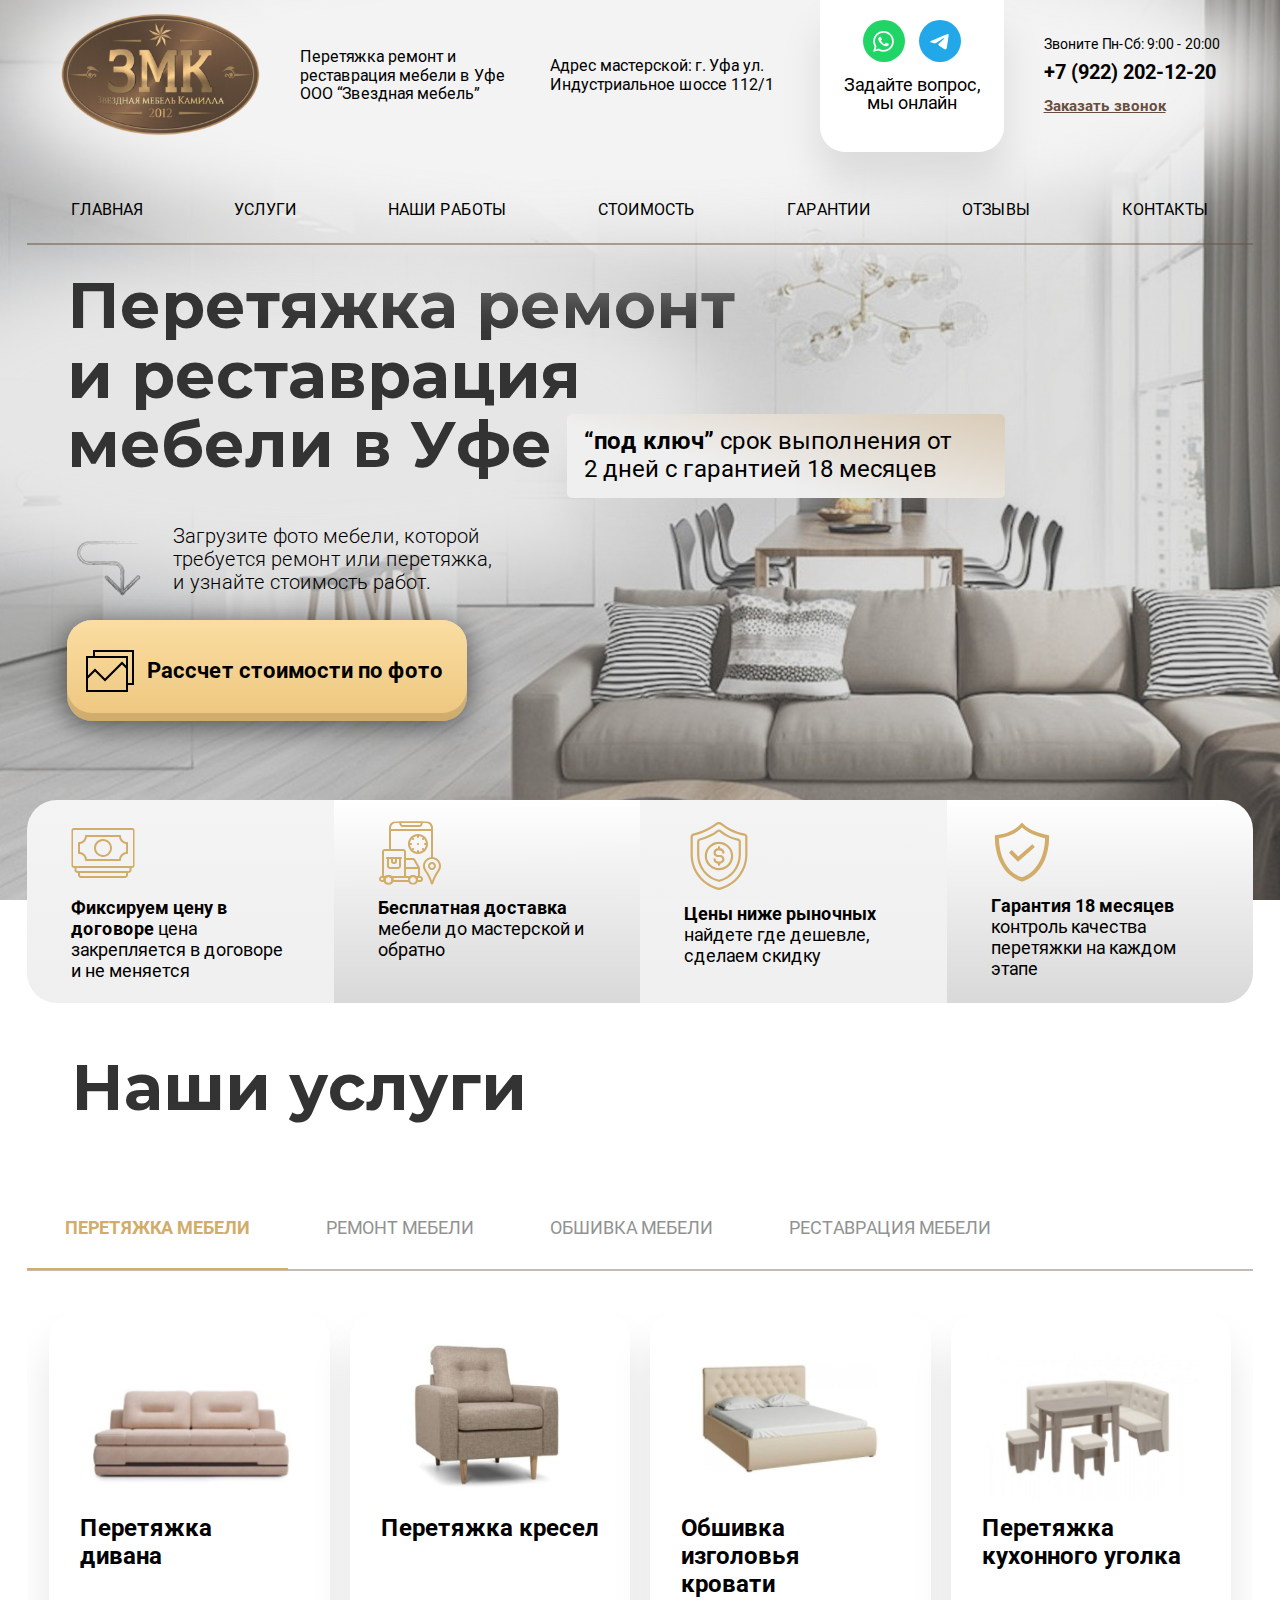
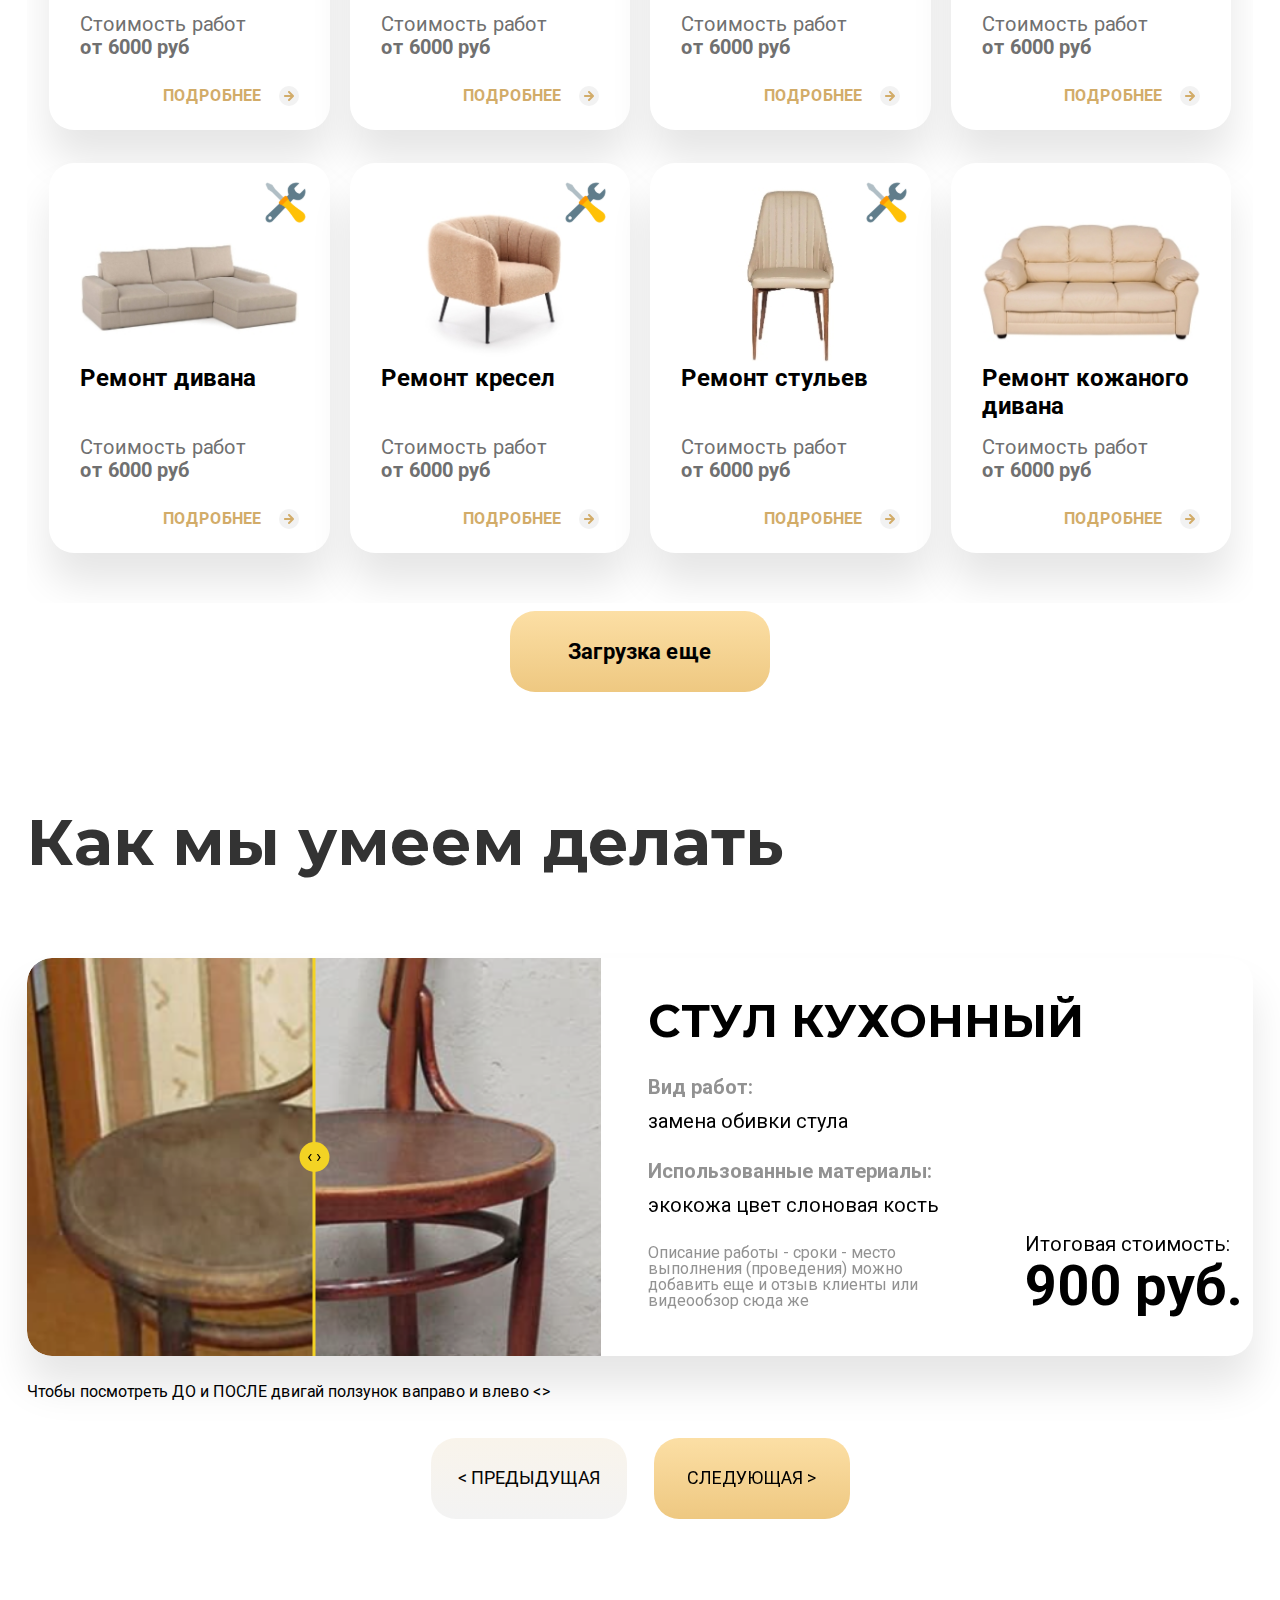
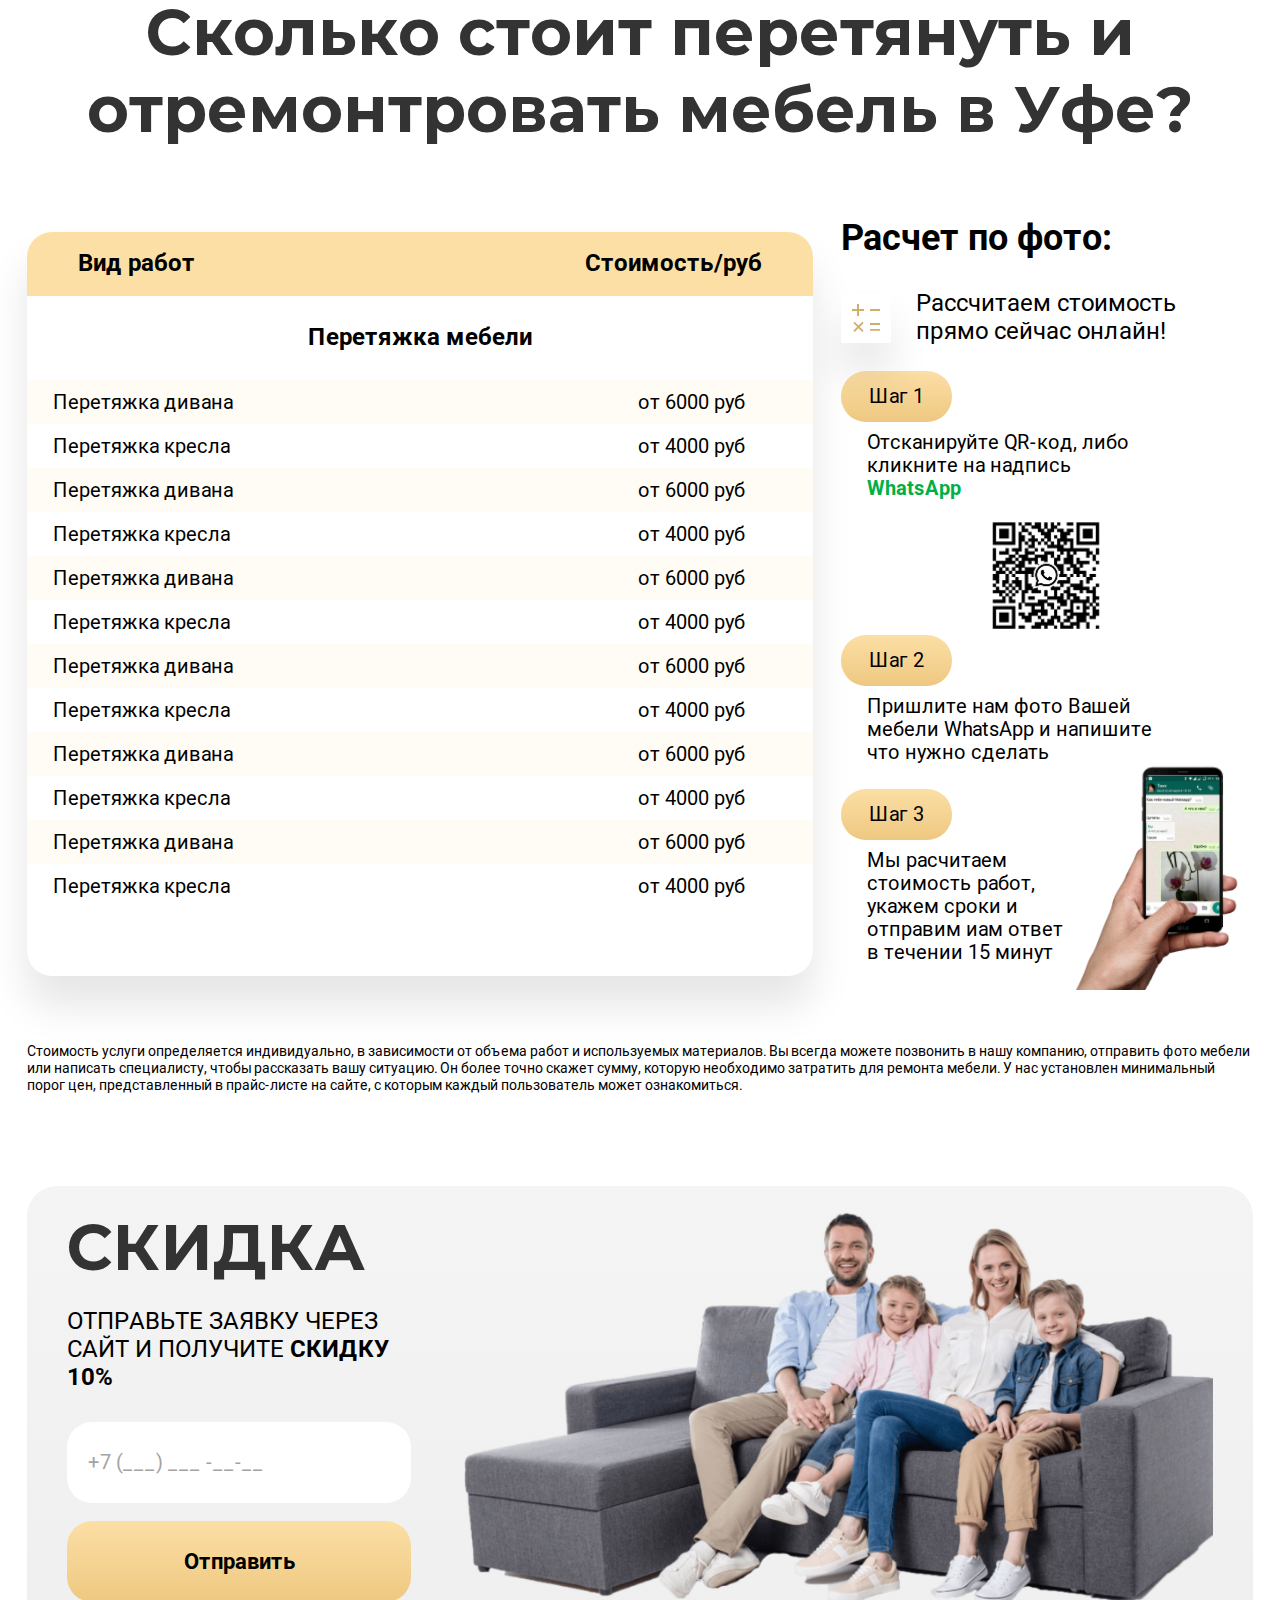
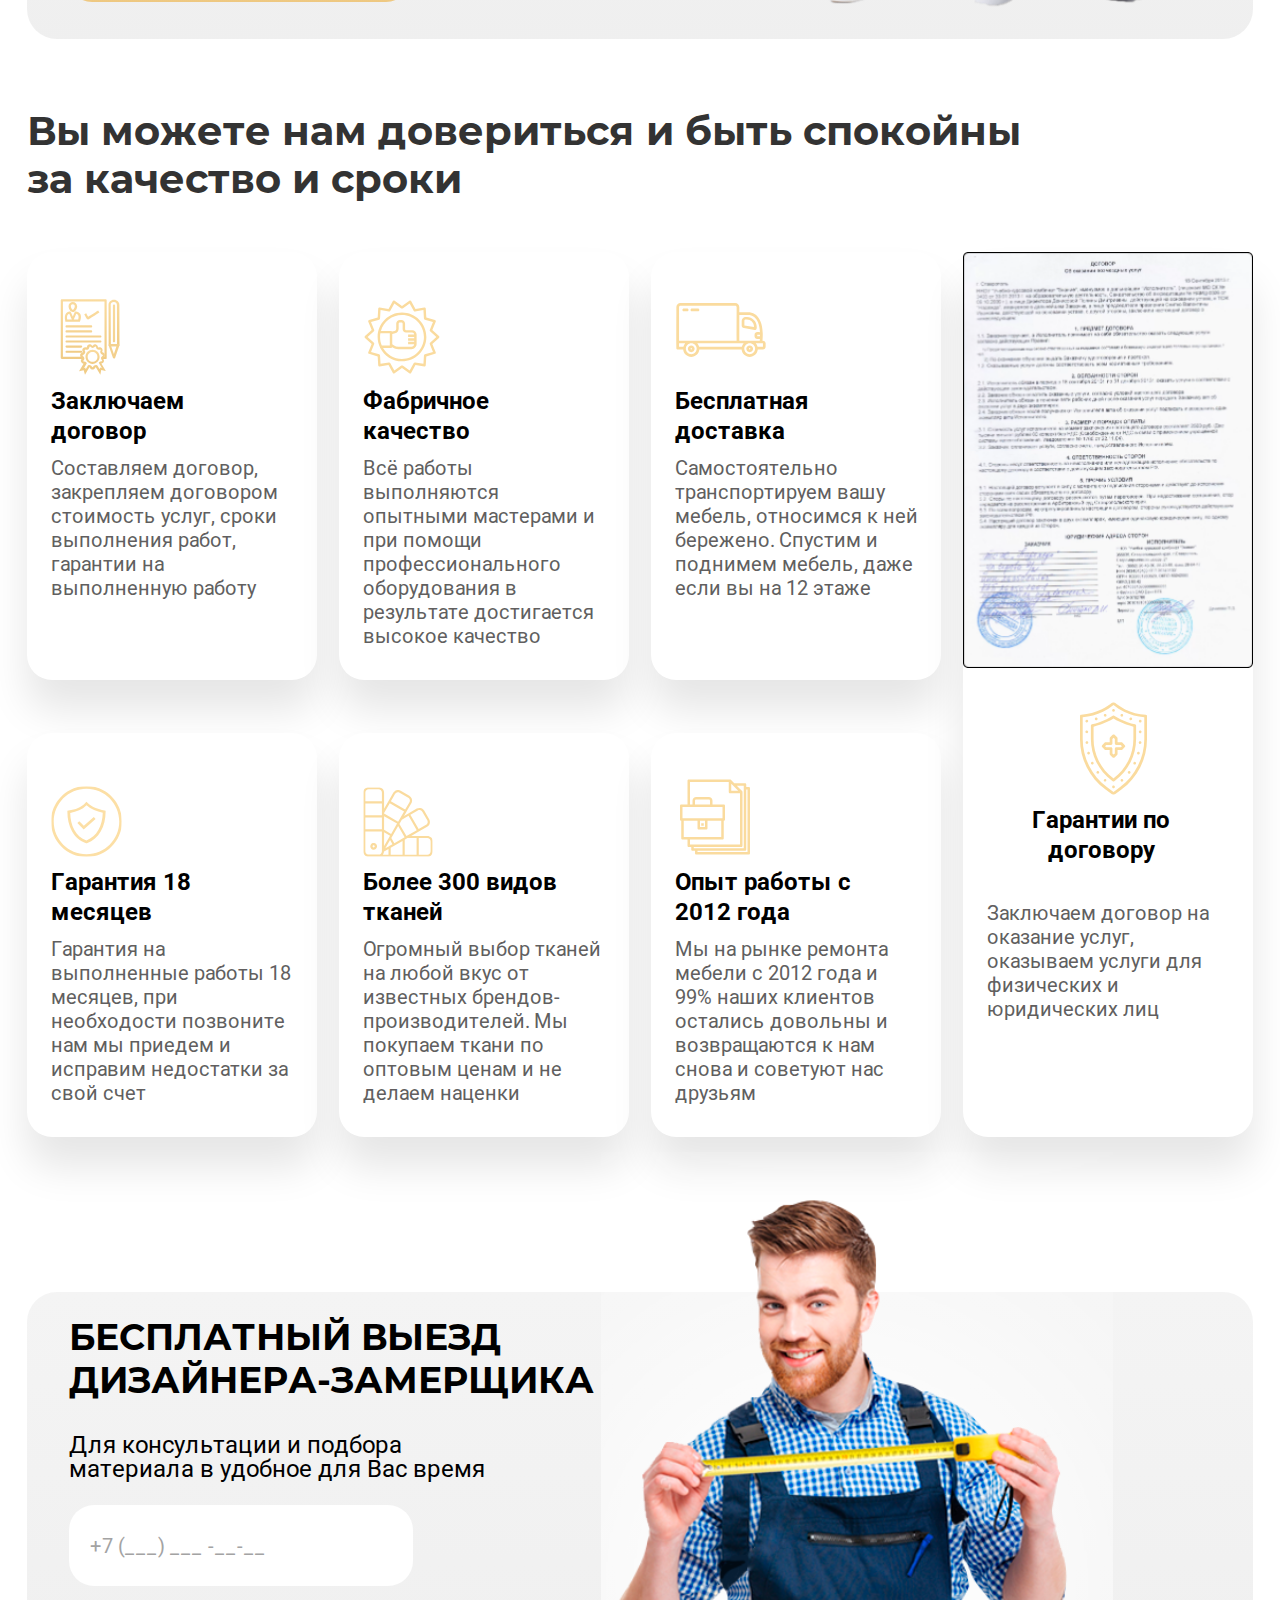
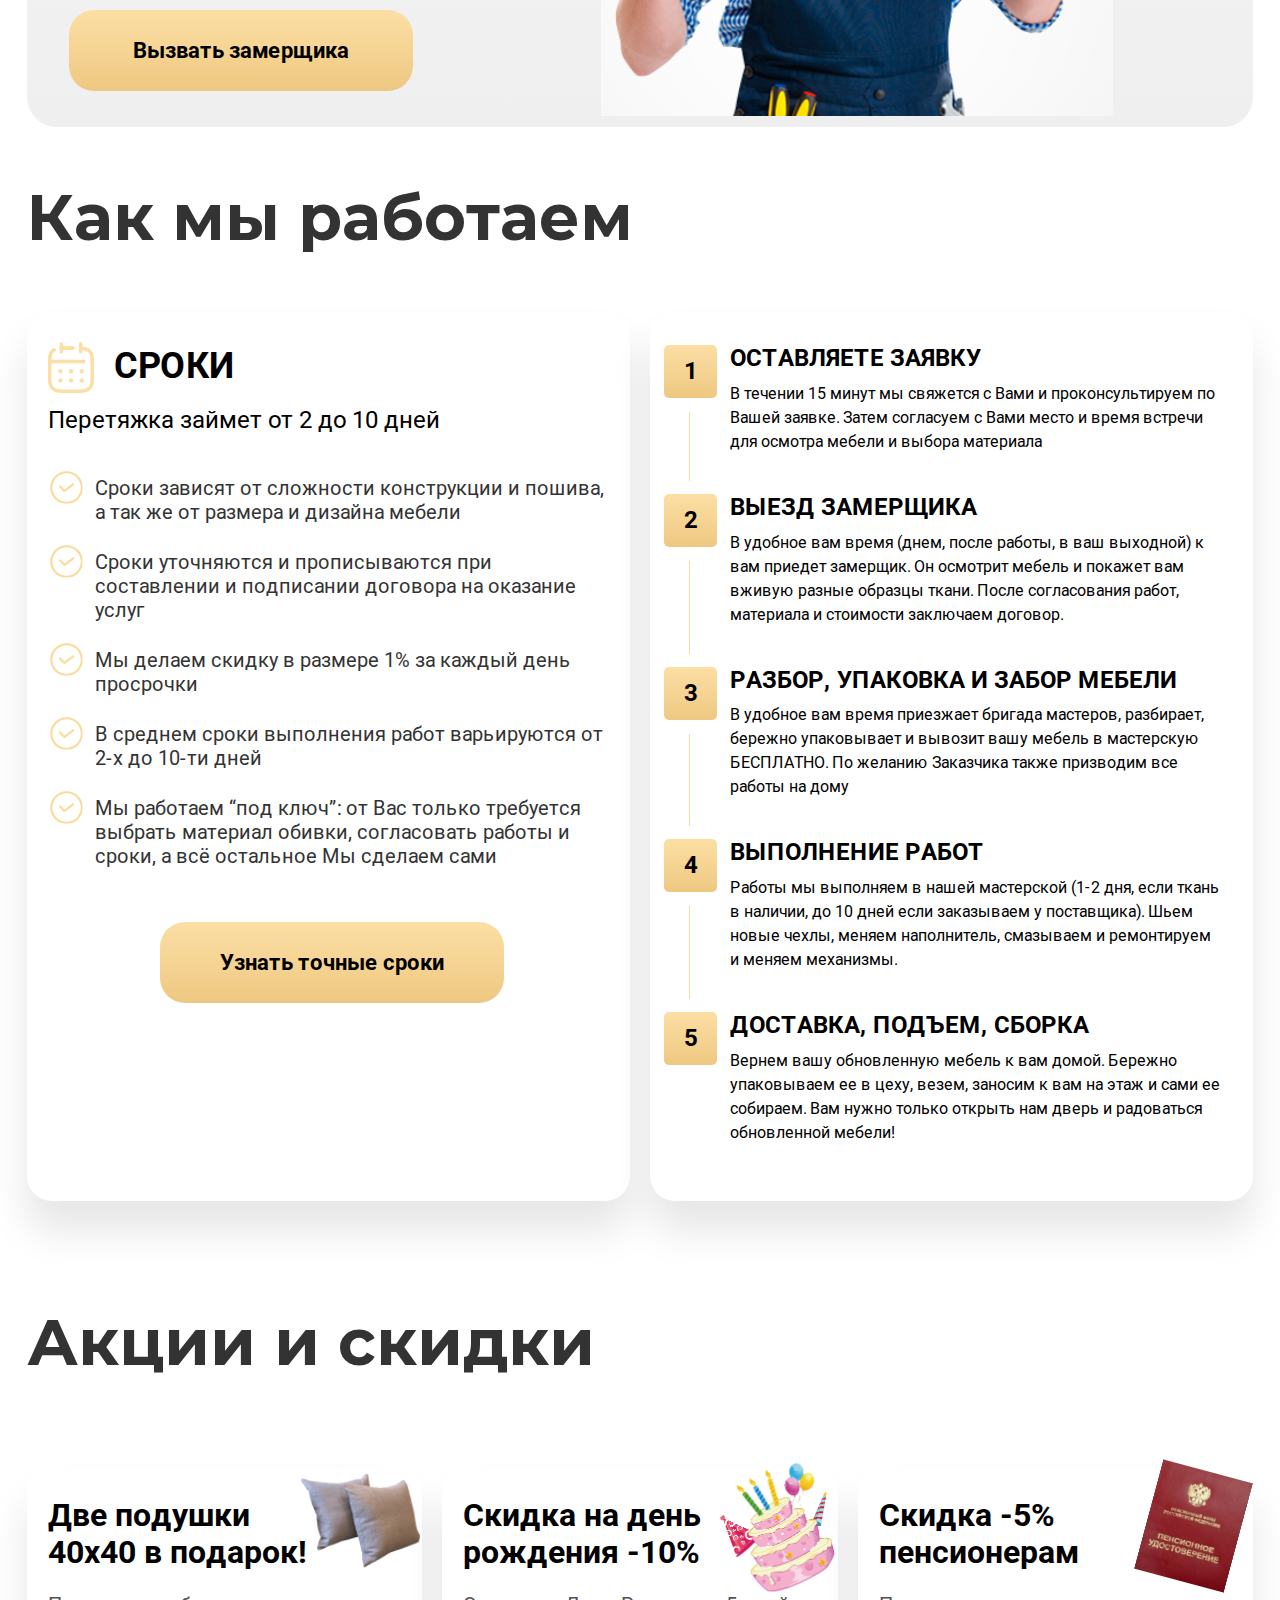
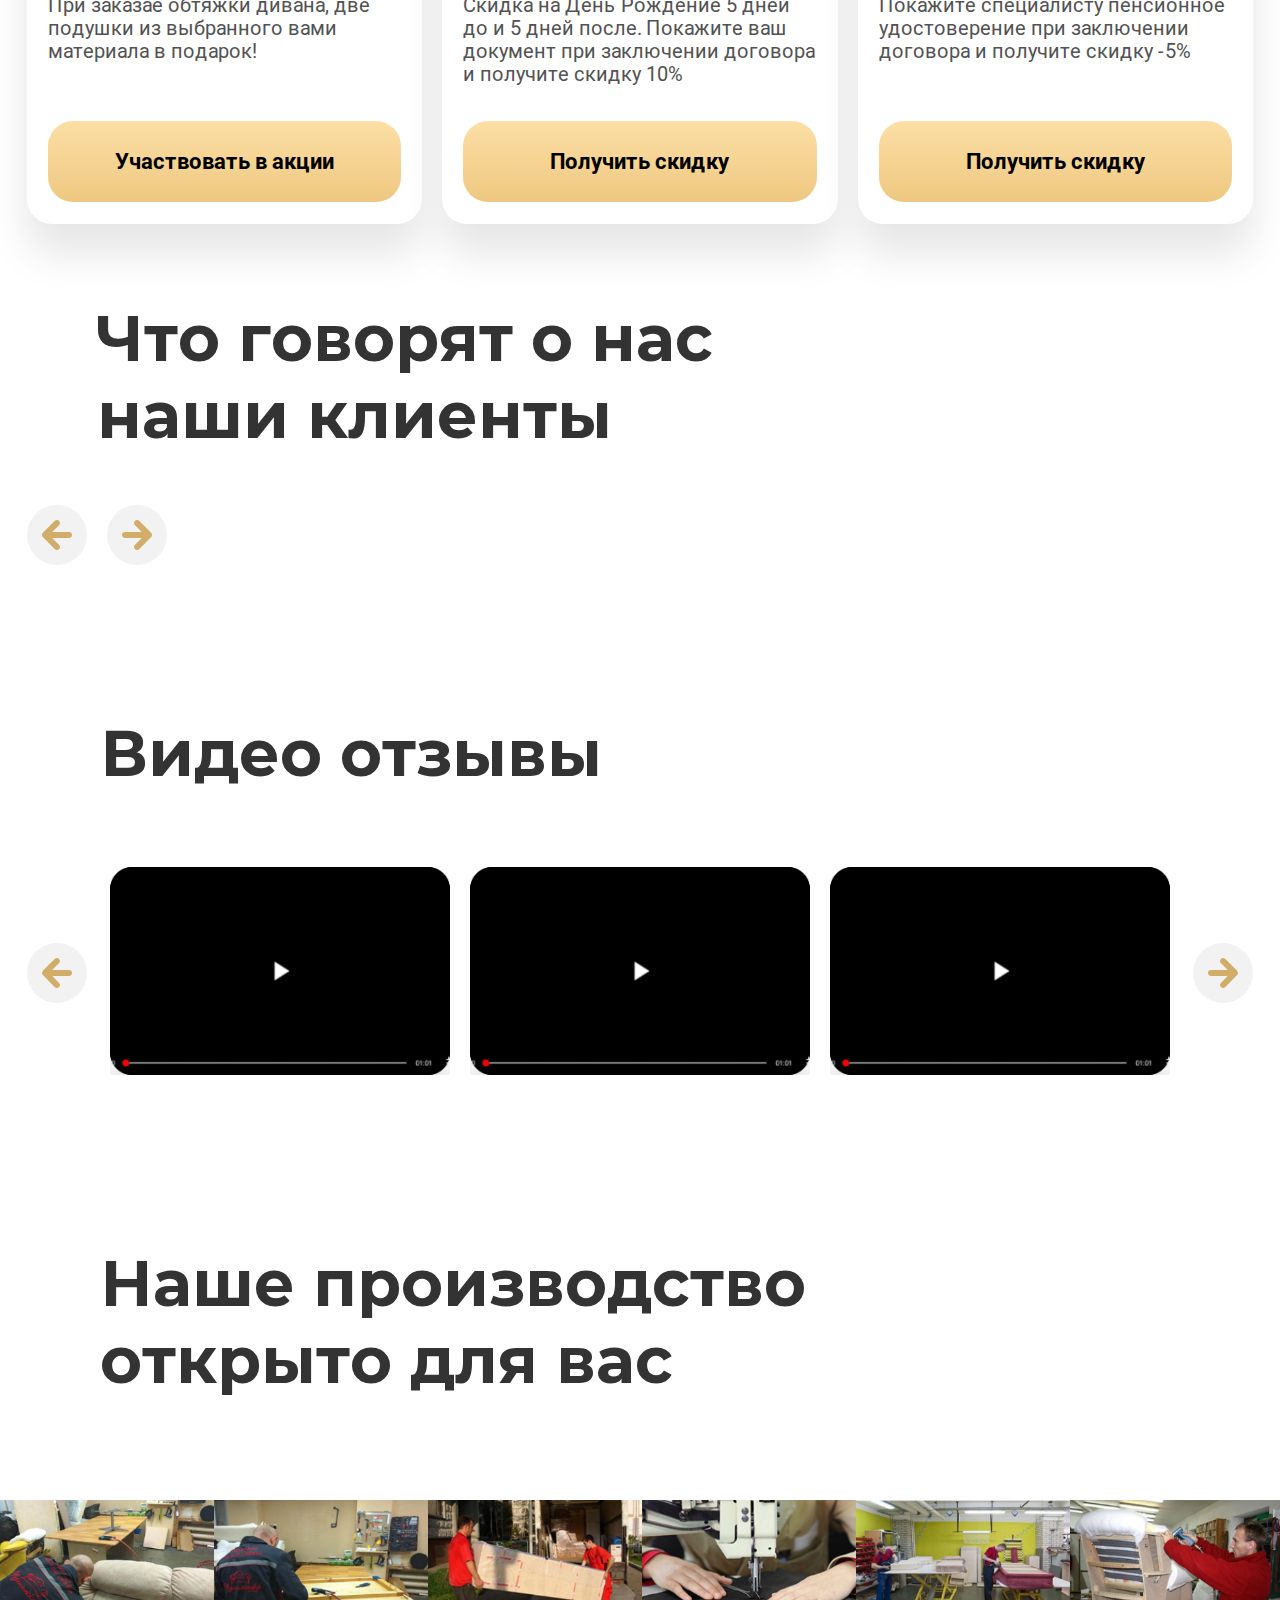
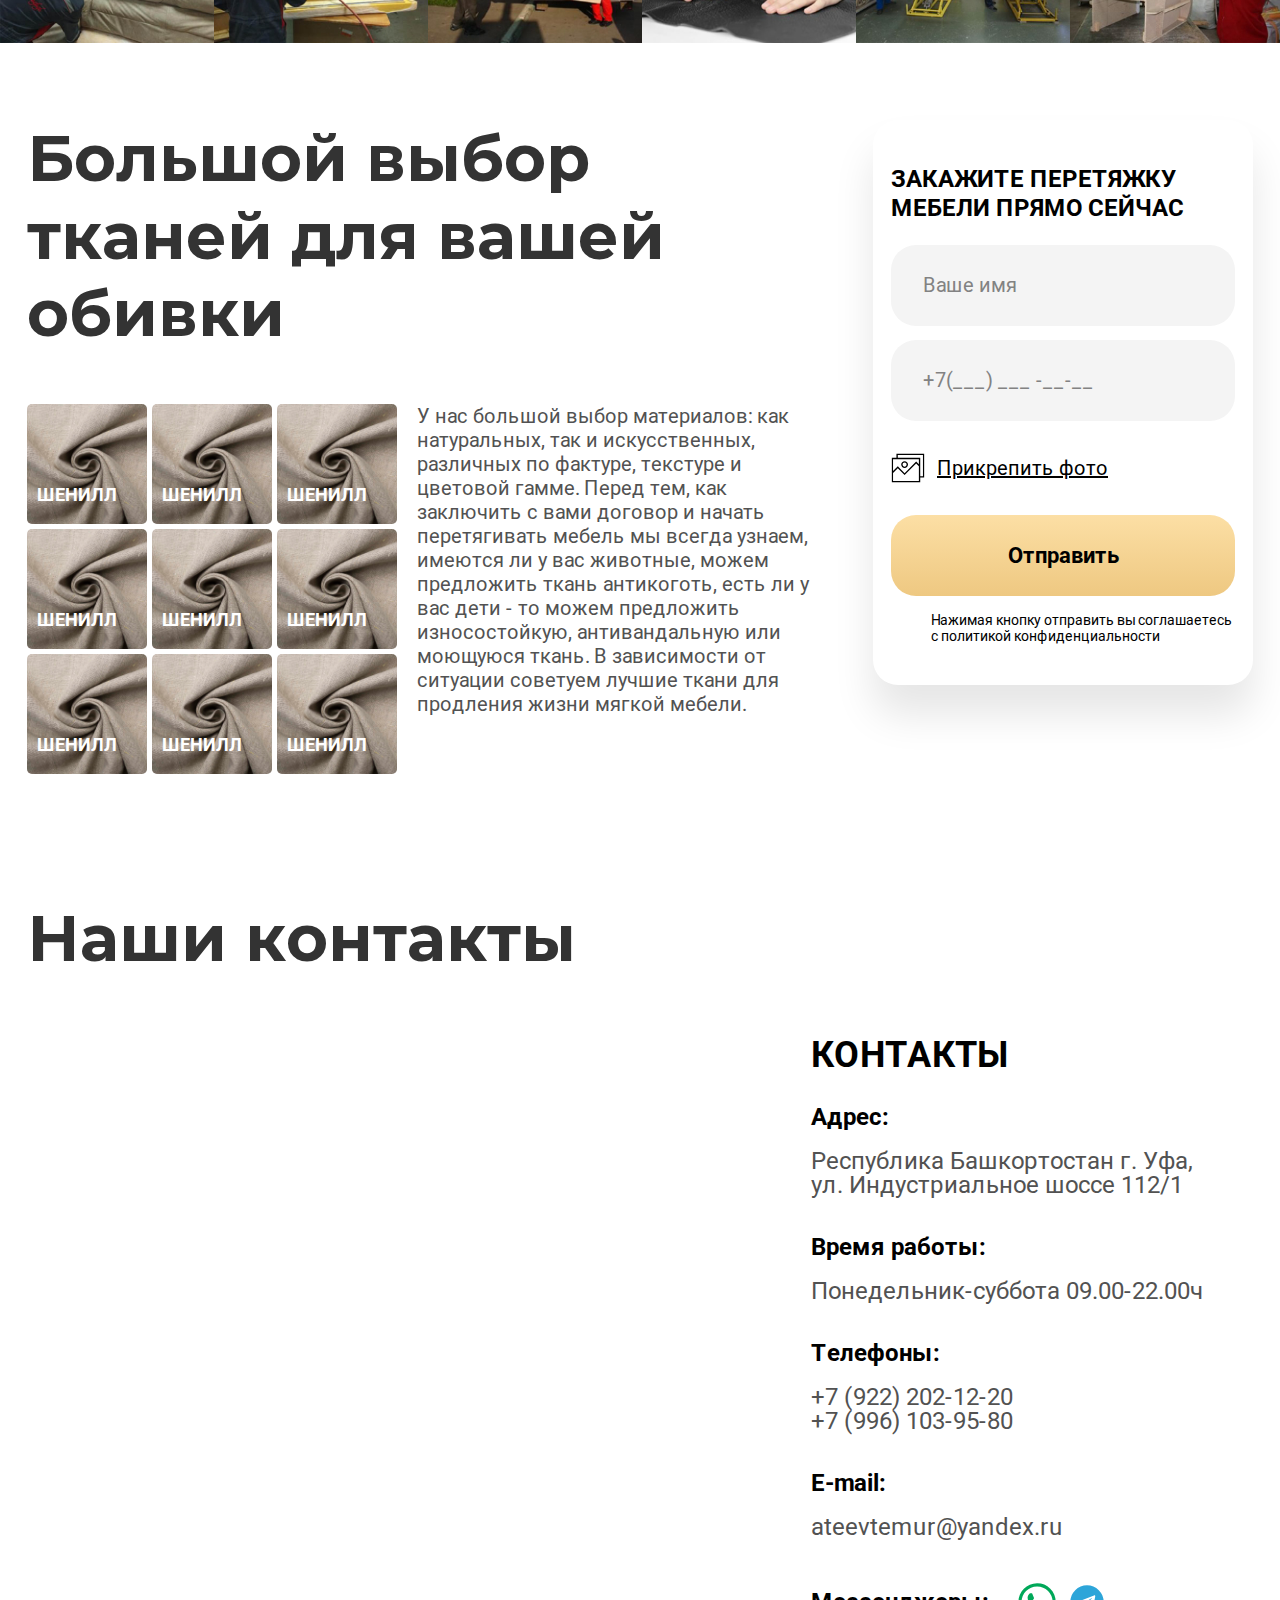
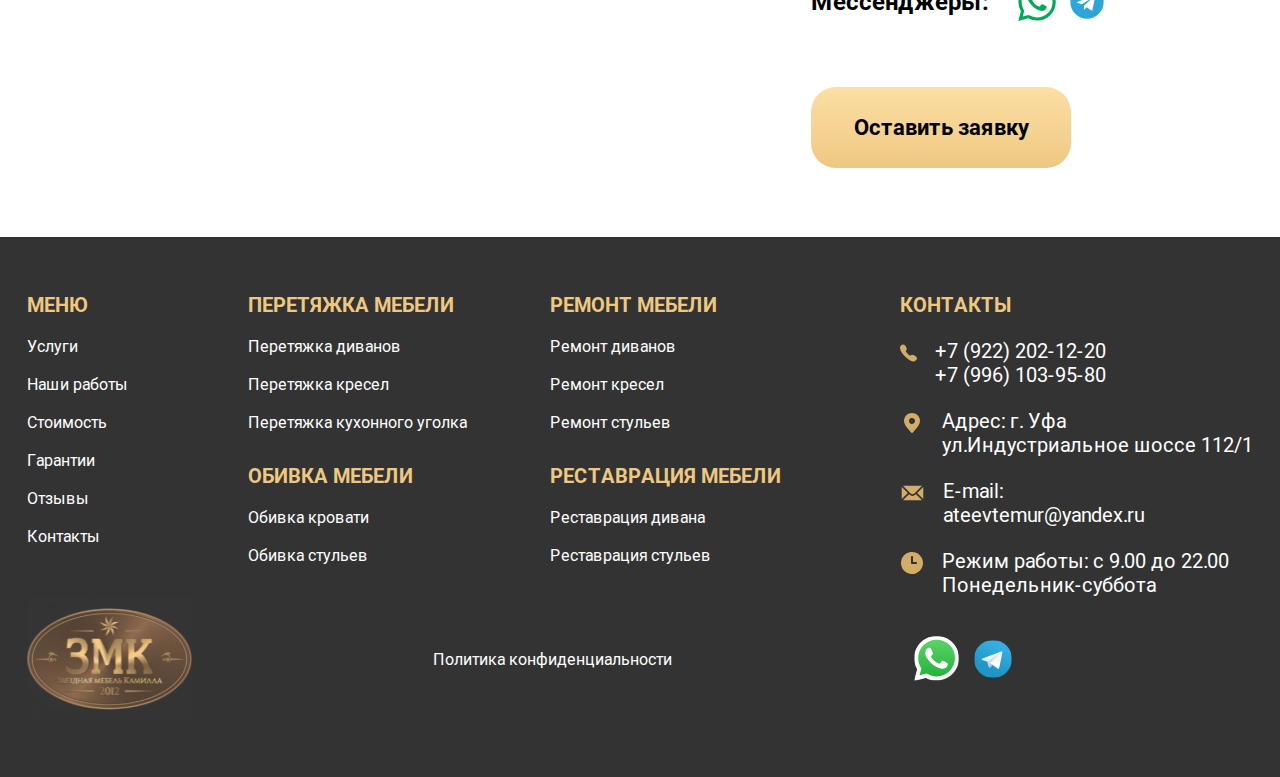
<file: layouts/ZMK/index.html>
<!DOCTYPE html><html lang="en"><head><meta charset="UTF-8"><meta name="viewport" content="width=device=width, initial-scale=1, minimum-scale=1, maximum-scale=1"><link rel="shortcut icon" href="img/favicons/favicon.png" type="image/x-icon"><link rel="stylesheet" href="css/style.css"><title>_KRS999</title></head><body><header class="header"><div class="container header__wrap"><div class="header__top"> <a href="#" class="logo header__logo"><img src="img/logo.svg" alt="Логотип" class="logo__img header__logo-img"></a><p class="header__top-repair"> Перетяжка ремонт и реставрация мебели в Уфе ООО “Звездная мебель”</p><p class="header__top-address"> Адрес мастерской: г. Уфа ул. Индустриальное шоссе 112/1</p><div class="header__soc"><ul class="header__soc-list"><li class="header__soc-item"> <a href="#" class="header__soc-link header__soc-link--wh"><svg class="icon icon-wh"><use href="img/svgsprites/sprite.svg#whatsapp"></use></svg></a></li><li class="header__soc-item"> <a href="#" class="header__soc-link header__soc-link--tg"><svg class="icon icon-tg"><use href="img/svgsprites/sprite.svg#telegram"></use></svg></a></li></ul> <span class="header__soc-title">Задайте вопрос, мы онлайн</span></div> <button class="header__burger"><span class="header__burger-line"></span><span class="header__burger-line"></span><span class="header__burger-line"></span></button><div class="header__contact"><p class="header__contact-day"> Звоните Пн-Сб: 9:00 - 20:00</p> <a href="tel:7(922)202-12-20" class="header__contact-number">+7 (922) 202-12-20</a> <a href="#" class="header__contact-call">Заказать звонок</a></div></div><div class="header__bottom"> <button class="header__close"><span class="header__close-line"></span><span class="header__close-line"></button><nav class="header__nav"><ul class="header__nav-list"><li class="header__nav-item"> <a href="#" class="header__nav-link">Главная</a></li><li class="header__nav-item"> <a href="#" class="header__nav-link">Услуги</a></li><li class="header__nav-item"> <a href="#" class="header__nav-link">НАШИ РАБОТЫ</a></li><li class="header__nav-item"> <a href="#" class="header__nav-link">Стоимость</a></li><li class="header__nav-item"> <a href="#" class="header__nav-link">ГАРАНТИИ</a></li><li class="header__nav-item"> <a href="#" class="header__nav-link">ОТЗЫВЫ</a></li><li class="header__nav-item"> <a href="#" class="header__nav-link">Контакты</a></li></ul></nav></div></div></header><main class="main" id="main"><section class="hero"><div class="container"><div class="hero__top"><div class="hero__contact"> <a href="tel:79222021220" class="hero__contact-number">+7 (922) 202-12-20</a><p class="hero__contact-day"> Звоните Пн-Сб: 9:00 - 20:00</p></div><div class="hero__titles"><h1 class="hero__titles-title"> Перетяжка ремонт и реставрация мебели в Уфе</h1> <span class="hero__titles-txt"><span>“под ключ”</span> срок выполнения от 2 дней с гарантией 18 месяцев</span></div><div class="hero__info"><p class="hero__info-txt"> Загрузите фото мебели, которой требуется ремонт или перетяжка, и узнайте стоимость работ.</p></div><form> <label for="file" class="hero__file-label"><input id="file" type="file" class="hero__file-upload"> Рассчет стоимости по фото</label></form></div></div></section><section class="hero__bottom"><div class="container"><ul class="hero__list"><li class="hero__list-item"> <img src="img/icons/money.svg" alt="Иконка деньги" class="hero__list-icon"><p class="hero__list-txt"> <span>Фиксируем цену в договоре</span> цена закрепляется в договоре и не меняется</p></li><li class="hero__list-item"> <img src="img/icons/delivery.svg" alt="Иконка" class="hero__list-icon"><p class="hero__list-txt"> <span>Бесплатная доставка</span> мебели до мастерской и обратно</p></li><li class="hero__list-item"> <img src="img/icons/money-security.svg" alt="Иконка" class="hero__list-icon"><p class="hero__list-txt"> <span>Цены ниже рыночных</span> найдете где дешевле, сделаем скидку</p></li><li class="hero__list-item"> <img src="img/icons/shield.svg" alt="Иконка" class="hero__list-icon"><p class="hero__list-txt"> <span>Гарантия 18 месяцев</span> контроль качества перетяжки на каждом этапе</p></li></ul></div></section><section class="services"><div class="container services__wrap"><h2 class="global__title services__title"> Наши услуги</h2><div class="services__tab"><nav class="services__tab-nav"> <span class="services__tab-mobile">GPHR</span><div class="services__tab-overflow"><ul class="services__tab-list"><li> <a href="#" class="services__tab-btn services__tab-btn--active" data-tab="0">перетяжка мебели</a></li><li> <a href="#" class="services__tab-btn" data-tab="1">Ремонт мебели</a></li><li> <a href="#" class="services__tab-btn" data-tab="2">обшивка мебели</a></li><li> <a href="#" class="services__tab-btn" data-tab="3">реставрация мебели</a></li><span class="services__tab-line"></span></ul></div></nav><div class="services__items"><div class="services__items-inner services__items-inner--active"><div class="services__item"><div class="services__item-inner"> <img src="img/services/img-1.jpeg" alt="Диван" class="services__item-img"></div><h3 class="services__item-desc"> Перетяжка дивана</h3><p class="services__item-price"> Стоимость работ <span>от 6000 руб</span></p> <a href="#" class="services__item-link">подробнее</a></div><div class="services__item"><div class="services__item-inner"> <img src="img/services/img-2.jpeg" alt="Диван" class="services__item-img"></div><h3 class="services__item-desc"> Перетяжка кресел</h3><p class="services__item-price"> Стоимость работ <span>от 6000 руб</span></p> <a href="#" class="services__item-link">подробнее</a></div><div class="services__item"><div class="services__item-inner"> <img src="img/services/img-3.jpeg" alt="Диван" class="services__item-img"></div><h3 class="services__item-desc"> Обшивка изголовья кровати</h3><p class="services__item-price"> Стоимость работ <span>от 6000 руб</span></p> <a href="#" class="services__item-link">подробнее</a></div><div class="services__item"><div class="services__item-inner"> <img src="img/services/img-4.jpeg" alt="Диван" class="services__item-img"></div><h3 class="services__item-desc"> Перетяжка кухонного уголка</h3><p class="services__item-price"> Стоимость работ <span>от 6000 руб</span></p> <a href="#" class="services__item-link">подробнее</a></div><div class="services__item services__item--rem"><div class="services__item-inner"> <img src="img/services/img-5.jpeg" alt="Диван" class="services__item-img"></div><h3 class="services__item-desc"> Ремонт дивана</h3><p class="services__item-price"> Стоимость работ <span>от 6000 руб</span></p> <a href="#" class="services__item-link">подробнее</a></div><div class="services__item services__item--rem"><div class="services__item-inner"> <img src="img/services/img-6.jpeg" alt="Диван" class="services__item-img"></div><h3 class="services__item-desc"> Ремонт кресел</h3><p class="services__item-price"> Стоимость работ <span>от 6000 руб</span></p> <a href="#" class="services__item-link">подробнее</a></div><div class="services__item services__item--rem"><div class="services__item-inner"> <img src="img/services/img-7.jpeg" alt="Диван" class="services__item-img"></div><h3 class="services__item-desc"> Ремонт стульев</h3><p class="services__item-price"> Стоимость работ <span>от 6000 руб</span></p> <a href="#" class="services__item-link">подробнее</a></div><div class="services__item"><div class="services__item-inner"> <img src="img/services/img-8.jpeg" alt="Диван" class="services__item-img"></div><h3 class="services__item-desc"> Ремонт кожаного дивана</h3><p class="services__item-price"> Стоимость работ <span>от 6000 руб</span></p> <a href="#" class="services__item-link">подробнее</a></div></div><div class="services__items-inner"><div class="services__item"><div class="services__item-inner"> <img src="img/services/img-1.jpeg" alt="Диван" class="services__item-img"></div><h3 class="services__item-desc"> Перетяжка дивана</h3><p class="services__item-price"> Стоимость работ <span>от 6000 руб</span></p> <a href="#" class="services__item-link">подробнее</a></div><div class="services__item"><div class="services__item-inner"> <img src="img/services/img-2.jpeg" alt="Диван" class="services__item-img"></div><h3 class="services__item-desc"> Перетяжка кресел</h3><p class="services__item-price"> Стоимость работ <span>от 6000 руб</span></p> <a href="#" class="services__item-link">подробнее</a></div><div class="services__item"><div class="services__item-inner"> <img src="img/services/img-3.jpeg" alt="Диван" class="services__item-img"></div><h3 class="services__item-desc"> Обшивка изголовья кровати</h3><p class="services__item-price"> Стоимость работ <span>от 6000 руб</span></p> <a href="#" class="services__item-link">подробнее</a></div><div class="services__item"><div class="services__item-inner"> <img src="img/services/img-4.jpeg" alt="Диван" class="services__item-img"></div><h3 class="services__item-desc"> Перетяжка кухонного уголка</h3><p class="services__item-price"> Стоимость работ <span>от 6000 руб</span></p> <a href="#" class="services__item-link">подробнее</a></div><div class="services__item services__item--rem"><div class="services__item-inner"> <img src="img/services/img-5.jpeg" alt="Диван" class="services__item-img"></div><h3 class="services__item-desc"> Ремонт дивана</h3><p class="services__item-price"> Стоимость работ <span>от 6000 руб</span></p> <a href="#" class="services__item-link">подробнее</a></div><div class="services__item services__item--rem"><div class="services__item-inner"> <img src="img/services/img-6.jpeg" alt="Диван" class="services__item-img"></div><h3 class="services__item-desc"> Ремонт кресел</h3><p class="services__item-price"> Стоимость работ <span>от 6000 руб</span></p> <a href="#" class="services__item-link">подробнее</a></div><div class="services__item services__item--rem"><div class="services__item-inner"> <img src="img/services/img-7.jpeg" alt="Диван" class="services__item-img"></div><h3 class="services__item-desc"> Ремонт стульев</h3><p class="services__item-price"> Стоимость работ <span>от 6000 руб</span></p> <a href="#" class="services__item-link">подробнее</a></div><div class="services__item services__item--rem"><div class="services__item-inner"> <img src="img/services/img-8.jpeg" alt="Диван" class="services__item-img"></div><h3 class="services__item-desc"> Ремонт кожаного дивана</h3><p class="services__item-price"> Стоимость работ <span>от 6000 руб</span></p> <a href="#" class="services__item-link">подробнее</a></div></div><div class="services__items-inner"><div class="services__item"><div class="services__item-inner"> <img src="img/services/img-1.jpeg" alt="Диван" class="services__item-img"></div><h3 class="services__item-desc"> Перетяжка дивана</h3><p class="services__item-price"> Стоимость работ <span>от 6000 руб</span></p> <a href="#" class="services__item-link">подробнее</a></div><div class="services__item"><div class="services__item-inner"> <img src="img/services/img-2.jpeg" alt="Диван" class="services__item-img"></div><h3 class="services__item-desc"> Перетяжка кресел</h3><p class="services__item-price"> Стоимость работ <span>от 6000 руб</span></p> <a href="#" class="services__item-link">подробнее</a></div><div class="services__item"><div class="services__item-inner"> <img src="img/services/img-3.jpeg" alt="Диван" class="services__item-img"></div><h3 class="services__item-desc"> Обшивка изголовья кровати</h3><p class="services__item-price"> Стоимость работ <span>от 6000 руб</span></p> <a href="#" class="services__item-link">подробнее</a></div><div class="services__item"><div class="services__item-inner"> <img src="img/services/img-4.jpeg" alt="Диван" class="services__item-img"></div><h3 class="services__item-desc"> Перетяжка кухонного уголка</h3><p class="services__item-price"> Стоимость работ <span>от 6000 руб</span></p> <a href="#" class="services__item-link">подробнее</a></div><div class="services__item services__item--rem"><div class="services__item-inner"> <img src="img/services/img-5.jpeg" alt="Диван" class="services__item-img"></div><h3 class="services__item-desc"> Ремонт дивана</h3><p class="services__item-price"> Стоимость работ <span>от 6000 руб</span></p> <a href="#" class="services__item-link">подробнее</a></div><div class="services__item services__item--rem"><div class="services__item-inner"> <img src="img/services/img-6.jpeg" alt="Диван" class="services__item-img"></div><h3 class="services__item-desc"> Ремонт кресел</h3><p class="services__item-price"> Стоимость работ <span>от 6000 руб</span></p> <a href="#" class="services__item-link">подробнее</a></div><div class="services__item services__item--rem"><div class="services__item-inner"> <img src="img/services/img-7.jpeg" alt="Диван" class="services__item-img"></div><h3 class="services__item-desc"> Ремонт стульев</h3><p class="services__item-price"> Стоимость работ <span>от 6000 руб</span></p> <a href="#" class="services__item-link">подробнее</a></div><div class="services__item"><div class="services__item-inner"> <img src="img/services/img-8.jpeg" alt="Диван" class="services__item-img"></div><h3 class="services__item-desc"> Ремонт кожаного дивана</h3><p class="services__item-price"> Стоимость работ <span>от 6000 руб</span></p> <a href="#" class="services__item-link">подробнее</a></div></div><div class="services__items-inner"><div class="services__item"><div class="services__item-inner"> <img src="img/services/img-1.jpeg" alt="Диван" class="services__item-img"></div><h3 class="services__item-desc"> Перетяжка дивана</h3><p class="services__item-price"> Стоимость работ <span>от 6000 руб</span></p> <a href="#" class="services__item-link">подробнее</a></div><div class="services__item"><div class="services__item-inner"> <img src="img/services/img-2.jpeg" alt="Диван" class="services__item-img"></div><h3 class="services__item-desc"> Перетяжка кресел</h3><p class="services__item-price"> Стоимость работ <span>от 6000 руб</span></p> <a href="#" class="services__item-link">подробнее</a></div><div class="services__item"><div class="services__item-inner"> <img src="img/services/img-3.jpeg" alt="Диван" class="services__item-img"></div><h3 class="services__item-desc"> Обшивка изголовья кровати</h3><p class="services__item-price"> Стоимость работ <span>от 6000 руб</span></p> <a href="#" class="services__item-link">подробнее</a></div><div class="services__item"><div class="services__item-inner"> <img src="img/services/img-4.jpeg" alt="Диван" class="services__item-img"></div><h3 class="services__item-desc"> Перетяжка кухонного уголка</h3><p class="services__item-price"> Стоимость работ <span>от 6000 руб</span></p> <a href="#" class="services__item-link">подробнее</a></div><div class="services__item services__item--rem"><div class="services__item-inner"> <img src="img/services/img-5.jpeg" alt="Диван" class="services__item-img"></div><h3 class="services__item-desc"> Ремонт дивана</h3><p class="services__item-price"> Стоимость работ <span>от 6000 руб</span></p> <a href="#" class="services__item-link">подробнее</a></div><div class="services__item services__item--rem"><div class="services__item-inner"> <img src="img/services/img-6.jpeg" alt="Диван" class="services__item-img"></div><h3 class="services__item-desc"> Ремонт кресел</h3><p class="services__item-price"> Стоимость работ <span>от 6000 руб</span></p> <a href="#" class="services__item-link">подробнее</a></div><div class="services__item services__item--rem"><div class="services__item-inner"> <img src="img/services/img-7.jpeg" alt="Диван" class="services__item-img"></div><h3 class="services__item-desc"> Ремонт стульев</h3><p class="services__item-price"> Стоимость работ <span>от 6000 руб</span></p> <a href="#" class="services__item-link">подробнее</a></div><div class="services__item services__item--rem"><div class="services__item-inner"> <img src="img/services/img-8.jpeg" alt="Диван" class="services__item-img"></div><h3 class="services__item-desc"> Ремонт кожаного дивана</h3><p class="services__item-price"> Стоимость работ <span>от 6000 руб</span></p> <a href="#" class="services__item-link">подробнее</a></div></div></div> <button class="global__btn services__items-btn"> Загрузка еще</button></div></section><section class="work"><div class="container work__wrap"><h2 class="global__title work__title"> Как мы умеем делать</h2><div class="work__items work__slider"><div class="work__item"><div class="work__item-inner"><div class="work__item-imgs"><div class="work__item-img work__item-img--to"> <img src="img/img-1.png" alt="Картинка"></div><div class="work__item-img work__item-img--after"> <img src="img/img-2.png" alt="Картинка"></div><div class="work__item-imgs-line"> <button class="work__item-imgs-btn"> &#8249; &#8250;</button></div></div><div class="work__item-left"><div class="work__item-txts"><h2 class="work__item-desc"> СТУЛ КУХОННЫЙ</h2><ul class="work__list"><li class="work__list-item"><p> Вид работ:</p> <span>замена обивки стула</span></li><li class="work__list-item"><p> Использованные материалы:</p> <span>экокожа цвет слоновая кость</span></li></ul><div class="work__item-last"><p class="work__item-txt"> Описание работы - сроки - место выполнения (проведения) можно добавить еще и отзыв клиенты или видеообзор сюда же</p><div class="work__item-right"><p class="work__item-total">Итоговая стоимость:</p><h3 class="work__item-sum"> 900 руб.</h3></div></div></div></div></div></div><div class="work__item"><div class="work__item-inner"><div class="work__item-imgs"><div class="work__item-img work__item-img--to"> <img src="img/img-1.png" alt="Картинка"></div><div class="work__item-img work__item-img--after"> <img src="img/img-2.png" alt="Картинка"></div><div class="work__item-imgs-line"> <button class="work__item-imgs-btn"> &#8249; &#8250;</button></div></div><div class="work__item-left"><div class="work__item-txts"><h2 class="work__item-desc"> СТУЛ КУХОННЫЙ</h2><ul class="work__list"><li class="work__list-item"><p> Вид работ:</p> <span>замена обивки стула</span></li><li class="work__list-item"><p> Использованные материалы:</p> <span>экокожа цвет слоновая кость</span></li></ul><div class="work__item-last"><p class="work__item-txt"> Описание работы - сроки - место выполнения (проведения) можно добавить еще и отзыв клиенты или видеообзор сюда же</p><div class="work__item-right"><p class="work__item-total"> Итоговая стоимость:</p><h3 class="work__item-sum"> 900 руб.</h3></div></div></div></div></div></div></div> <span class="work__after-before">Чтобы посмотреть ДО и ПОСЛЕ двигай ползунок ваправо и влево <></span><div class="work__slider-btns global__slider-btns"></div></div></section><section class="price"><div class="container"><h2 class="price__title global__title"> Сколько стоит перетянуть и отремонтровать мебель в Уфе?</h2><div class="price__inner"><div class="price__left"><ul class="price__list"><div class="price__list-header"> <span>Вид работ</span> <span>Стоимость/руб</span></div><p class="price__list-desc"> Перетяжка мебели</p><li class="price__list-item"><p class="price__list-work"> Перетяжка дивана</p><p class="price__list-sum"> от 6000 руб</p></li><li class="price__list-item"><p class="price__list-work"> Перетяжка кресла</p><p class="price__list-sum"> от 4000 руб</p></li><li class="price__list-item"><p class="price__list-work"> Перетяжка дивана</p><p class="price__list-sum"> от 6000 руб</p></li><li class="price__list-item"><p class="price__list-work"> Перетяжка кресла</p><p class="price__list-sum"> от 4000 руб</p></li><li class="price__list-item"><p class="price__list-work"> Перетяжка дивана</p><p class="price__list-sum"> от 6000 руб</p></li><li class="price__list-item"><p class="price__list-work"> Перетяжка кресла</p><p class="price__list-sum"> от 4000 руб</p></li><li class="price__list-item"><p class="price__list-work"> Перетяжка дивана</p><p class="price__list-sum"> от 6000 руб</p></li><li class="price__list-item"><p class="price__list-work"> Перетяжка кресла</p><p class="price__list-sum"> от 4000 руб</p></li><li class="price__list-item"><p class="price__list-work"> Перетяжка дивана</p><p class="price__list-sum"> от 6000 руб</p></li><li class="price__list-item"><p class="price__list-work"> Перетяжка кресла</p><p class="price__list-sum"> от 4000 руб</p></li><li class="price__list-item"><p class="price__list-work"> Перетяжка дивана</p><p class="price__list-sum"> от 6000 руб</p></li><li class="price__list-item"><p class="price__list-work"> Перетяжка кресла</p><p class="price__list-sum"> от 4000 руб</p></li></ul></div><div class="price__right"><h3 class="price__right-title"> Расчет по фото:</h3><p class="price__right-subtitle"> Рассчитаем стоимость прямо сейчас онлайн!</p><ul class="price__qr"><li class="price__qr-item"> <span class="price__qr-step">Шаг 1</span><p class="price__qr-about"> Отсканируйте QR-код, либо кликните на надпись <a href="#" class="price__qr-link">WhatsApp</a></p> <img src="img/qr.png" alt="Картинка штрихкод"></li><li class="price__qr-item"> <span class="price__qr-step">Шаг 2</span><p class="price__qr-about"> Пришлите нам фото Вашей мебели WhatsApp и напишите что нужно сделать</p></li><li class="price__qr-item"><p class="price__qr-about"> <span class="price__qr-step">Шаг 3</span> Мы расчитаем стоимость работ, укажем сроки и отправим иам ответ в течении 15 минут</p> <img src="img/img-3.png" alt="Картинка"></li></ul></div></div> <span class="price__txt">Cтоимость услуги определяется индивидуально, в зависимости от объема работ и используемых материалов. Вы всегда можете позвонить в нашу компанию, отправить фото мебели или написать специалисту, чтобы рассказать вашу ситуацию. Он более точно скажет сумму, которую необходимо затратить для ремонта мебели. У нас установлен минимальный порог цен, представленный в прайс-листе на сайте, с которым каждый пользователь может ознакомиться.</span></div></section><section class="discount"><div class="container"><div class="discount__wrap"><div class="discount__left"><h2 class="discount__title global__title"> СКИДКА</h2><form action="" class="discount__form"> <label for="num" class="discount__form-label">ОТПРАВЬТЕ ЗАЯВКУ ЧЕРЕЗ САЙТ И ПОЛУЧИТЕ <span>СКИДКУ 10%</span></label> <input type="text" id="num" class=" discount__form-number" placeholder="+7 (___) ___ -__-__"> <button class="discount__form-btn global__btn"> Отправить</button></form></div><div class="discount__right"> <img src="img/img-4.png" alt="Скидка" class="discount__img"></div></div></div></section><section class="trust"><div class="container trust__wrap"><h2 class="trust__title global__title"> Вы можете нам довериться и быть спокойны за качество и сроки</h2><div class="trust__items"><div class="trust__item"><div class="trust__item-icon"> <img src="img/icons/document.svg" alt="Иконка"></div><p class="trust__item-desc"> Заключаем договор</p> <span class="trust__item-txt">Составляем договор, закрепляем договором стоимость услуг, сроки выполнения работ, гарантии на выполненную работу</span></div><div class="trust__item"><div class="trust__item-icon"> <img src="img/icons/quality.svg" alt="Иконка"></div><p class="trust__item-desc"> Фабричное качество</p> <span class="trust__item-txt">Всё работы выполняются опытными мастерами и при помощи профессионального оборудования в результате достигается высокое качество</span></div><div class="trust__item"><div class="trust__item-icon"> <img src="img/icons/delivery-truck.svg" alt="Иконка"></div><p class="trust__item-desc"> Бесплатная доставка</p> <span class="trust__item-txt">Самостоятельно транспортируем вашу мебель, относимся к ней бережено. Спустим и поднимем мебель, даже если вы на 12 этаже</span></div><div class="trust__item"><div class="trust__item-icon"> <img src="img/icons/shield-2.svg" alt="Иконка"></div><p class="trust__item-desc"> Гарантия 18 месяцев</p> <span class="trust__item-txt">Гарантия на выполненные работы 18 месяцев, при необходости позвоните нам мы приедем и исправим недостатки за свой счет</span></div><div class="trust__item"><div class="trust__item-icon"> <img src="img/icons/color-palette.svg" alt="Иконка"></div><p class="trust__item-desc"> Более 300 видов тканей</p> <span class="trust__item-txt">Огромный выбор тканей на любой вкус от известных брендов-производителей. Мы покупаем ткани по оптовым ценам и не делаем наценки</span></div><div class="trust__item"><div class="trust__item-icon"> <img src="img/icons/work-paper.svg" alt="Иконка"></div><p class="trust__item-desc"> Опыт работы с 2012 года</p> <span class="trust__item-txt">Мы на рынке ремонта мебели с 2012 года и 99% наших клиентов остались довольны и возвращаются к нам снова и советуют нас друзьям</span></div><div class="trust__item"><div class="trust__item-img"> <img src="img/img-5.png" alt="Грамота"></div><div class="trust__item-bottom"><div class="trust__item-icon"> <img src="img/icons/shield-3.svg" alt="Иконка"></div><p class="trust__item-desc"> Гарантии по договору</p> <span class="trust__item-txt">Заключаем договор на оказание услуг, оказываем услуги для физических и юридических лиц</span></div></div></div></div></section><section class="froze"><div class="container"><div class="froze__wrap"><div class="froze__left"><h2 class="froze__title global__title"> БЕСПЛАТНЫЙ ВЫЕЗД ДИЗАЙНЕРА-ЗАМЕРЩИКА</h2><p class="froze__subtitle"> Для консультации и подбора материала в удобное для Вас время</p><form action="" class="froze__form"> <input type="text" class="froze__form-number" placeholder="+7 (___) ___ -__-__"> <button class="froze__form-btn global__btn"> Вызвать замерщика</button></form></div><div class="froze__right"> <img src="img/img-6.png" alt="Изображение" class="froze__right-img"></div></div></div></section><section class="we-work"><div class="container we-work__wrap"><h2 class="we-work__title global__title"> Как мы работаем</h2><div class="we-work__items"><div class="we-work__item"><div class="we-work__data"><p> СРОКИ</p> <span>Перетяжка займет от 2 до 10 дней</span></div><ul class="we-work__left"><li class="we-work__left-item"> Сроки зависят от сложности конструкции и пошива, а так же от размера и дизайна мебели</li><li class="we-work__left-item"> Сроки уточняются и прописываются при составлении и подписании договора на оказание услуг</li><li class="we-work__left-item"> Мы делаем скидку в размере 1% за каждый день просрочки</li><li class="we-work__left-item"> В среднем сроки выполнения работ варьируются от 2-х до 10-ти дней</li><li class="we-work__left-item"> Мы работаем “под ключ”: от Вас только требуется выбрать материал обивки, согласовать работы и сроки, а всё остальное Мы сделаем сами</li></ul> <button class="we-work__btn global__btn"> Узнать точные сроки</button></div><div class="we-work__item"><ul class="we-work__right"><li class="we-work__right-item"> <span class="we-work__right-num">1</span><div class="we-work__right-txt"><p> ОСТАВЛЯЕТЕ ЗАЯВКУ</p> <span>В течении 15 минут мы свяжется с Вами и проконсультируем по Вашей заявке. Затем согласуем с Вами место и время встречи для осмотра мебели и выбора материала</span></div></li><li class="we-work__right-item"> <span class="we-work__right-num">2</span><div class="we-work__right-txt"><p> ВЫЕЗД ЗАМЕРЩИКА</p> <span>В удобное вам время (днем, после работы, в ваш выходной) к вам приедет замерщик. Он осмотрит мебель и покажет вам вживую разные образцы ткани. После согласования работ, материала и стоимости заключаем договор.</span></div></li><li class="we-work__right-item"> <span class="we-work__right-num">3</span><div class="we-work__right-txt"><p> разбор, упаковка и забор мебели</p> <span>В удобное вам время приезжает бригада мастеров, разбирает, бережно упаковывает и вывозит вашу мебель в мастерскую БЕСПЛАТНО. По желанию Заказчика также призводим все работы на дому</span></div></li><li class="we-work__right-item"> <span class="we-work__right-num">4</span><div class="we-work__right-txt"><p> выполнение работ</p> <span>Работы мы выполняем в нашей мастерской (1-2 дня, если ткань в наличии, до 10 дней если заказываем у поставщика). Шьем новые чехлы, меняем наполнитель, смазываем и ремонтируем и меняем механизмы.</span></div></li><li class="we-work__right-item"> <span class="we-work__right-num">5</span><div class="we-work__right-txt"><p> Доставка, подъем, сборка</p> <span>Вернем вашу обновленную мебель к вам домой. Бережно упаковываем ее в цеху, везем, заносим к вам на этаж и сами ее собираем. Вам нужно только открыть нам дверь и радоваться обновленной мебели!</span></div></li></ul></div></div></div></section><section class="action"><div class="container action__wrap"><h2 class="action__title global__title"> Акции и скидки</h2><div class="action__items"><div class="action__item"><div class="action__item-inner"><p class="action__item-desc"> Две подушки 40х40 в подарок!</p><div class="action__item-img"> <img src="img/img-7.png" alt="Картинка"></div></div> <span class="action__item-txt">При заказае обтяжки дивана, две подушки из выбранного вами материала в подарок!</span> <button class="action__item-btn global__btn"> Участвовать в акции</button></div><div class="action__item"><div class="action__item-inner"><p class="action__item-desc"> Скидка на день рождения -10%</p><div class="action__item-img"> <img src="img/img-8.png" alt="Картинка"></div></div> <span class="action__item-txt">Скидка на День Рождение 5 дней до и 5 дней после. Покажите ваш документ при заключении договора и получите скидку 10%</span> <button class="action__item-btn global__btn"> Получить скидку</button></div><div class="action__item"><div class="action__item-inner"><p class="action__item-desc"> Скидка -5% пенсионерам</p><div class="action__item-img"> <img src="img/img-9.png" alt="Картинка"></div></div> <span class="action__item-txt">Покажите специалисту пенсионное удостоверение при заключении договора и получите скидку -5%</span> <button class="action__item-btn global__btn"> Получить скидку</button></div></div></div></section><section class="our-clients"><div class="container our-clients__wrap"><h2 class="our-clients__title global__title"> Что говорят о нас наши клиенты</h2><div class="our-clients__slider"><div class="our-clients__slider-item"> <img src="img/img-10.png" alt="Отзыв"></div><div class="our-clients__slider-item"> <img src="img/img-10.png" alt="Отзыв"></div><div class="our-clients__slider-item"> <img src="img/img-10.png" alt="Отзыв"></div><div class="our-clients__slider-item"> <img src="img/img-10.png" alt="Отзыв"></div><div class="our-clients__slider-item"> <img src="img/img-10.png" alt="Отзыв"></div></div></div></section><section class="v-reviews"><div class="container v-reviews__wrap"><h2 class="v-reviews__title global__title"> Видео отзывы</h2><div class="v-reviews__slider"><div class="v-reviews__video"> <img src="img/img-11.png" alt="Видео"></div><div class="v-reviews__video"> <img src="img/img-11.png" alt="Видео"></div><div class="v-reviews__video"> <img src="img/img-11.png" alt="Видео"></div><div class="v-reviews__video"> <img src="img/img-11.png" alt="Видео"></div></div></div></section><section class="production"><div class="container production__wrap"><h2 class="production__title global__title"> Наше производство открыто для вас</h2></div><div class="production__slider"><div class="production__slider-item"> <img src="img/production/img-1.png" alt="Производство"></div><div class="production__slider-item"> <img src="img/production/img-2.png" alt="Производство"></div><div class="production__slider-item"> <img src="img/production/img-3.png" alt="Производство"></div><div class="production__slider-item"> <img src="img/production/img-4.png" alt="Производство"></div><div class="production__slider-item"> <img src="img/production/img-5.png" alt="Производство"></div><div class="production__slider-item"> <img src="img/production/img-6.png" alt="Производство"></div></div></section><section class="fabrics"><div class="container fabrics__wrap"><div class="fabrics__left"><h2 class="fabrics__title global__title"> Большой выбор тканей для вашей обивки</h2><div class="fabrics__left-inner"><ul class="fabrics__gallery"><li class="fabrics__gallery-item"> <img src="img/gallery/img-1.jpg" alt="Галерея" class="fabrics__gallery-img"> <span class="fabrics__gallery-desc">Шенилл</span></li><li class="fabrics__gallery-item"> <img src="img/gallery/img-1.jpg" alt="Галерея" class="fabrics__gallery-img"> <span class="fabrics__gallery-desc">Шенилл</span></li><li class="fabrics__gallery-item"> <img src="img/gallery/img-1.jpg" alt="Галерея" class="fabrics__gallery-img"> <span class="fabrics__gallery-desc">Шенилл</span></li><li class="fabrics__gallery-item"> <img src="img/gallery/img-1.jpg" alt="Галерея" class="fabrics__gallery-img"> <span class="fabrics__gallery-desc">Шенилл</span></li><li class="fabrics__gallery-item"> <img src="img/gallery/img-1.jpg" alt="Галерея" class="fabrics__gallery-img"> <span class="fabrics__gallery-desc">Шенилл</span></li><li class="fabrics__gallery-item"> <img src="img/gallery/img-1.jpg" alt="Галерея" class="fabrics__gallery-img"> <span class="fabrics__gallery-desc">Шенилл</span></li><li class="fabrics__gallery-item"> <img src="img/gallery/img-1.jpg" alt="Галерея" class="fabrics__gallery-img"> <span class="fabrics__gallery-desc">Шенилл</span></li><li class="fabrics__gallery-item"> <img src="img/gallery/img-1.jpg" alt="Галерея" class="fabrics__gallery-img"> <span class="fabrics__gallery-desc">Шенилл</span></li><li class="fabrics__gallery-item"> <img src="img/gallery/img-1.jpg" alt="Галерея" class="fabrics__gallery-img"> <span class="fabrics__gallery-desc">Шенилл</span></li></ul><p class="fabrics__left-txt"> У нас большой выбор материалов: как натуральных, так и искусственных, различных по фактуре, текстуре и цветовой гамме. Перед тем, как заключить с вами договор и начать перетягивать мебель мы всегда узнаем, имеются ли у вас животные, можем предложить ткань антикоготь, есть ли у вас дети - то можем предложить износостойкую, антивандальную или моющуюся ткань. В зависимости от ситуации советуем лучшие ткани для продления жизни мягкой мебели.</p></div></div><div class="fabrics__right"><form class="fabrics__form"> <label for="" class="fabrics__form-label">ЗАКАЖИТЕ ПЕРЕТЯЖКУ МЕБЕЛИ ПРЯМО СЕЙЧАС</label> <input type="text" class="fabrics__form-name" placeholder="Ваше имя"> <input type="text" class="fabrics__form-number" placeholder="+7(___) ___ -__-__"> <label for="file" class="fabrics__form-file"><input type="file" name="" id="file"> Прикрепить фото</label> <button class="fabrics__form-btn global__btn"> Отправить</button> <span class="fabrics__form-conf">Нажимая кнопку отправить вы соглашаетесь с политикой конфиденциальности</span></form></div></div></section><section class="contacts"><div class="container"><h2 class="contacts__title global__title"> Наши контакты</h2></div><div class="contacts__inner"><div class="contacts__inner-map"><iframe src="https://www.google.com/maps/embed?pb=!1m18!1m12!1m3!1d2434177.31149185!2d26.361046628860603!3d53.430450329643456!2m3!1f0!2f0!3f0!3m2!1i1024!2i768!4f13.1!3m3!1m2!1s0x46da2584e2ad4881%3A0xa1d181ec8c10!2z0JHQtdC70LDRgNGD0YHRjA!5e0!3m2!1sru!2sca!4v1753463901725!5m2!1sru!2sca" style="border:0;" allowfullscreen="" loading="lazy" referrerpolicy="no-referrer-when-downgrade" class="contacts__inner-google-map"></iframe></div><div class="contacts__inner-right"><h3 class="contacts__inner-title"> контакты</h3><ul class="contacts__list"><li class="contacts__list-item"> <span>Адрес:</span><p> Республика Башкортостан г. Уфа, ул. Индустриальное шоссе 112/1</p></li><li class="contacts__list-item"> <span>Время работы:</span><p> Понедельник-суббота 09.00-22.00ч</p></li><li class="contacts__list-item"> <span>Телефоны:</span><div class="contacts__list-tel"> <a href="tel:79222021220">+7 (922) 202-12-20</a> <a href="tel:79961039580">+7 (996) 103-95-80</a></div></li><li class="contacts__list-item"> <span>E-mail:</span> <a href="mailto:ateevtemur@yandex.ru">ateevtemur@yandex.ru</a></li><li class="contacts__list-item"> <span>Мессенджеры:</span><div class="contacts__list-soc"> <a href="#" class="contacts__list-soc--wh"><svg class="icon icon-whatsapp-footer"><use href="img/svgsprites/sprite.svg#whatsapp-footer"></use></svg></a> <a href="#" class="contacts__list-soc--tg"><svg class="icon icon-telegram-footer"><use href="img/svgsprites/sprite.svg#telegram-footer"></use></svg></a></div></li></ul> <button class="contacts__inner-btn global__btn"> Оставить заявку</button></div></div></section><section class="m-price"><div class="container"><form action="" class="m-price__form"> <label for="" class="m-price__form-label">Узнайте цену на перетяжку вашей мебели</label> <input type="text" class="m-price__form-number" placeholder="+7 (___) ___ -__-__"> <button class="m-price__form-btn global__btn"> Отправить</button> <label for="ch" class="m-price__form-ch"><input type="checkbox" name="" id="ch"> <span>Нажимая кнопку отправить вы соглашаетесь с политикой конфиденциальности</span></label></form></div></section></main><footer class="footer"><div class="container footer__wrap"> <a href="#" class="footer__logo footer__m-logo"><img src="img/logo.svg" alt="Логотип ЗМК"></a><div class="footer__top"><ul class="footer__left"> <span>МЕНЮ</span><li class="footer__left-item"> <a href="#" class="footer__left-link">Услуги</a></li><li class="footer__left-item"> <a href="#" class="footer__left-link">Наши работы</a></li><li class="footer__left-item"> <a href="#" class="footer__left-link">Стоимость</a></li><li class="footer__left-item"> <a href="#" class="footer__left-link">Гарантии</a></li><li class="footer__left-item"> <a href="#" class="footer__left-link">Отзывы</a></li><li class="footer__left-item"> <a href="#" class="footer__left-link">Контакты</a></li></ul><div class="footer__center"><ul class="footer__center-list"> <span>ПЕРЕТЯЖКА МЕБЕЛИ</span><li class="footer__center-item"> <a href="#" class="footer__center-link">Перетяжка диванов</a></li><li class="footer__center-item"> <a href="#" class="footer__center-link">Перетяжка кресел</a></li><li class="footer__center-item"> <a href="#" class="footer__center-link">Перетяжка кухонного уголка</a></li></ul><ul class="footer__center-list"> <span>РЕМОНТ МЕБЕЛИ</span><li class="footer__center-item"> <a href="#" class="footer__center-link">Ремонт диванов</a></li><li class="footer__center-item"> <a href="#" class="footer__center-link">Ремонт кресел</a></li><li class="footer__center-item"> <a href="#" class="footer__center-link">Ремонт стульев</a></li></ul><ul class="footer__center-list"> <span>ОБИВКА МЕБЕЛИ</span><li class="footer__center-item"> <a href="#" class="footer__center-link">Обивка кровати</a></li><li class="footer__center-item"> <a href="#" class="footer__center-link">Обивка стульев</a></li></ul><ul class="footer__center-list"> <span>РЕСТАВРАЦИЯ МЕБЕЛИ</span><li class="footer__center-item"> <a href="#" class="footer__center-link">Реставрация дивана</a></li><li class="footer__center-item"> <a href="#" class="footer__center-link">Реставрация стульев</a></li></ul></div><ul class="footer__right"> <span>КОНТАКТЫ</span><li class="footer__right-item"> <img src="img/icons/call.svg" alt="Иконка" class="footer__right-icon"><div class="footer__right-item--inner"> <a href="#" class="footer__right-link">+7 (922) 202-12-20</a> <a href="#" class="footer__right-link">+7 (996) 103-95-80</a></div></li><li class="footer__right-item"> <img src="img/icons/location.svg" alt="Иконка" class="footer__right-icon"> <a href="#" class="footer__right-link">Адрес: г. Уфа<br> ул.Индустриальное шоссе 112/1</a></li><li class="footer__right-item"> <img src="img/icons/mail.svg" alt="Иконка" class="footer__right-icon"> <a href="#" class="footer__right-link">E-mail:<br> ateevtemur@yandex.ru</a></li><li class="footer__right-item"> <img src="img/icons/time.svg" alt="Иконка" class="footer__right-icon"> <a href="#" class="footer__right-link">Режим работы: с 9.00 до 22.00<br>Понедельник-суббота</a></li></ul></div><div class="footer__bottom"> <a href="#" class="footer__bottom-logo"><img src="img/logo.svg" alt=""></a> <a href="#" class="footer__bottom-conf">Политика конфиденциальности</a><div class="footer__bottom-soc"> <a href="#"><img src="img/icons/whatsapp.svg" alt=""></a> <a href="#"><img src="img/icons/telegram.svg" alt=""></a></div></div></div></footer><script src="https://ajax.googleapis.com/ajax/libs/jquery/3.6.0/jquery.min.js"></script><script src="js/plugins/slick/slick.js"></script><script src="js/index.js"></script></body></html>
</file>
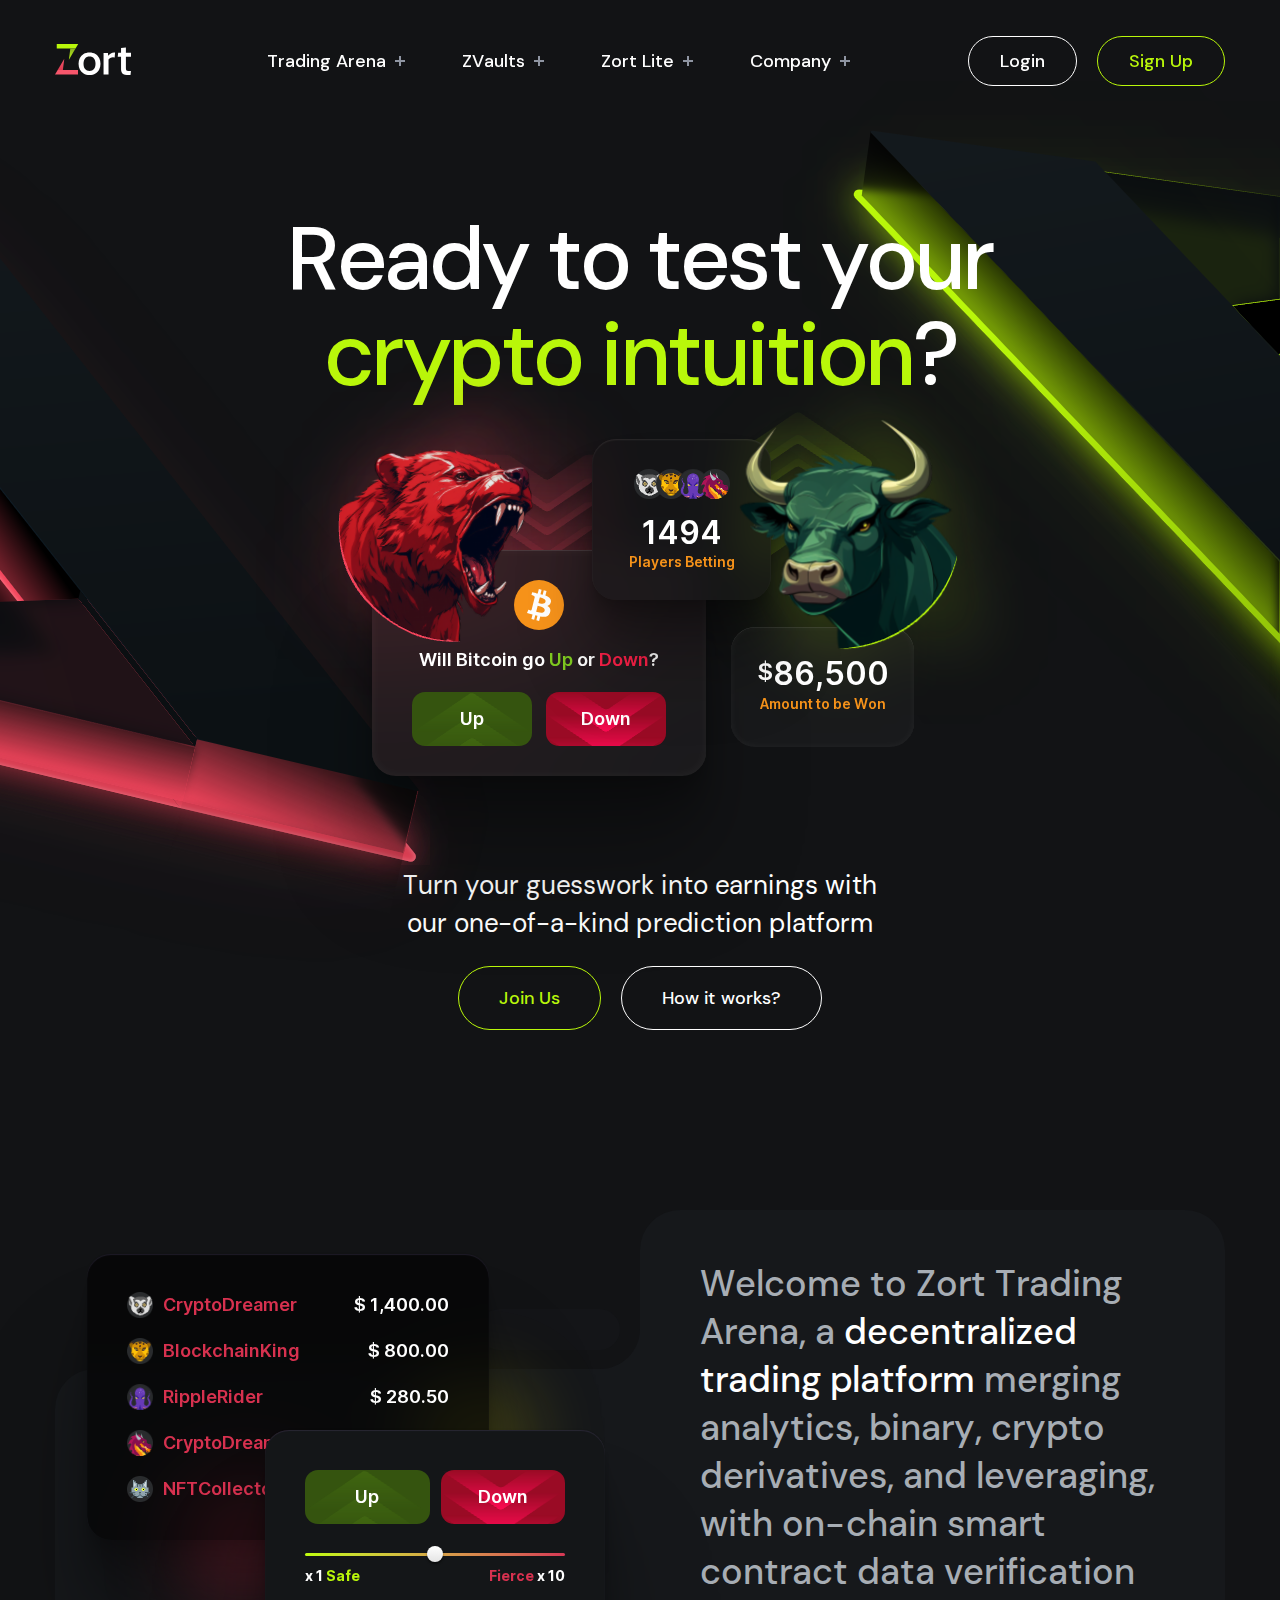
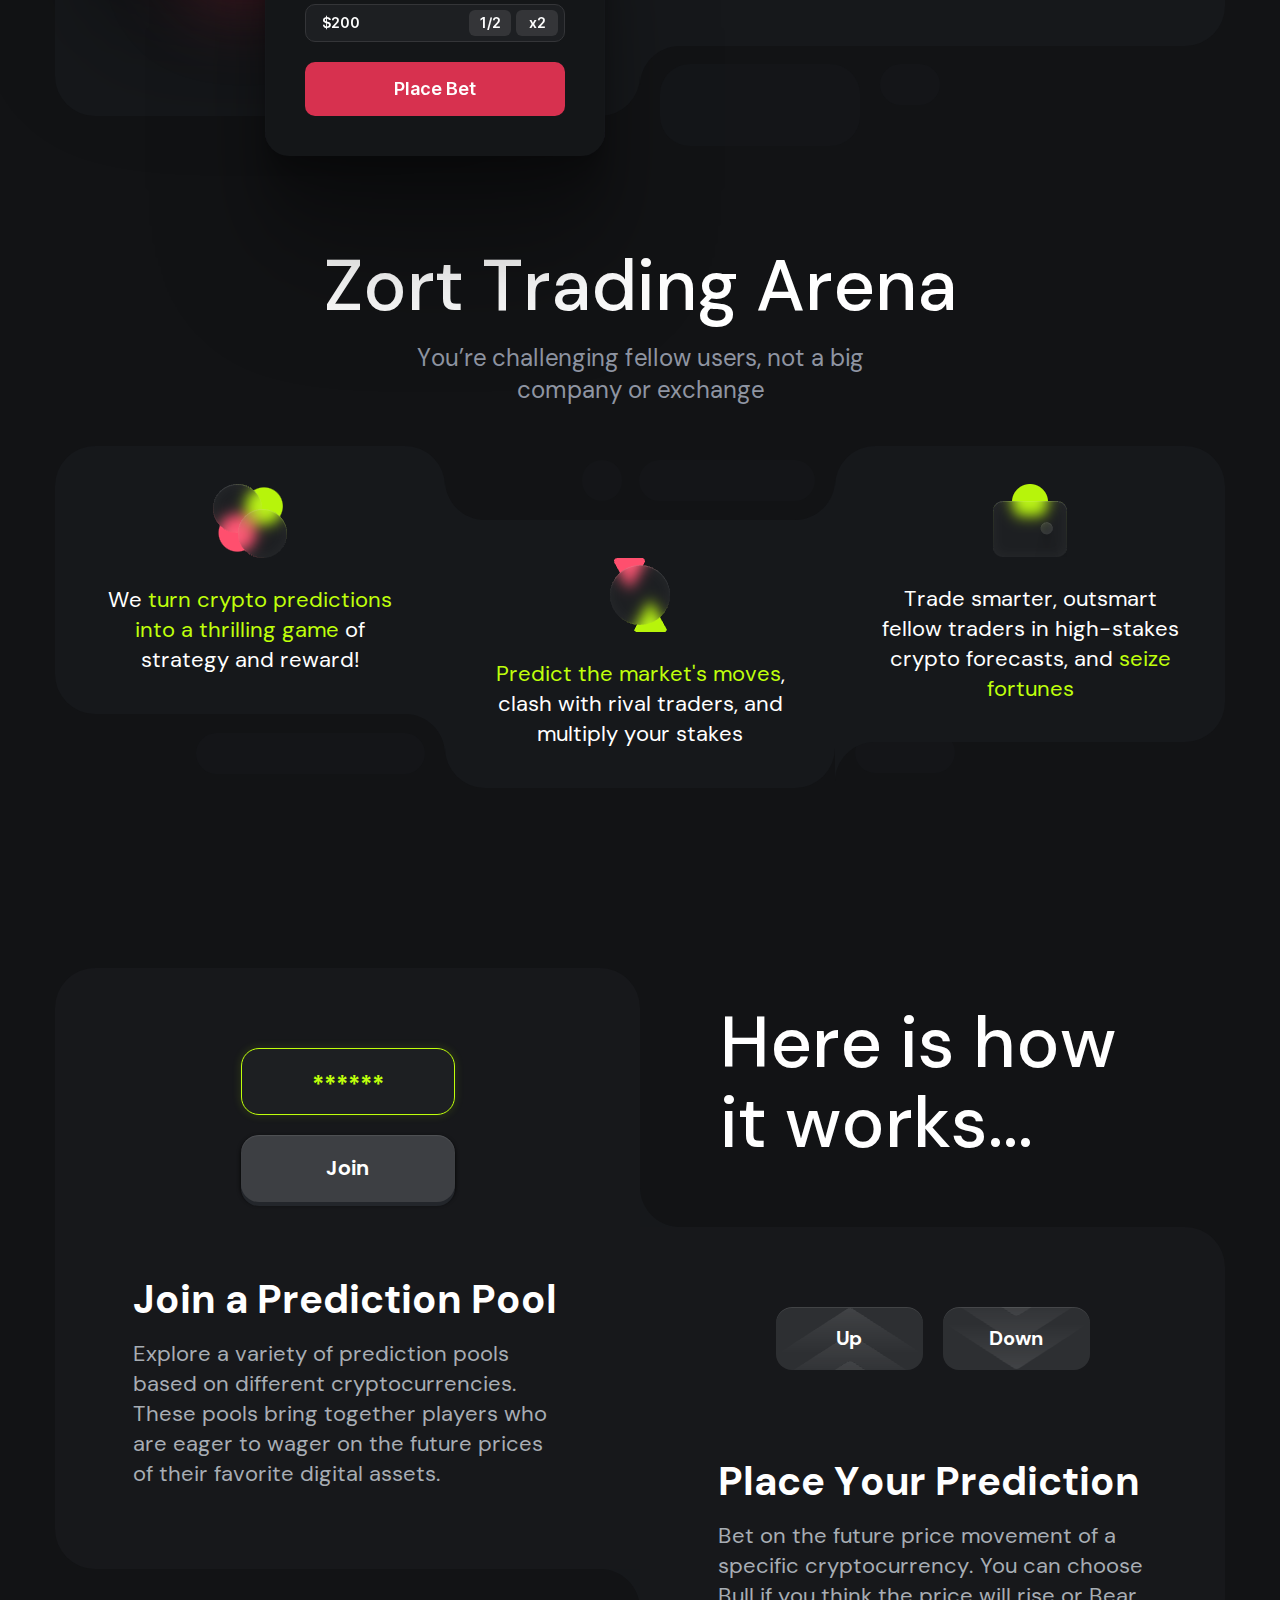
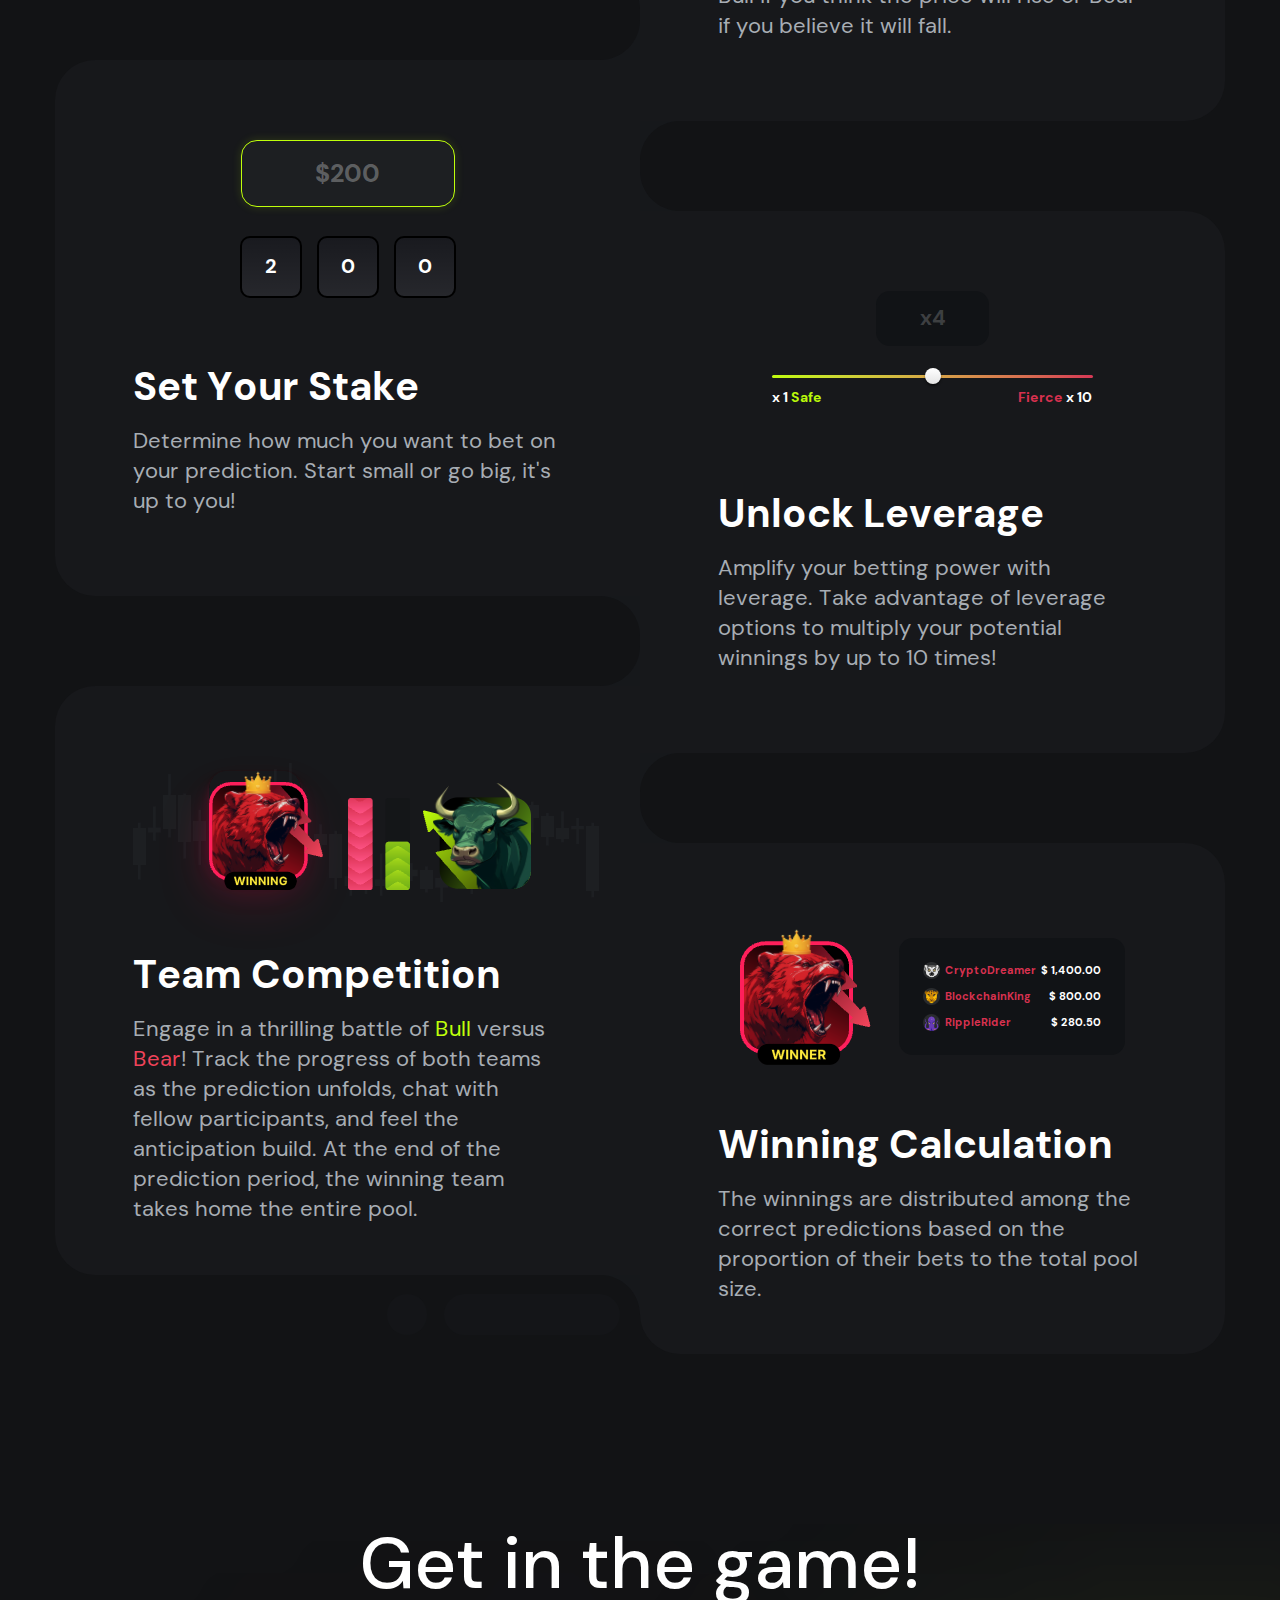
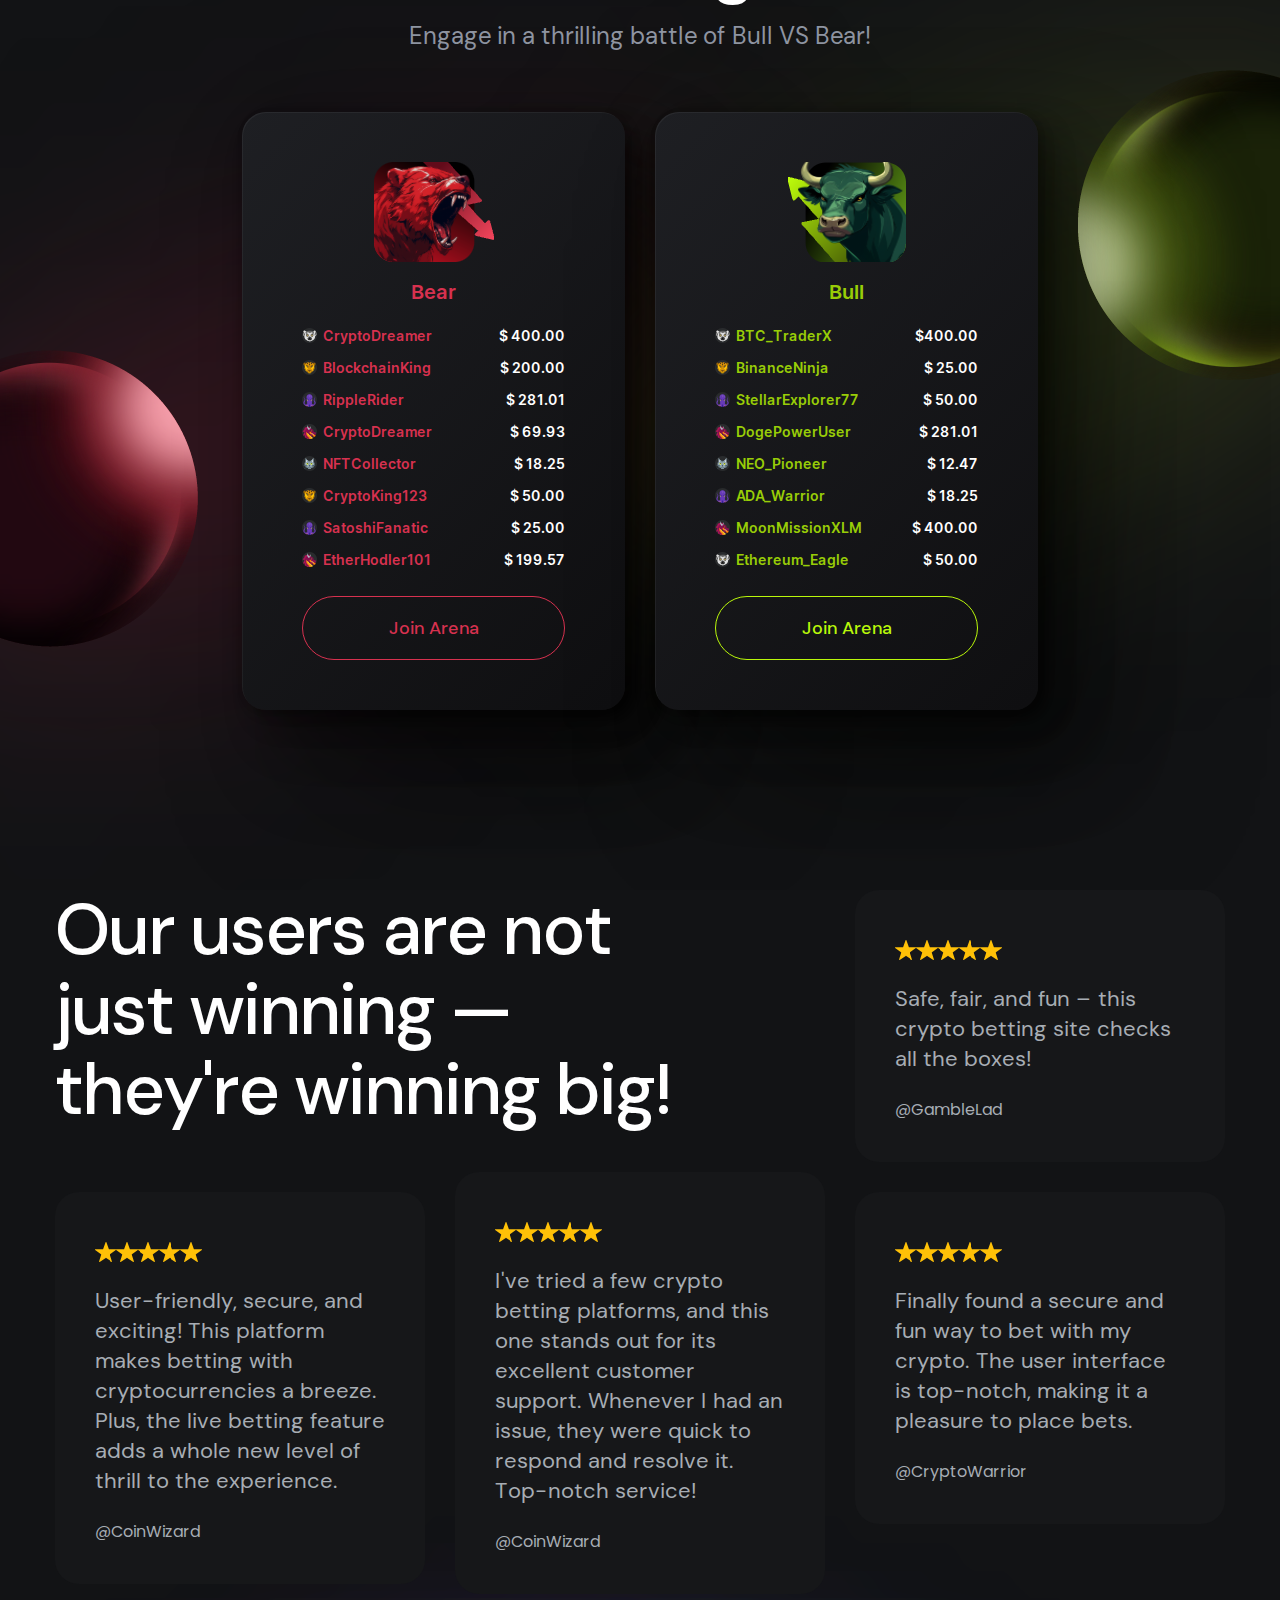
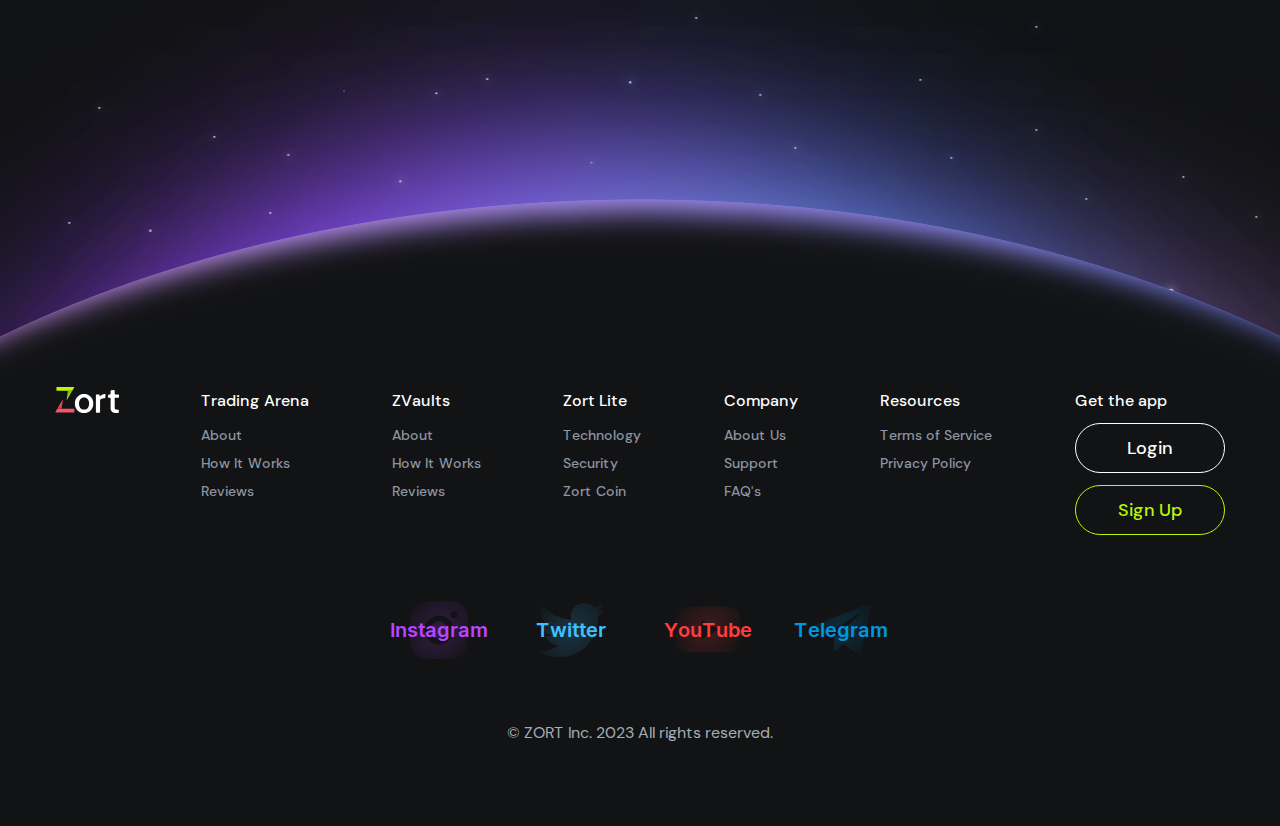
<file: layouts/Zort/index.html>
<!DOCTYPE html><html lang="en"><head><meta charset="UTF-8"><meta name="viewport" content="width=device=width, initial-scale=1, minimum-scale=1, maximum-scale=1"><link rel="shortcut icon" href="img/favicons/favicon.png" type="image/x-icon"><link rel="stylesheet" href="css/style.css"><title>Zort</title></head><body><header class="header"><div class="container header__wrap"> <a href="#" class="logo header__logo"><img src="img/logo.svg" alt="Logo" class="logo__img header__logo-img"></a><div class="header__nav-close"></div><nav class="nav header__nav"><ul class="nav__list header__nav-list"><li class="nav__item header__nav-item"><ul class="header__up"><li class="header__up-item"> <a href="#" class="header__up-link">Home</a></li><li class="header__up-item"> <a href="#" class="header__up-link">Contact</a></li><li class="header__up-item"> <a href="#" class="header__up-link">Lite</a></li></ul> <span>Trading Arena</span></li><li class="nav__item header__nav-item"><ul class="header__up"><li class="header__up-item"> <a href="#" class="header__up-link">Home</a></li><li class="header__up-item"> <a href="#" class="header__up-link">Contact</a></li><li class="header__up-item"> <a href="#" class="header__up-link">Lite</a></li></ul> <span>ZVaults</span></li><li class="nav__item header__nav-item"><ul class="header__up"><li class="header__up-item"> <a href="#" class="header__up-link">Home</a></li><li class="header__up-item"> <a href="#" class="header__up-link">Contact</a></li><li class="header__up-item"> <a href="#" class="header__up-link">Lite</a></li></ul> <span>Zort Lite</span></li><li class="nav__item header__nav-item"><ul class="header__up"><li class="header__up-item"> <a href="#" class="header__up-link">Home</a></li><li class="header__up-item"> <a href="#" class="header__up-link">Contact</a></li><li class="header__up-item"> <a href="#" class="header__up-link">Lite</a></li></ul> <span>Company</span></li></ul><div class="header__btns"> <button class="header__btn global__btn global__btn--white"> Login</button> <button class="header__btn global__btn global__btn--green"> Sign Up</button></div></nav> <button class="header__burger"><span class="header__burger-line"></span><span class="header__burger-line"></span><span class="header__burger-line"></span></button></div></header><main class="main" id="main"><section class="hero"><div class="container hero__wrap"><h1 class="hero__title"> Ready to test your <span>crypto intuition</span>?</h1><div class="hero__items"><div class="hero__item"><div class="hero__item-bear"> <img src="img/bear.png" alt="Bear"></div></div><div class="hero__item"><ul class="hero__item-users"><li> <a href="#" class="hero__user"><img src="img/users/user-1.png" alt="Avatar" class="hero__user-avatar"></a></li><li> <a href="#" class="hero__user"><img src="img/users/user-2.png" alt="Avatar" class="hero__user-avatar"></a></li><li> <a href="#" class="hero__user"><img src="img/users/user-3.png" alt="Avatar" class="hero__user-avatar"></a></li><li> <a href="#" class="hero__user"><img src="img/users/user-4.png" alt="Avatar" class="hero__user-avatar"></a></li></ul><p class="hero__item-betting"> 1494 <span>Players Betting</span></p></div><div class="hero__item"><div class="hero__item-bull"> <img src="img/bull.png" alt="Bull"></div></div><div class="hero__item"><div class="hero__item-coin"> <img src="img/icons/coin.svg" alt="Coin"></div><p class="hero__item-btc"> Will Bitcoin go <span class="hero__item-btc--green">Up</span> or <span class="hero__item-btc--red">Down</span>?</p><div class="hero__item-btns"> <button class="hero__item-btn hero__item-btn--green global__btn-bg global__btn-bg--green"> Up</button> <button class="hero__item-btn hero__item-btn--red global__btn-bg global__btn-bg--red"> Down</button></div></div><div class="hero__item"><p class="hero__item-won"><sup>$</sup>86,500 <span>Amount to be Won</span></p></div></div><p class="hero__desc"> Turn your guesswork into earnings with our one-of-a-kind prediction platform</p><div class="hero__btns"> <button class="hero__btn global__btn global__btn--green"> Join Us</button> <button class="hero__btn global__btn global__btn--white"> How it works?</button></div></div></section><section class="welcome"><div class="container welcome__wrap"><div class="welcome__inner"><div class="welcome__item welcome__left"><span class="ellipse ellipse--yellow"></span><span class="ellipse ellipse--red"></span><ul class="welcome__list"><li class="welcome__list-item"> <img src="img/users/user-1.png" alt="User"><p class="welcome__list-crypto"> CryptoDreamer</p> <span class="welcome__list-value">$ 1,400.00</span></li><li class="welcome__list-item"> <img src="img/users/user-2.png" alt="User"><p class="welcome__list-crypto"> BlockchainKing</p> <span class="welcome__list-value">$ 800.00</span></li><li class="welcome__list-item"> <img src="img/users/user-3.png" alt="User"><p class="welcome__list-crypto"> RippleRider</p> <span class="welcome__list-value">$ 280.50</span></li><li class="welcome__list-item"> <img src="img/users/user-4.png" alt="User"><p class="welcome__list-crypto"> CryptoDreamer</p> <span class="welcome__list-value">$ 69.93</span></li><li class="welcome__list-item"> <img src="img/users/user-5.png" alt="User"><p class="welcome__list-crypto"> NFTCollector</p> <span class="welcome__list-value">$ 18.25</span></li></ul><div class="welcome__price"><div class="welcome__price-btns"> <button class="welcome__price-btn welcome__price-btn--green global__btn-bg global__btn-bg--green"> Up</button> <button class="welcome__price-btn welcome__price-btn--red global__btn-bg global__btn-bg--red"> Down</button></div><form action="" class="welcome__form"><div class="welcome__range"> <input type="range" class="range-style welcome__range-style"><div class="welcome__range-values"><p class="welcome__range-value"> x 1 <span class="welcome__range-value--green">Safe</span></p><p class="welcome__range-value"> <span class="welcome__range-value--red">Fierce</span> x 10</p></div></div><div class="welcome__bet"> <input type="text" class="welcome__bet-inp" placeholder="$200"> <button class="welcome__bet-btn"> 1/2</button> <button class="welcome__bet-btn"> x2</button></div> <input type="submit" class="welcome__submit" value="Place Bet"></form></div></div><div class="welcome__item welcome__right"><p class="welcome__right-txt"> Welcome to Zort Trading Arena, a <span>decentralized trading platform</span> merging analytics, binary, crypto derivatives, and leveraging, with on-chain smart contract data verification</p></div></div></div></section><section class="trading"><div class="container trading__wrap"><div class="global__titles trading__titles"><h2 class="global__titles-title"> Zort Trading Arena</h2><p class="global__titles-desc trading__titles-desc"> You’re challenging fellow users, not a big company or exchange</p></div><div class="trading__items"><div class="trading__item trading__item--right"> <img src="img/icons/trading-icon-1.png" alt="Icon" class="trading__item-icon"><p class="trading__item-txt"> We <span>turn crypto predictions into a thrilling game</span> of strategy and reward!</p><span class="trading__item-rect"></span></div><div class="trading__item trading__item--left"> <img src="img/icons/trading-icon-2.png" alt="Icon" class="trading__item-icon"><p class="trading__item-txt"> <span>Predict the market's moves</span>, clash with rival traders, and multiply your stakes</p></div><div class="trading__item trading__item--last"> <img src="img/icons/trading-icon-3.png" alt="Icon" class="trading__item-icon"><p class="trading__item-txt"> Trade smarter, outsmart fellow traders in high-stakes crypto forecasts, and <span>seize fortunes</span></p></div></div></div></section><section class="works"><div class="container works__wrap"><div class="works__item works__item--right"><form action="" class="works__item-join"> <input type="password" placeholder="******" class="works__item-join-password"> <input type="submit" value="Join" class="works__item-join-btn"></form><p class="works__item-desc"> Join a Prediction Pool</p> <span class="works__item-txt">Explore a variety of prediction pools based on different cryptocurrencies. These pools bring together players who are eager to wager on the future prices of their favorite digital assets.</span></div><div class="works__item works__item--txt"><div class="global__titles works__titles"><h2 class="global__titles-title works__titles-title"> Here is how it works...</h2></div></div><div class="works__item works__item--left"><form action="" class="works__item-set"> <input type="text" class="works__item-set-inp" placeholder="$200"><div class="works__item-set-btns"> <button class="works__item-set-btn">2</button> <button class="works__item-set-btn">0</button> <button class="works__item-set-btn">0</button></div></form><p class="works__item-desc"> Set Your Stake</p> <span class="works__item-txt">Determine how much you want to bet on your prediction. Start small or go big, it's up to you!</span></div><div class="works__item works__item--right"><div class="works__item-place"> <button class="works__item-place-btn works__item-place-btn--up">Up</button> <button class="works__item-place-btn works__item-place-btn--down">Down</button></div><p class="works__item-desc"> Place Your Prediction</p> <span class="works__item-txt">Bet on the future price movement of a specific cryptocurrency. You can choose Bull if you think the price will rise or Bear if you believe it will fall.</span></div><div class="works__item works__item--left"><form action="" class="works__item-unlock"> <input type="text" class="works__item-unlock-count" placeholder="x4"><div class="works__item-unlock-range"> <input type="range" class="range-style works__item-unlock-range-s"><div class="welcome__range-values works__range-values"><p class="welcome__range-value"> x 1 <span class="welcome__range-value--green">Safe</span></p><p class="welcome__range-value"> <span class="welcome__range-value--red">Fierce</span> x 10</p></div></div></form><p class="works__item-desc"> Unlock Leverage</p> <span class="works__item-txt">Amplify your betting power with leverage. Take advantage of leverage options to multiply your potential winnings by up to 10 times!</span></div><div class="works__item works__item--right"><div class="works__item-team"><div class="works__item-team-bear"> <img src="img/bear-win.png" alt="Bear"></div> <img src="img/others/rate.png" alt="Rate" class="works__item-team-rate"> <img src="img/bull-win.png" alt="Bull" class="works__item-team-bull"></div><p class="works__item-desc"> Team Competition</p> <span class="works__item-txt">Engage in a thrilling battle of <span class="works__item-txt--green">Bull</span> versus <span class="works__item-txt--red">Bear</span>! Track the progress of both teams as the prediction unfolds, chat with fellow participants, and feel the anticipation build. At the end of the prediction period, the winning team takes home the entire pool.</span></div><div class="works__item works__item--last"><div class="works__item-win"> <img src="img/bear-win-big.png" alt="Bear" class="works__item-win-img"><ul class="works__list"><li class="works__list-item"> <img src="img/users/user-1.png" alt="User"><p class="works__list-user"> CryptoDreamer</p> <span class="works__list-cash">$ 1,400.00</span></li><li class="works__list-item"> <img src="img/users/user-2.png" alt="User"><p class="works__list-user"> BlockchainKing</p> <span class="works__list-cash">$ 800.00</span></li><li class="works__list-item"> <img src="img/users/user-3.png" alt="User"><p class="works__list-user"> RippleRider</p> <span class="works__list-cash">$ 280.50</span></li></ul></div><p class="works__item-desc"> Winning Calculation</p> <span class="works__item-txt">The winnings are distributed among the correct predictions based on the proportion of their bets to the total pool size.</span></div></div></section><section class="game"><div class="container game__wrap"><div class="game__titles global__titles"><h2 class="game__title global__titles-title"> Get in the game!</h2><p class="game__desc global__titles-desc"> Engage in a thrilling battle of Bull VS Bear!</p></div><div class="game__items"><div class="game__item game__item--red"> <img src="img/bear-game.png" alt="Bear" class="game__item-img"> <span class="game__item-name">Bear</span><ul class="game__list"><li class="game__list-item"> <img src="img/users/user-1.png" alt="User"><p class="game__list-crypto"> CryptoDreamer</p> <span class="game__list-value">$ 400.00</span></li><li class="game__list-item"> <img src="img/users/user-2.png" alt="User"><p class="game__list-crypto"> BlockchainKing</p> <span class="game__list-value">$ 200.00</span></li><li class="game__list-item"> <img src="img/users/user-3.png" alt="User"><p class="game__list-crypto"> RippleRider</p> <span class="game__list-value">$ 281.01</span></li><li class="game__list-item"> <img src="img/users/user-4.png" alt="User"><p class="game__list-crypto"> CryptoDreamer</p> <span class="game__list-value">$ 69.93</span></li><li class="game__list-item"> <img src="img/users/user-5.png" alt="User"><p class="game__list-crypto"> NFTCollector</p> <span class="game__list-value">$ 18.25</span></li><li class="game__list-item"> <img src="img/users/user-2.png" alt="User"><p class="game__list-crypto"> CryptoKing123</p> <span class="game__list-value">$ 50.00</span></li><li class="game__list-item"> <img src="img/users/user-3.png" alt="User"><p class="game__list-crypto"> SatoshiFanatic</p> <span class="game__list-value">$ 25.00</span></li><li class="game__list-item"> <img src="img/users/user-4.png" alt="User"><p class="game__list-crypto"> EtherHodler101</p> <span class="game__list-value">$ 199.57</span></li></ul> <a href="#" class="global__btn global__btn--red game__item-btn">Join Arena</a></div><div class="game__item game__item--green"> <img src="img/bull-game.png" alt="Bull" class="game__item-img"> <span class="game__item-name">Bull</span><ul class="game__list"><li class="game__list-item"> <img src="img/users/user-1.png" alt="User"><p class="game__list-crypto"> BTC_TraderX</p> <span class="game__list-value">$400.00</span></li><li class="game__list-item"> <img src="img/users/user-2.png" alt="User"><p class="game__list-crypto"> BinanceNinja</p> <span class="game__list-value">$ 25.00</span></li><li class="game__list-item"> <img src="img/users/user-3.png" alt="User"><p class="game__list-crypto"> StellarExplorer77</p> <span class="game__list-value">$ 50.00</span></li><li class="game__list-item"> <img src="img/users/user-4.png" alt="User"><p class="game__list-crypto"> DogePowerUser</p> <span class="game__list-value">$ 281.01</span></li><li class="game__list-item"> <img src="img/users/user-5.png" alt="User"><p class="game__list-crypto"> NEO_Pioneer</p> <span class="game__list-value">$ 12.47</span></li><li class="game__list-item"> <img src="img/users/user-3.png" alt="User"><p class="game__list-crypto"> ADA_Warrior</p> <span class="game__list-value">$ 18.25</span></li><li class="game__list-item"> <img src="img/users/user-4.png" alt="User"><p class="game__list-crypto"> MoonMissionXLM</p> <span class="game__list-value">$ 400.00</span></li><li class="game__list-item"> <img src="img/users/user-1.png" alt="User"><p class="game__list-crypto"> Ethereum_Eagle</p> <span class="game__list-value">$ 50.00</span></li></ul> <a href="#" class="global__btn global__btn--green game__item-btn">Join Arena</a></div></div></div></section><section class="comments"><div class="container comments__wrap"><div class="comments__titles global__titles"><h2 class="comments__title global__titles-title"> Our users are not just winning — they're winning big!</h2></div><div class="comments__items comments__slider"><div class="comments__item"><span class="comments__rate"></span><p class="comments__txt"> Safe, fair, and fun – this crypto betting site checks all the boxes!</p> <a href="#" class="comments__author">@GambleLad</a></div><div class="comments__item"><span class="comments__rate"></span><p class="comments__txt"> User-friendly, secure, and exciting! This platform makes betting with cryptocurrencies a breeze. Plus, the live betting feature adds a whole new level of thrill to the experience.</p> <a href="#" class="comments__author">@CoinWizard</a></div><div class="comments__item"><span class="comments__rate"></span><p class="comments__txt"> I've tried a few crypto betting platforms, and this one stands out for its excellent customer support. Whenever I had an issue, they were quick to respond and resolve it. Top-notch service!</p> <a href="#" class="comments__author">@CoinWizard</a></div><div class="comments__item"><span class="comments__rate"></span><p class="comments__txt"> Finally found a secure and fun way to bet with my crypto. The user interface is top-notch, making it a pleasure to place bets.</p> <a href="#" class="comments__author">@CryptoWarrior</a></div></div></div></section></main><footer class="footer"><div class="container footer__wrap"><div class="footer__top"> <a href="#" class="logo footer__logo"><img src="img/logo-2.svg" alt=""></a><nav class="footer__nav"> <span class="footer__nav-heading">Trading Arena</span><ul class="footer__nav-list"><li class="footer__nav-item"> <a href="#" class="footer__nav-link">About</a></li><li class="footer__nav-item"> <a href="#" class="footer__nav-link">How It Works</a></li><li class="footer__nav-item"> <a href="#" class="footer__nav-link">Reviews</a></li></ul></nav><nav class="footer__nav"> <span class="footer__nav-heading">ZVaults</span><ul class="footer__nav-list"><li class="footer__nav-item"> <a href="#" class="footer__nav-link">About</a></li><li class="footer__nav-item"> <a href="#" class="footer__nav-link">How It Works</a></li><li class="footer__nav-item"> <a href="#" class="footer__nav-link">Reviews</a></li></ul></nav><nav class="footer__nav"> <span class="footer__nav-heading">Zort Lite</span><ul class="footer__nav-list"><li class="footer__nav-item"> <a href="#" class="footer__nav-link">Technology</a></li><li class="footer__nav-item"> <a href="#" class="footer__nav-link">Security</a></li><li class="footer__nav-item"> <a href="#" class="footer__nav-link">Zort Coin</a></li></ul></nav><nav class="footer__nav"> <span class="footer__nav-heading">Company</span><ul class="footer__nav-list"><li class="footer__nav-item"> <a href="#" class="footer__nav-link">About Us</a></li><li class="footer__nav-item"> <a href="#" class="footer__nav-link">Support</a></li><li class="footer__nav-item"> <a href="#" class="footer__nav-link">FAQ's</a></li></ul></nav><nav class="footer__nav"> <span class="footer__nav-heading">Resources</span><ul class="footer__nav-list"><li class="footer__nav-item"> <a href="#" class="footer__nav-link">Terms of Service</a></li><li class="footer__nav-item"> <a href="#" class="footer__nav-link">Privacy Policy</a></li></ul></nav><nav class="footer__nav"> <span class="footer__nav-heading">Get the app</span><div class="footer__nav-btns"> <button class="footer__nav-btn global__btn global__btn--white"> Login</button> <button class="footer__nav-btn global__btn global__btn--green"> Sign Up</button></div></nav></div><div class="footer__center"><ul class="footer__soc"><li class="footer__soc-item"> <a href="#" class="footer__soc-link footer__soc-link--in"><img src="img/soc/in.png" alt="Icon" class="footer__soc-icon"> <span class="footer__soc-txt">Instagram</span></a></li><li class="footer__soc-item"> <a href="#" class="footer__soc-link footer__soc-link--tw"><img src="img/soc/tw.png" alt="Icon" class="footer__soc-icon"> <span class="footer__soc-txt">Twitter</span></a></li><li class="footer__soc-item"> <a href="#" class="footer__soc-link footer__soc-link--yo"><img src="img/soc/yo.png" alt="Icon" class="footer__soc-icon"> <span class="footer__soc-txt">YouTube</span></a></li><li class="footer__soc-item"> <a href="#" class="footer__soc-link footer__soc-link--tg"><img src="img/soc/tg.png" alt="Icon" class="footer__soc-icon"> <span class="footer__soc-txt">Telegram</span></a></li></ul></div><div class="footer__bottom"><p class="footer__copy"> © ZORT Inc. 2023 All rights reserved.</p></div></div></footer><script src="https://ajax.googleapis.com/ajax/libs/jquery/3.6.0/jquery.min.js"></script><script src="js/plugins/slick/slick.js"></script><script src="js/index.js"></script></body></html>
</file>
<file: layouts/Createx/css/style.css>
@import url("https://fonts.googleapis.com/css2?family=Ubuntu&display=swap");
@import url("https://fonts.googleapis.com/css2?family=Lato:wght@400;700;900&display=swap");
:root {
  --color-white: #ffffff;
  --color-gray600: #9a9ca5;
  --color-gray700: #787a80;
  --color-gray800: #424551;
  --color-gray900: #1e212c;
  --color-primary: #7772f1;
  --color-secondary: #00f0b5;
  --font-lato: "Lato", sans-serif;
  --font-ubuntu: "Ubuntu", sans-serif;
}

body {
  font-size: 16px;
  font-weight: 700;
  font-style: normal;
  color: var(--color-white);
  font-family: var(--font-lato);
  background-color: var(--color-white);
}

.container {
  width: 100%;
  max-width: 1260px;
  padding: 0 15px;
  margin: 0 auto;
}

.header {
}

/*Общие стили*/

.global-bg {
  width: 100%;
  background-size: cover;
  background-repeat: no-repeat;
}

.global-btn {
  width: 100%;
  color: inherit;
  line-height: 52px;
  text-align: center;
  font-weight: 700;
  padding: 0 15px;
  display: block;
  position: relative;
  border-radius: 4px;
  letter-spacing: 0.5px;
}

.global__primary-btn {
  transition: opacity 0.3s ease-in-out;
  background-color: var(--color-primary);
}
.global__primary-btn:hover {
  opacity: 0.8;
}

.global__line-btn {
  line-height: 50px;
  transition: border 0.3s ease-in-out, color 0.3s ease-in-out;
  border: 1px solid var(--color-white);
}
.global__line-btn:hover {
  color: var(--color-primary);
  border-color: var(--color-primary);
}

.global__big-title {
  font-size: 72px;
  font-weight: 900;
  line-height: 93.6px;
  letter-spacing: 1px;
}

.global__big-title span {
  color: var(--color-primary);
}

.global__info-title {
  width: 100%;
  font-size: 28px;
  line-height: 42px;
  color: var(--color-gray900);
}

.global__large-title {
  font-size: 46px;
  font-weight: 900;
  line-height: 59.8px;
  color: var(--color-gray900);
}

::-webkit-scrollbar {
  width: 5px;
}

::-webkit-scrollbar-track {
  background-color: #212437;
}

::-webkit-scrollbar-thumb {
  background-color: var(--color-primary);
}

/*Кнопки слайдера*/

.studies__wrap .studies__slider-btn {
  display: flex;
  column-gap: 10px;
}

.global__slider-btns button {
  width: 48px;
  height: 48px;
  display: flex;
  flex-shrink: 0;
  align-items: center;
  justify-content: center;
  border-radius: 50px;
  transition: background 0.3s ease-in-out;
}

.global__slider-btns button:hover {
  background-color: var(--color-primary);
}

.global__slider-btns button path {
  transition: all 0.3s ease-in-out;
}

.global__slider-btns button:hover path {
  fill: var(--color-white);
}

.global__slider-btns .slick-disabled path {
  fill: var(--color-gray600);
}

.global__slider-btns .slick-disabled:hover path {
  fill: var(--color-gray600);
}

.global__slider-btns .slick-disabled:hover {
  cursor: default;
  background-color: transparent;
}

.createx-video {
  width: 100%;
  height: 100%;
  inset: 0;
  opacity: 0;
  display: flex;
  align-items: center;
  justify-content: center;
  visibility: hidden;
  z-index: -1;
  position: fixed;
  transition: all 0.3s ease-in-out;
  background-color: rgba(33, 30, 44, 0.5);
}

.createx-video .video {
  width: 100%;
  max-width: 800px;
  margin: 0 auto;
  transform: scale(0);
  border-radius: 15px;
  overflow: hidden;
  transition: transform 0.3s ease-in-out;
}

.createx-video .video .youtube__video {
  width: 100%;
  border: 8px solid rgba(119, 114, 241, 0.5);
}

.createx-video-a {
  opacity: 1;
  z-index: 999;
  visibility: visible;
}

.createx-video-a .video {
  transform: scale(1);
}

.createx-video .close-video {
  width: 50px;
  height: 50px;
  top: 15px;
  right: 15px;
  position: absolute;
  border-radius: 10px;
  transform: scale(0);
  transition: opacity 0.3s ease-in-out, transform 0.3s ease-in-out;
  background-color: var(--color-primary);
}

.createx-video-a .close-video {
  transform: scale(1);
}

.createx-video .close-video:hover {
  opacity: 0.8;
}

.createx-video .close-video:after,
.createx-video .close-video::before {
  content: "";
  width: 30px;
  height: 1px;
  top: 50%;
  left: 10px;
  position: absolute;
  background-color: var(--color-white);
  transform: translateX(-50%);
}

.createx-video .close-video::before {
  transform: rotate(-45deg);
}
.createx-video .close-video:after {
  transform: rotate(45deg);
}
/*Общие стили конец*/

.header-bg {
  background-image: url(../img/header-bg.jpg);
}

.header__wrap {
  min-height: 1080px;
  display: flex;
  flex-direction: column;
  padding-bottom: 80px;
}

.header__top {
  display: flex;
  align-items: center;
  justify-content: space-between;
  margin-bottom: 180px;
  padding: 20px 0;
}

.header__logo {
  transition: opacity 0.3s ease-in-out;
}

.header__logo:hover {
  opacity: 0.8;
}

.header__nav {
  flex-grow: 1;
  margin-left: 60px;
  display: flex;
  align-items: center;
  justify-content: space-between;
}

.header__nav-list {
  display: flex;
  column-gap: 40px;
  align-items: center;
}

.header__nav-list .header__nav-li {
  position: relative;
}

.header__nav-list .header__nav-li a {
  color: inherit;
  opacity: 0.6;
  transition: color 0.3s ease-in-out, background 0.3s ease-in-out;
}

.header__nav-list .header__nav-li a:hover {
  color: var(--color-primary);
}

.header__nav-list .header__nav-li a path {
  transition: 0.3s ease-in-out;
}

.header__nav-list .header__nav-li a:hover path {
  fill: var(--color-primary);
}

.header__nav-list .header__nav-li:first-child a {
  display: flex;
  column-gap: 8px;
  align-items: center;
  justify-content: center;
}

.header__nav-list .header__nav-li:first-child:hover .header__subnav {
  opacity: 1 !important;
  visibility: visible !important;
  height: auto;
}

.header__nav-list .header__nav-li:first-child a .down {
  padding-top: 5px;
}

.header__subnav {
  width: 100%;
  width: 150px;
  top: 40px;
  left: 0;
  opacity: 0;
  visibility: hidden;
  position: absolute;
  border-radius: 8px;
  color: var(--color-gray900);
  background-color: var(--color-white);
  transition: opacity 0.3s ease-in-out, visibility 0.3s ease-in-out,
    height 0.3s ease-in-out;
}

.header__subnav::before {
  content: "";
  width: 0;
  height: 0;
  top: -8px;
  left: 10px;
  position: absolute;
  border-left: 10px solid transparent;
  border-right: 10px solid transparent;
  border-bottom: 8px solid white;
}

.header__subnav li {
  width: 100%;
  border-bottom: 1px solid rgb(30, 33, 44, 0.2);
}

.header__subnav li:last-child {
  border: none;
}

.header__subnav li a {
  padding: 10px 15px;
  font-weight: 400;
  justify-content: start !important;
}

.header__subnav li:first-child a {
  border-top-left-radius: 8px;
  border-top-right-radius: 8px;
}

.header__subnav li:last-child a {
  border-bottom-left-radius: 8px;
  border-bottom-right-radius: 8px;
}

.header__subnav li a:hover {
  opacity: 1;
  color: var(--color-white) !important;
  background-color: var(--color-primary);
}

.header__btn {
  max-width: 199px;
}

.header__menu-btn {
  display: block;
}

.header__menu-close {
  opacity: 0;
  z-index: -1;
  cursor: pointer;
  visibility: hidden;
  transition: opacity 0.3s ease-in-out, visibility 0.3s ease-in-out;
}

.header__menu-active {
  opacity: 1;
  visibility: visible;
}

/*Header center*/

.header__center {
  display: grid;
  grid-template-columns: repeat(12, 1fr);
}

.header__center-box {
  grid-column: span 8;
}

.header__center-title {
  max-width: 810px;
  margin-bottom: 60px;
}

.header__center-btns {
  display: flex;
  align-items: center;
  column-gap: 25px;
}

.header__center-btn {
  max-width: 219px;
}

.header__center-play {
  color: inherit;
  display: flex;
  align-items: center;
  column-gap: 3px;
  transition: color 0.3s ease-in-out;
}

.header__center-play:hover {
  color: var(--color-primary);
}

.header__center-play .icon {
  width: 84px;
  height: 84px;
  border-radius: 50px;
  display: flex;
  align-items: center;
  justify-content: center;
  background-color: rgb(119, 114, 241, 0.12);
}

.header__center-play .icon::before {
  content: "";
  width: 52px;
  height: 52px;
  display: block;
  transition: transform 0.3s ease-in-out;
  background-image: url(../img/play.svg);
}

.header__center-play:hover .icon::before {
  transform: scale(1.2);
}

.header__center-pic {
  padding-top: 38px;
  grid-column: span 4;
}

.header__center-pic img {
  width: 590px;
  max-width: 590px;
  margin-left: -7px;
}

/*Header center end*/

/*Header bottom*/

.header__bottom {
  display: flex;
  margin-top: auto;
  justify-content: space-between;
}

.header__bottom-item {
  display: flex;
  align-items: center;
}

.header__bottom span {
  width: 1px;
  height: 40px;
  display: block;
  background-image: url(../img/line.svg);
}

.header__bottom-item p {
  font-size: 20px;
  line-height: 30px;
  margin-left: 20px;
}
/*Header bottom end*/

/*Agency*/

.agency {
  position: relative;
  padding-top: 120px;
  padding-bottom: 221px;
}

.agency::before,
.agency::after {
  content: "";
  z-index: -1;
  position: absolute;
}

.agency::before {
  width: 176px;
  height: 484px;
  bottom: -168px;
  left: 0;
  background-image: url(../img/shape-2.png);
}

.agency::after {
  width: 272px;
  height: 763px;
  bottom: 32px;
  right: 0;
  background-image: url(../img/shape-3.png);
}

.agency__top {
  margin-bottom: 180px;
}

.agency__info {
  display: grid;
  column-gap: 15px;
  row-gap: 30px;
  margin-bottom: 180px;
  grid-template-columns: repeat(12, 1fr);
}

.agency__info-title {
  max-width: 630px;
  grid-column: span 7;
}

.agency__awards {
  display: grid;
  justify-self: end;
  grid-column: span 5;
  column-gap: 41px;
  row-gap: 5px;
  grid-template-columns: repeat(2, 1fr);
}

.agency__awards li {
  display: flex;
  align-items: center;
  gap: 16px;
}

.agency__awards p {
  max-width: 136px;
  font-size: 14px;
  font-weight: 400;
  color: var(--color-gray800);
}

/*Clients*/

.agency__clients .slick-track::before,
.agency__clients .slick-track::after {
  display: none;
}

.agency__clients .slick-track {
  display: flex;
  align-items: center;
  justify-content: space-between;
}

.agency__clients li {
  width: auto !important;
}

.agency__clients a {
  transition: opacity 0.3s ease-in-out;
}

.agency__clients a img {
  max-width: none;
}

.agency__clients a:hover {
  opacity: 0.7;
}

/*Agency about*/

.agency__about {
  display: grid;
  gap: 30px;
  position: relative;
  align-items: center;
  margin-bottom: 180px;
  justify-content: space-between;
  grid-template-columns: repeat(12, 1fr);
}

.agency__about::before {
  content: "";
  width: 100%;
  height: 799px;
  position: absolute;
  left: -190px;
  z-index: -1;
  background-repeat: no-repeat;
  background-image: url(../img/shape.png);
}

.agency__about-box:first-child {
  grid-column: span 5;
}

.agency__about-box:last-child {
  grid-column: span 7;
}

.agency__about-box h4 {
  margin-bottom: 40px;
}

.agency__about-box p {
  max-width: 389px;
  font-weight: 400;
  line-height: 25.6px;
  margin-bottom: 48px;
  color: var(--color-gray700);
}

.agency__about-box a {
  max-width: 161px;
  line-height: 44px;
}

/*Figure*/

.agency__figure {
  display: grid;
  gap: 48px;
  align-items: center;
  justify-content: center;
  grid-template-columns: repeat(4, 148px);
}

.agency__figure-box {
  width: 148px;
  height: 148px;
  position: relative;
  display: flex;
  justify-content: center;
  align-items: flex-end;
}

.agency__figure-box p {
  font-size: 32px;
  font-weight: 900;
  line-height: 41.6px;
  top: 50%;
  left: 50%;
  transform: translate(-50%, -50%);
  position: absolute;
  color: var(--color-gray900);
}

.agency__figure-box .circle {
  content: "";
  width: 148px;
  height: 148px;
  top: 50%;
  left: 50%;
  z-index: -1;
  border-radius: 50%;
  position: absolute;
  border: 6px solid rgba(0, 0, 0, 0.1);
  transform: translate(-50%, -50%);
}

.agency__figure-box canvas {
  top: 50%;
  left: 50%;
  position: absolute;
  transform: translate(-50%, -50%);
}

.agency__figure-box span {
  display: block;
  font-size: 14px;
  line-height: 21px;
  font-weight: 400;
  padding-top: 20px;
  top: 41px;
  position: relative;
  color: var(--color-gray800);
}

/*Services*/

.services__title {
  text-align: center;
  margin-bottom: 40px;
}

.services__tabs-btns {
  display: flex;
  gap: 1px;
  align-items: center;
  justify-content: space-between;
}

.services__tabs-btns li {
  width: 100%;
}

.services__tabs-btns li a {
  width: 100%;
  max-width: 246px;
  height: 46px;
  display: flex;
  align-items: center;
  justify-content: center;
  line-height: 25.6px;
  border-radius: 4px;
  color: var(--color-gray600);
  border: 1px solid transparent;
  transition: color 0.3s ease-in-out, border 0.3s ease-in-out;
}

.services__tabs-btns .active-btn {
  color: var(--color-primary);
  border-color: var(--color-primary);
}

.services__tabs-btns li a:hover {
  color: var(--color-primary);
  border-color: var(--color-primary);
}

/*Tabs*/

.services__tabs-mobile {
  display: none;
}

.tabs__item-inner {
  z-index: 1;
}

.tabs__item-inner .global__info-title {
  max-width: 390px;
  margin-bottom: 24px;
}

.tabs__item-inner:first-child ul {
  display: flex;
  gap: 12px;
  margin-bottom: 48px;
  flex-direction: column;
}

.tabs__item-inner:first-child ul li {
  font-weight: 400;
  line-height: 25.6px;
  display: flex;
  align-items: center;
  gap: 12px;
  color: var(--color-gray800);
}

.tabs__item-inner:first-child ul li::before {
  content: "";
  width: 16px;
  height: 16px;
  display: inline-block;
  background-repeat: no-repeat;
  background-image: url(../img/icon-4.svg);
}

.services__tabs-items {
  /*overflow: hidden;*/
  padding-bottom: 83px;
  padding-top: 60px;
}

.services__tabs-item {
  height: 0;
  display: grid;
  position: relative;
  visibility: hidden;
  opacity: 0;
  grid-template-columns: repeat(12, 1fr);
}

.active-tab {
  height: auto;
  opacity: 1;
  visibility: visible;
}

.active-tab .tabs__item-inner {
  opacity: 1;
  transform: translateY(0);
}

.tabs__item-inner {
  opacity: 0;
  transform: translateY(25px);
  transition: opacity 0.3s ease-in-out, transform 0.6s ease-in-out;
}

.tabs__item-inner:hover .user__btns {
  opacity: 1;
}

.tabs__item-inner:first-child {
  z-index: 2;
  grid-column: span 4;
}

.tabs__item-inner:last-child {
  grid-column: span 8;
  /*z-index: -1;*/
  /*overflow: hidden;*/
  cursor: pointer;
  position: relative;
  justify-self: flex-end;
  padding-bottom: 20px;
}

.tabs__item-inner:last-child .inner-img {
  left: 31px;
  bottom: 8px;
  position: relative;
}

.tabs__item-inner:last-child::before {
  content: "";
  width: 801px;
  height: 531px;
  right: -87px;
  top: -19px;
  z-index: -1;
  position: absolute;
  background-repeat: no-repeat;
  background-image: url(../img/shape-4.png);
}

.tabs__inner-btns {
  display: flex;
  gap: 24px;
}

.tabs__inner-btns button {
  padding: 0px 30.5px;
  border-radius: 4px;
  text-align: center;
  font-size: 14px;
  line-height: 42px;
  font-weight: 700;
  letter-spacing: 0.5px;
  color: var(--color-primary);
  border: 1px solid var(--primary, #7772f1);
  transition: color 0.3s ease-in-out, background 0.3s ease-in-out;
}

.tabs__inner-btns button:hover {
  color: var(--color-white);
  background-color: var(--color-primary);
}

.user__btns {
  width: 100%;
  max-width: 584px;
  min-height: 340px;
  top: 50%;
  left: 50%;
  z-index: 1;
  opacity: 0;
  position: absolute;
  transition: opacity 0.3s ease-in-out;
  transform: translate(-50%, -50%);
}

.user__btns a {
  display: inline-flex;
  align-items: center;
  padding: 9px 8px;
  border-radius: 10px;
  column-gap: 5px;
  font-weight: 400;
  z-index: 1;
  position: absolute;
  text-transform: uppercase;
  color: var(--color-white);
  background-color: #fc5a5a;
  transition: opacity 0.3s ease-in-out;
}

.user__btns .like {
  bottom: -43px;
  left: 44%;
  transform: translateX(-44%);
  background-color: transparent;
}

.user__btns .like path {
  transition: 0.3s ease-in-out;
}

.user__btns .like:hover path {
  fill: #fc5a5a;
}

.user__btns .likes::before {
  left: 7px;
}

.user__btns .users::before {
  right: 7px;
}

.user__btns .likes::before,
.user__btns .users::before {
  content: "";
  width: 0;
  height: 0;
  bottom: -11px;
  position: absolute;
  border-left: 8px solid transparent;
  border-right: 8px solid transparent;
  border-top: 15px solid #fc5a5a;
}

.user__btns .likes {
  top: 34.7%;
  left: -45px;
  transform: translateY(-40%);
}

.user__btns .users {
  top: -85px;
  right: 99px;
}

.user__btns .sub {
  bottom: 4px;
  right: -60px;
  padding: 6px;
  font-size: 18px;
}

.user__btns .likes:hover,
.user__btns .users:hover,
.user__btns .sub:hover {
  opacity: 0.8;
}

/*Analysis*/

.analysis {
  z-index: 1;
  padding: 80px 0;
  position: relative;
  background-color: var(--color-gray900);
}

.analysis::before {
  content: "";
  width: 187px;
  height: 427px;
  right: 0;
  bottom: 0;
  z-index: -1;
  position: absolute;
  background-image: url(../img/shape-5.png);
}

.analysis__box:last-child {
  width: 100%;
  max-width: 600px;
}

.analysis__wrap {
  display: flex;
  gap: 30px;
  align-items: center;
  justify-content: space-between;
}

.analysis__box .global__large-title {
  margin-bottom: 40px;
  color: var(--color-white);
}

.analysis__form-item {
  display: flex;
  gap: 30px;
  align-items: center;
  justify-content: space-between;
}

.analysis__form-item:last-child {
  margin-top: 24px;
}

.analysis__form-inner {
  width: 100%;
  margin-bottom: 24px;
}

.analysis__form-item span {
  display: block;
  font-weight: 400;
  line-height: 25.6px;
  margin-bottom: 9px;
}

.analysis__form-item input[type="text"],
.analysis__form-item input[type="email"] {
  width: 100%;
  height: 52px;
  border-radius: 4px;
  padding: 0 16px;
  background: rgba(255, 255, 255, 0.12);
  border: 1px solid rgba(255, 255, 255, 0.2);
  transition: border-color 0.3s ease-in-out;
}

.analysis__form-item input[type="text"]::placeholder,
.analysis__form-item input[type="email"]::placeholder {
  color: rgba(255, 255, 255, 0.6);
}

.analysis__form-item input:focus {
  border-color: var(--color-primary);
}

.analysis__form-item .ch {
  display: flex;
  flex-shrink: 0;
  align-items: center;
}

.analysis__form-item label {
  width: 100%;
  max-width: 305px;
  font-weight: 400;
  font-size: 16px;
  line-height: 25.6px;
}

.analysis__form-item button {
  max-width: 219px;
}

/* для элемента input c type="checkbox" */
.custom-checkbox {
  position: absolute;
  z-index: -1;
  opacity: 0;
}

/* для элемента label, связанного с .custom-checkbox */
.custom-checkbox + label {
  display: inline-flex;
  align-items: baseline;
  user-select: none;
}

/* создание в label псевдоэлемента before со следующими стилями */
.custom-checkbox + label::before {
  content: "";
  width: 16px;
  height: 16px;
  flex-shrink: 0;
  display: inline-block;
  border-radius: 0.25em;
  margin-right: 12px;
  top: 3px;
  position: relative;
  background-repeat: no-repeat;
  background-position: center center;
  background-color: var(--color-white);
}

/* стили при наведении курсора на checkbox */
.custom-checkbox:not(:disabled):not(:checked) + label:hover::before {
  background-color: var(--color-primary);
}

/* стили для активного чекбокса (при нажатии на него) */
.custom-checkbox:not(:disabled):active + label::before {
  background-color: var(--color-primary);
}

/* стили для чекбокса, находящегося в фокусе */
.custom-checkbox:focus + label::before {
  /*box-shadow: 0 0 0 0.2rem rgba(0, 123, 255, 0.25);*/
}

/* стили для чекбокса, находящегося в фокусе и не находящегося в состоянии checked */
.custom-checkbox:focus:not(:checked) + label::before {
  /*border-color: #80bdff;*/
}

/* стили для чекбокса, находящегося в состоянии checked */
.custom-checkbox:checked + label::before {
  background-color: var(--color-primary);
  background-image: url(../img/icon-8.svg);
}

/* стили для чекбокса, находящегося в состоянии disabled */
.custom-checkbox:disabled + label::before {
  background-color: #e9ecef;
}

/*FAQ*/

.faq {
  padding-top: 180px;
  padding-bottom: 120px;
  position: relative;
}

.faq::before {
  content: "";
  width: 445px;
  height: 502px;
  left: 0;
  top: -20px;
  z-index: -1;
  position: absolute;
  background-position: center;
  background-image: url(../img/shape-6.png);
}

.faq__box h4 {
  margin-bottom: 60px;
}

.faq__wrap {
  display: flex;
  gap: 30px;
  align-items: center;
  justify-content: space-between;
}

.faq__accordion {
  display: flex;
  row-gap: 12px;
  margin-bottom: 60px;
  flex-direction: column;
  color: var(--color-gray900);
}

.faq__accordion a {
  font-size: 20px;
  line-height: 30px;
  display: flex;
  column-gap: 20px;
  align-items: center;
  white-space: nowrap;
  margin-bottom: 12px;
  color: var(--color-gray900);
}

.faq__accordion .active-ac-btn span::after {
  transform: rotate(0deg);
}

.faq__accordion a span {
  width: 20px;
  height: 20px;
  display: flex;
  align-items: center;
  justify-content: center;
  position: relative;
}

.faq__accordion a span::before,
.faq__accordion a span::after {
  content: "";
  width: 20px;
  height: 2px;
  position: absolute;
  background-color: var(--color-primary);
}

.faq__accordion a span::after {
  transform: rotate(90deg);
  transition: transform 0.3s ease-in-out;
}

.faq__accordion p {
  width: 100%;
  max-width: 556px;
  font-weight: 400;
  line-height: 25.6px;
  padding-left: 40px;
  display: none;
  overflow: hidden;
  margin-bottom: 0;
  color: var(--color-gray700);
  transition: all 0.3s ease-in-out;
}

.faq__accordion .active-ac-txt {
  display: block;
  margin-bottom: 12px;
}

.faq__box .global-btn {
  max-width: 185px;
  line-height: 44px;
  display: flex;
  column-gap: 8px;
  align-items: center;
  justify-content: center;
}

.faq__box .global-btn:hover {
  opacity: 1;
}

.faq__box .global-btn:hover::after {
  transform: translateX(3px);
}

.faq__box .global-btn::after {
  content: "";
  width: 16px;
  height: 12px;
  display: inline-block;
  background-repeat: no-repeat;
  transition: transform 0.3s ease-in-out;
  background-image: url(../img/icon-9.svg);
}

/*Studies*/

.studies {
  padding-top: 60px;
  padding-bottom: 80px;
  background-color: #f4f5f6;
}

.studies__wrap .studies__txt {
  display: flex;
  align-items: center;
  column-gap: 25px;
  justify-content: space-between;
}

.studies__txt {
  margin-bottom: 59px;
}

.studies__slider .slick-list {
  margin: 0 -15px;
  padding-bottom: 160px;
}

.studies__slider .slick-track {
  display: grid;
  grid-template-columns: repeat(12, 1fr);
}

.slick-track::before,
.slick-track::after {
  display: none;
}

.studeis__slider-box {
  font-weight: 400;
  border-radius: 4px;
  margin: 0 15px;
  padding-top: 48px;
  padding-bottom: 40px;
  overflow: hidden;
  position: relative;
  display: flex !important;
  flex-direction: column;
  cursor: pointer;
  overflow: hidden;
  transition: background 0.4s ease-in-out;
  border-right: 1px solid var(--gray-300, #e5e8ed);
  border-left: 1px solid var(--gray-300, #e5e8ed);
  border-top: 1px solid var(--gray-300, #e5e8ed);
  background: var(--white, #fff);
  box-shadow: 0px 4px 4px -4px rgba(30, 33, 44, 0.03),
    0px 12px 10px -6px rgba(154, 156, 165, 0.04),
    0px 30px 24px -10px rgba(154, 156, 165, 0.05),
    0px 80px 80px -20px rgba(154, 156, 165, 0.08);
}

.studeis__slider-box img {
  width: 100%;
  bottom: -100%;
  left: 0;
  z-index: -1;
  position: absolute;
  transition: bottom 0.4s ease-in-out;
}

.studeis__slider-box:hover img {
  bottom: 0;
}

.studeis__slider-box:hover {
  background-color: rgba(30, 33, 44, 0.6);
}

.studeis__slider-box:hover .s__box-icon,
.studeis__slider-box:hover .s__box-title,
.studeis__slider-box:hover p,
.studeis__slider-box:hover .s__rate-txt {
  color: var(--color-white);
}

.studeis__slider-box:hover .s__box-icon path {
  fill: var(--color-white);
}

.studeis__slider-box .s__box-icon,
.studeis__slider-box .s__box-title,
.studeis__slider-box p,
.studeis__slider-box .s__box-rate {
  padding: 0 40px;
  transition: color 0.4s ease-in-out;
}

.studeis__slider-box .s__rate-txt {
  transition: color 0.4s ease-in-out;
}

.studeis__slider-box .s__box-icon {
  height: 30px;
  color: #3ecb93;
  display: flex;
  column-gap: 5px;
  font-size: 13px;
  font-weight: 700;
  align-items: center;
  margin-bottom: 16px;
}

.studeis__slider-box .s__box-icon path {
  transition: all 0.4s ease-in-out;
}

.studeis__slider-box .s__box-icon span {
  line-height: 12px;
  display: inline-block;
}

.studeis__slider-box .s__box-title {
  font-size: 14px;
  line-height: 21px;
  display: block;
  margin-bottom: 19px;
  color: var(--color-gray900);
}

.studeis__slider-box .s__box-line {
  width: 100%;
  height: 1px;
  display: block;
  margin-bottom: 19px;
  background: linear-gradient(
    270deg,
    rgba(218, 219, 221, 0) 0%,
    rgba(218, 219, 221, 0.5) 12.33%,
    #dadbdd 51.91%,
    rgba(218, 219, 221, 0.5) 87.85%,
    rgba(218, 219, 221, 0) 100%
  );
}

.studeis__slider-box p {
  width: 100%;
  line-height: 25.6px;
  margin-bottom: 71px;
  color: var(--color-gray700);
}

.studeis__slider-box .s__box-rate {
  display: flex;
  column-gap: 32px;
  align-items: center;
  margin-top: auto;
}

.studeis__slider-box .s__box-rate li {
  display: flex;
  column-gap: 12px;
  align-items: center;
}

.studeis__slider-box .s__rate-txt {
  display: flex;
  flex-direction: column;
  color: var(--color-gray900);
}

.studeis__slider-box .s__box-percent {
  font-size: 20px;
  line-height: 30px;
  font-weight: 700;
}

.studeis__slider-box .s__box-trate {
  font-size: 12px;
  line-height: 18px;
}

.studeis__slider-box .s__rate-circle {
  width: 40px;
  height: 40px;
  position: relative;
}

.studeis__slider-box canvas {
  top: 50%;
  left: 50%;
  position: absolute;
  transform: translate(-50%, -50%);
}

.studeis__slider-box .circle {
  width: 40px;
  height: 40px;
  top: 50%;
  left: 50%;
  border-radius: 50%;
  position: absolute;
  border: 4px solid rgba(0, 0, 0, 0.1);
  transform: translate(-50%, -50%);
}

.studies__all {
  display: flex;
  align-items: center;
  column-gap: 40px;
  justify-content: center;
  margin-top: -100px;
}

.studies__all h3 {
  max-width: 324px;
}

.studies__all button {
  max-width: 237px;
}

/*Benefits*/

.benefits {
  padding-top: 100px;
  padding-bottom: 180px;
  position: relative;
}

.benefits::before {
  content: "";
  width: 303px;
  height: 570px;
  bottom: -223px;
  left: 0;
  z-index: -1;
  position: absolute;
  background-position: center;
  background-image: url(../img/shape-7.png);
}

.benefits__wrap h4 {
  margin-bottom: 60px;
  text-align: center;
}

.benefits__items {
  display: grid;
  row-gap: 24px;
  /*column-gap: 40px;*/
  grid-template-columns: repeat(3, 1fr);
}

.benefits__item-big {
  grid-row: span 3;
  align-self: center;
  padding-left: 40px;
  padding-right: 37px;
}

.benefits__item-big img {
  max-width: 373px;
}

.benefits__item {
  display: flex;
  align-items: center;
  flex-direction: column;
  justify-content: center;
  text-align: center;
  border-radius: 4px;
  cursor: pointer;
  padding: 29px 15px 49px 15px;
  background: var(--white, #fff);
  border: 1px solid var(--gray-300, #e5e8ed);
  transition: box-shadow 0.3s ease-in-out, transform 0.3s ease-in-out;
}

.benefits__item:hover {
  transform: translateY(-5px);
  box-shadow: 0px 4px 4px -4px rgba(30, 33, 44, 0.03),
    0px 12px 10px -6px rgba(154, 156, 165, 0.04),
    0px 30px 24px -10px rgba(154, 156, 165, 0.05),
    0px 80px 80px -20px rgba(154, 156, 165, 0.08);
}

.benefits__item .benefits__icon {
  width: 40px;
  height: 40px;
  margin-bottom: 16px;
}

.benefits__item span {
  font-size: 20px;
  line-height: 30px;
  display: block;
  margin-bottom: 8px;
  color: var(--color-gray900);
}

.benefits__item p {
  width: 100%;
  max-width: 295px;
  font-size: 14px;
  font-weight: 400;
  line-height: 21px;
  color: var(--color-gray700);
}

/*Pricing*/

.pricing {
  position: relative;
  padding-bottom: 180px;
}

.pricing::before {
  content: "";
  width: 710px;
  height: 970px;
  top: -358px;
  right: 0;
  z-index: -1;
  position: absolute;
  background-position: center;
  background-image: url(../img/shape-8.png);
}

.pricing__wrap h4 {
  text-align: center;
  margin-bottom: 60px;
}

.pricing__wrap .pricing__btns {
  width: 100%;
  max-width: 390px;
  margin: 0 auto;
  display: flex;
  border-radius: 40px;
  overflow: hidden;
  margin-bottom: 60px;
  border: 1px solid var(--color-primary);
}

.pricing__wrap .pricing__btns button {
  width: 100%;
  max-width: 195px;
  height: 46px;
  border-radius: 40px;
  color: var(--color-primary);
  transition: border-radius 0.3s ease-in-out, color 0.3s ease-in-out,
    background 0.3s ease-in-out;
}

.pricing__wrap .pricing__btns .pricing-b-active {
  color: var(--color-white);
  background-color: var(--color-primary);
}

.pricing__wrap .pricing__btns:hover button {
  border-radius: 0;
}

.pricing__wrap .pricing__btns span {
  font-size: 12px;
  font-weight: 400;
}

.pricing__wrap .pricing__btns button:hover {
  color: var(--color-white);
  background-color: var(--color-primary);
}

.pricing__items {
  height: 0;
  opacity: 0;
  visibility: hidden;
  display: grid;
  gap: 30px;
  grid-template-columns: repeat(3, 1fr);
}

.pricing-i-active {
  height: auto;
  opacity: 1;
  visibility: visible;
}

.pricing__items .pricing__item {
  opacity: 0;
  border-radius: 4px;
  display: flex;
  align-items: center;
  justify-content: center;
  flex-direction: column;
  padding-top: 40px;
  padding-bottom: 39px;
  overflow: hidden;
  transform: translateY(-24px);
  color: var(--color-gray900);
  background: var(--white, #fff);
  border: 1px solid rgba(119, 114, 241, 0.4);
  box-shadow: 0px 4px 4px -4px rgba(30, 33, 44, 0.03),
    0px 12px 10px -6px rgba(154, 156, 165, 0.04),
    0px 30px 24px -10px rgba(154, 156, 165, 0.05),
    0px 80px 80px -20px rgba(154, 156, 165, 0.08);
  transition: color 0.3s ease-in-out, border 0.3s ease-in-out,
    background 0.3s ease-in-out, opacity 0.3s ease-in-out,
    transform 0.3s ease-in-out;
}

.pricing__items .pricing__item:hover {
  transform: translateY(-5px);
}

.pricing-i-active .pricing__item {
  opacity: 1;
  transform: translateY(0);
}

.pricing__item:hover {
  color: var(--color-white);
  border-color: var(--color-secondary);
  background-color: var(--color-gray900);
}

.pricing__item:hover .pricing__price p {
  color: var(--color-secondary);
}

.pricing__item:hover ul li::before {
  background-image: url(../img/icon-16.svg);
}

.pricing__item:hover ul .not-available::before {
  background-image: url(../img/icon-17.svg);
}

.pricing__item .pricing__plan {
  font-size: 28px;
  line-height: 42px;
  margin-bottom: 8px;
}

.pricing__item .pricing__price {
  width: 100%;
  margin-bottom: 23px;
}

.pricing__item .pricing__price p {
  display: flex;
  justify-content: center;
  font-size: 46px;
  font-weight: 900;
  line-height: 59.8px;
  column-gap: 8px;
  margin-bottom: 15px;
  transition: color 0.3s ease-in-out;
  color: var(--color-primary);
}

.pricing__item .pricing__price::after {
  content: "";
  width: 100%;
  height: 1px;
  display: block;
  background: linear-gradient(
    270deg,
    rgba(218, 219, 221, 0) 0%,
    rgba(218, 219, 221, 0.5) 12.33%,
    #dadbdd 51.91%,
    rgba(218, 219, 221, 0.5) 87.85%,
    rgba(218, 219, 221, 0) 100%
  );
}

.pricing__item .pricing__price span {
  font-size: 20px;
  font-weight: 700;
  line-height: 30px;
}

.pricing__item ul {
  display: flex;
  row-gap: 8px;
  flex-direction: column;
  margin-bottom: 33px;
}

.pricing__item ul li {
  font-weight: 400;
  line-height: 25.6px;
  display: flex;
  column-gap: 8px;
  align-items: center;
}

.pricing__item ul .not-available {
  color: var(--color-gray600);
}

.pricing__item ul .not-available::before {
  background-image: url(../img/icon-17.svg);
}

.pricing__item ul li::before {
  content: "";
  width: 16px;
  height: 16px;
  display: inline-block;
  background-repeat: no-repeat;
  transition: background 0.3s ease-in-out;
  background-image: url(../img/icon-4.svg);
}

.pricing__item button {
  width: 146px;
  height: 44px;
  text-align: center;
  border-radius: 4px;
  font-size: 14px;
  font-weight: 700;
  letter-spacing: 0.5px;
  color: var(--color-primary);
  transition: color 0.3s ease-in-out, background 0.3s ease-in-out;
  border: 1px solid var(--color-primary);
}

.pricing__item button:hover {
  color: var(--color-white);
  background-color: var(--color-primary);
}

/*Clients*/

.clients {
  padding-bottom: 180px;
}

.clients__slider {
  display: flex;
  align-items: center;
  column-gap: 15px;
  position: relative;
}

.clients__slider::before {
  content: "";
  width: 864px;
  height: 484px;
  top: 50%;
  left: 50%;
  z-index: -1;
  position: absolute;
  transform: translate(-50%, -50%);
  background-image: url(../img/shape-9.png);
}

.clients__slider-inner {
  max-width: 1020px;
  margin: 0 auto;
  display: grid;
  grid-template-columns: repeat(12, 1fr);
}

.clients__slider-inner .slick-list {
  grid-column: span 12;
  display: grid;
}

.clients .slick-list {
  margin: 0 -15px;
  padding-bottom: 180px;
  margin-bottom: -180px;
}

.clients__wrap h4 {
  margin-bottom: 60px;
  text-align: center;
}

.clients__slider-item {
  border-radius: 4px;
  padding: 64px 105px;
  margin: 0 15px;
  display: flex !important;
  flex-direction: column;
  background-color: var(--color-white);
  box-shadow: 0px 4px 4px -4px rgba(30, 33, 44, 0.03),
    0px 12px 10px -6px rgba(154, 156, 165, 0.04),
    0px 30px 24px -10px rgba(154, 156, 165, 0.05),
    0px 80px 80px -20px rgba(154, 156, 165, 0.08);
}

.clients__slider-item .clients__about {
  width: 100%;
  max-width: 810px;
  font-size: 20px;
  font-weight: 400;
  line-height: 30px;
  column-gap: 30px;
  display: inline-flex;
  align-items: baseline;
  margin-bottom: 24px;
  color: var(--color-gray800);
}

.clients__slider-item .clients__about::before {
  content: "";
  width: 28px;
  height: 20px;
  flex-shrink: 0;
  display: inline;
  background-image: url(../img/icon-18.svg);
}

.clients__slider-item .client {
  display: flex;
  align-items: center;
  column-gap: 20px;
  padding-left: 60px;
}

.client {
  margin-top: auto;
}

.client__img {
  width: 72px;
  height: 72px;
  flex-shrink: 0;
  overflow: hidden;
  border-radius: 50px;
}

.client img {
  width: 100%;
  height: 100%;
  object-fit: cover;
}

.client__titles p {
  line-height: 26.6px;
  color: var(--color-gray900);
}

.client__titles span {
  font-size: 14px;
  line-height: 21px;
  font-weight: 400;
  color: var(--color-gray700);
}

/*News*/

.news {
  position: relative;
  padding-bottom: 180px;
}

.news::before {
  content: "";
  width: 350px;
  height: 558px;
  bottom: 0;
  left: 0;
  z-index: -1;
  position: absolute;
  background-image: url(../img/shape-10.png);
}

.news__items {
  display: grid;
  column-gap: 30px;
  color: var(--color-gray800);
  grid-template-columns: repeat(3, minmax(300px, 1fr));
}

.news__item {
  display: flex;
  flex-direction: column;
}

.news__item-l h4 {
  margin-bottom: 40px;
}

.news__item-l p {
  width: 100%;
  max-width: 285px;
  font-size: 20px;
  line-height: 30px;
  font-weight: 400;
  margin-bottom: 60px;
}

.news__item-l button {
  color: var(--color-white);
  max-width: 180px;
}

.news__item-img {
  overflow: hidden;
  border-radius: 4px;
  margin-bottom: 18.5px;
}

.news__item-img img {
  width: 100%;
}

.news__item-about {
  display: flex;
  margin-bottom: 8px;
}

.news__item-about li {
  font-size: 14px;
  line-height: 21px;
  font-weight: 400;
  display: flex;
  align-items: center;
  white-space: nowrap;
  color: var(--color-gray700);
}

.news__item-about li::after {
  content: "";
  width: 1px;
  height: 12px;
  margin: 0 12px;
  display: inline-block;
  background-color: var(--color-gray700);
}

.news__item-about li:last-child::after {
  display: none;
}

.news__item-about .data::before,
.news__item-about .name::before {
  content: "";
  width: 16px;
  height: 16px;
  margin-right: 9px;
  display: inline-block;
  background-repeat: no-repeat;
}

.news__item-about .data::before {
  background-image: url(../img/icon-19.svg);
}

.news__item-about .name::before {
  background-image: url(../img/icon-20.svg);
}

.news__item span {
  width: 100%;
  max-width: 390px;
  display: block;
  font-size: 20px;
  line-height: 30px;
  margin-bottom: 7px;
  color: var(--color-gray900);
}

.news__item .news__item-txt {
  height: 52px;
  overflow: hidden;
  margin-bottom: 14px;
  transition: height 0.3s ease-in-out;
}

.news__item p {
  width: 100%;
  max-width: 390px;
  font-weight: 400;
  line-height: 25.6px;
  display: -webkit-box;
  -webkit-line-clamp: 2;
  -webkit-box-orient: vertical;
}

.news__item a {
  width: 100%;
  max-width: 120px;
  line-height: 25.6px;
  /*margin-top: auto;*/
  display: flex;
  align-items: center;
  column-gap: 8px;
  color: var(--color-gray900);
}

.news__item a:hover::after {
  transform: translateX(5px);
}

.news__item a::after {
  content: "";
  width: 24px;
  height: 24px;
  display: inline-block;
  background-repeat: no-repeat;
  transition: transform 0.3s ease-in-out;
  background-image: url(../img/icon-21.svg);
}

/*Footer*/

.footer {
  padding-top: 80px;
  background-color: var(--color-gray900);
}

.footer__top {
  position: relative;
  padding-bottom: 60px;
}

.footer__top::before {
  content: "";
  width: 100%;
  height: 1px;
  bottom: 0;
  left: 0;
  position: absolute;
  opacity: 0.4;
  background: linear-gradient(
    270deg,
    rgba(218, 219, 221, 0) 0%,
    rgba(218, 219, 221, 0.5) 12.33%,
    #dadbdd 51.91%,
    rgba(218, 219, 221, 0.5) 87.85%,
    rgba(218, 219, 221, 0) 100%
  );
}

.footer__top-items {
  display: flex;
  justify-content: space-between;
}

.footer__top-item .footer__logo {
  display: block;
  margin-bottom: 24px;
  transition: opacity 0.3s ease-in-out;
}

.footer__top-item .footer__logo:hover {
  opacity: 0.8;
}

.footer__top-item .foooter__top-title {
  width: 100%;
  max-width: 281px;
  font-size: 12px;
  line-height: 18px;
  font-weight: 400;
  margin-bottom: 38px;
  color: rgba(255, 255, 255, 0.6);
}

.footer__top-item .soc {
  display: flex;
  align-items: center;
  column-gap: 20px;
}

.footer__top-item .soc li a path {
  opacity: 0.6;
  transition: all 0.3s ease-in-out;
}

.footer__top-item .soc li a:hover path {
  opacity: 1;
  fill: var(--color-primary);
}

.footer__top-item span {
  line-height: 24px;
  display: block;
  letter-spacing: 1px;
  margin-bottom: 12px;
  text-transform: uppercase;
}

.footer__top-inner {
  display: flex;
  row-gap: 8px;
  flex-direction: column;
}

.footer__top-inner li a {
  font-weight: 400;
  line-height: 25.6px;
  color: rgba(255, 255, 255, 0.6);
  transition: color 0.3s ease-in-out;
}

.footer__top-inner li a:hover {
  color: var(--color-primary);
}

.footer__top-inner li a:hover path {
  fill: var(--color-primary);
}

.footer__top-inner .phone a,
.footer__top-inner .email a {
  display: flex;
  column-gap: 8px;
}

.footer__top-inner .phone a path,
.footer__top-inner .email a path {
  opacity: 0.6;
  transition: all 0.3s ease-in-out;
}

.footer__top-item form {
  padding-top: 13px;
}

.footer__top-item .form-inp {
  width: 100%;
  height: 36px;
  max-width: 286px;
  position: relative;
  margin-bottom: 12px;
}

.footer__top-item .form-inp input {
  width: 100%;
  height: 36px;
  border-radius: 4px;
  font-size: 12px;
  padding-right: 40px;
  padding-left: 12px;
  border: 1px solid rgba(255, 255, 255, 0.2);
  background: rgba(255, 255, 255, 0.12);
  transition: border-color 0.3s ease-in-out;
}

.footer__top-item .form-inp input:focus {
  border-color: var(--color-primary);
}

.footer__top-item .form-inp input::placeholder {
  color: rgba(255, 255, 255, 0.6);
}

.footer__top-item .form-inp button {
  width: 20px;
  height: 36px;
  top: 0;
  right: 0;
  position: absolute;
}

.footer__top-item .form-inp button svg {
  top: 10px;
  right: 10px;
  position: absolute;
}

.footer__top-item .form-inp button path {
  transition: all 0.3s ease-in-out;
}

.footer__top-item .form-inp button:hover path {
  fill: var(--color-primary);
}

.footer__top-item form p {
  width: 100%;
  max-width: 286px;
  font-size: 10px;
  line-height: 15px;
  font-weight: 400;
}

.footer__bottom {
  padding: 36px 0;
}

.footer__bottom-wrap {
  display: flex;
  align-items: center;
  column-gap: 15px;
  justify-content: space-between;
}

.footer__up {
  display: flex;
  align-items: flex-end;
  font-size: 14px;
  font-weight: 400;
  line-height: 21px;
  column-gap: 16px;
  white-space: nowrap;
  text-transform: uppercase;
}

.footer__up a {
  width: 40px;
  height: 40px;
  display: flex;
  align-items: center;
  justify-content: center;
  border-radius: 4px;
  transition: opacity 0.3s ease-in-out;
  background-color: var(--color-primary);
}

.footer__up a:hover img {
  transform: translateY(-2px);
}

.footer__up a img {
  width: 24px;
  height: 24px;
  transition: transform 0.3s ease-in-out;
}

.footer__bottom .footer__awards {
  display: flex;
  column-gap: 19px;
}

.footer__bottom .footer__awards li a {
  transition: opacity 0.3s ease-in-out;
}

.footer__bottom .footer__awards li a:hover {
  opacity: 0.8;
}

.footer__copy {
  height: 50px;
  display: flex;
  align-items: center;
  font-size: 12px;
  font-weight: 400;
  background-color: rgba(255, 255, 255, 0.05);
}

.footer__copy span::before {
  content: "";
  width: 16px;
  height: 16px;
  margin: 0 4px;
  top: 4px;
  position: relative;
  display: inline-block;
  background-image: url(../img/icon-22.svg);
}
</file>
<file: layouts/Createx/css/media.css>
@media screen and (max-width: 1600px) {
  /*Header*/
  .header__center-box {
    grid-column: span 7;
  }
}
@media screen and (max-width: 1420px) {
  /*Header*/
  .header__center-box {
    grid-column: span 6;
  }
  .header__center-pic {
    grid-column: span 6;
  }
  .header__center-pic img {
    width: auto;
    max-width: 100%;
    margin-left: -7px;
  }

  /*Services*/

  .tabs__item-inner:last-child::before {
    right: 0;
  }
  .tabs__item-inner:last-child .inner-img {
    left: 0;
  }
}
@media screen and (max-width: 1200px) {
  /*Agency*/
  .agency__info-title {
    grid-column: span 5;
  }

  .tabs__item-inner:first-child {
    grid-column: span 5;
  }

  .tabs__item-inner:last-child {
    grid-column: span 7;
    padding-bottom: 0;
  }

  .tabs__item-inner:last-child .inner-img {
    left: 0;
  }

  .user__btns {
    max-width: 330px;
    min-height: 160px;
    top: 40%;
  }

  .agency__awards {
    grid-column: span 7;
    align-self: center;
    row-gap: 50px;
  }

  .agency__about::before {
    left: -15px;
    background-position: right;
  }

  /*Benefist*/

  .benefits__item-big img {
    max-width: 300px;
  }

  /*News*/

  .news__items {
    row-gap: 30px;
    grid-template-columns: repeat(6, 1fr);
  }

  .news__item-l {
    text-align: center;
    grid-column: span 6;
    margin-bottom: 50px;
  }

  .news__item-l button {
    margin: 0 auto;
    max-width: 250px;
  }

  .news__item-l p {
    max-width: 100%;
  }

  .news__item {
    grid-column: span 3;
  }

  .news__item:nth-child(2) {
    justify-self: end;
  }

  .news__item-img img {
    width: auto;
  }
}
@media screen and (max-width: 992px) {
  /*Header*/

  .header__wrap {
    min-height: auto;
  }

  .header__top {
    padding: 33px 0;
    margin-bottom: 100px;
  }

  .header__center-box {
    grid-column: span 12;
  }

  .header__nav {
    width: 60%;
    height: 100%;
    top: 0;
    right: -60%;
    z-index: 999;
    position: fixed;
    flex-direction: column;
    transition: right 0.4s ease-in-out;
    background-color: var(--color-gray900);
  }

  .header__nav-a {
    right: 0 !important;
  }

  .header__nav-list {
    width: 100%;
    flex-direction: column;
  }

  .header__nav-list .header__nav-li {
    width: 100%;
    overflow: hidden;
    border-bottom: 1px solid rgba(255, 255, 255, 0.1);
  }

  .header__nav-list .header__nav-li:first-child a {
    justify-content: space-between;
  }

  .header__nav-list .header__nav-li a {
    padding: 20px 30px;
    display: flex;
    font-size: 19px;
    text-transform: uppercase;
    transition: color 0.3s ease-in-out, margin 0.3s ease-in;
  }

  .header__nav-list .header__nav-li a:hover {
    margin-left: 10px;
  }

  .header__subnav {
    height: 0;
    width: 100%;
    max-width: none;
    position: relative;
    top: 0;
    border-radius: 0;
    background-color: rgba(34, 35, 44, 0.8);
  }

  .header__subnav li {
    border-bottom: 1px solid rgba(255, 255, 255, 0.1);
  }

  .header__subnav li a {
    color: rgba(255, 255, 255, 0.8) !important;
  }

  .header__subnav li:first-child {
    border-top: 1px solid rgba(255, 255, 255, 0.1);
  }

  .header__subnav::before {
    display: none;
  }

  .header__subnav li a:hover {
    color: var(--color-primary) !important;
    background: transparent;
  }

  .header__btn {
    max-width: 90%;
    margin-bottom: 15px;
  }

  .header__menu-btn {
    width: 35px;
    height: 26px;
    display: flex;
    cursor: pointer;
    flex-direction: column;
    justify-content: space-around;
  }

  .header__menu-btn:hover span {
    background-color: var(--color-primary);
  }

  .header__menu-btn span {
    width: 35px;
    height: 1px;
    display: block;
    background-color: var(--color-white);
    transition: background 0.3s ease-in-out;
  }

  .header__menu-close {
    width: 100%;
    height: 100%;
    top: 0;
    left: 0;
    z-index: 1;
    cursor: pointer;
    position: fixed;
    background-color: rgba(30, 33, 44, 0.6);
  }

  .header__center-pic {
    display: none;
  }

  .header__center {
    margin-bottom: 50px;
  }

  .header__bottom {
    row-gap: 20px;
    flex-direction: column;
  }

  .header__bottom span {
    display: none;
  }
  /*Agency*/

  .agency__info-title {
    grid-column: span 12;
  }

  .agency__awards {
    grid-column: span 12;
    align-self: center;
    row-gap: 50px;
    gap: 30px;
    justify-self: center;
  }

  .agency__awards p {
    max-width: 100%;
  }

  .agency__info-title {
    max-width: 100%;
  }
  .agency__clients .slick-track {
    justify-content: space-around;
  }

  .agency__about-box:first-child,
  .agency__about-box:last-child {
    grid-column: span 12;
    text-align: center;
  }

  .agency__about-box img {
    max-width: 450px;
  }

  .agency__about-box:first-child {
    grid-row: 2;
  }

  .agency__about-box p {
    max-width: 100%;
  }

  .agency__about-box a {
    margin: 0 auto;
  }

  /*Figure*/
  .agency__figure {
    gap: 20px;
  }

  /*Agency*/

  .services__tabs-items {
    display: flex;
    align-items: center;
    flex-direction: column-reverse;
  }

  .tabs__item-inner .global__info-title {
    max-width: 100%;
  }

  .tabs__item-inner:first-child,
  .tabs__item-inner:last-child {
    grid-column: span 12;
  }

  .tabs__item-inner:last-child {
    position: absolute;
    transition: none;
    cursor: auto;
  }

  .tabs__item-inner:last-child img,
  .user__btns {
    display: none;
  }

  .tabs__item-inner:first-child ul {
    display: grid;
    grid-template-columns: repeat(2, 1fr);
  }

  /*Analist*/

  .analysis__box:first-child {
    display: none;
  }
  .analysis__box:last-child {
    max-width: 100%;
  }

  .analysis__form-item label {
    max-width: none;
  }

  .analysis__form-item button {
    max-width: 100%;
  }

  /*Faq*/

  .faq__box:last-child {
    display: none;
  }

  .faq__accordion p {
    max-width: 100%;
  }

  /*Benefist*/

  .benefits__item-big {
    display: none;
  }

  .benefits__items {
    gap: 24px;
    grid-template-columns: repeat(2, 1fr);
  }

  .clients__slider::before {
    left: 0;
    background-position: right;
  }

  /*Footer*/

  .footer__top-items {
    display: grid;
    row-gap: 40px;
    column-gap: 0;
    grid-template-columns: repeat(6, 1fr);
  }

  .footer__top-item {
    grid-column: span 2;
    justify-self: center;
  }

  .footer__top-inner {
    display: grid;
    grid-template-columns: repeat(2, 1fr);
  }

  .footer__top-item:first-child {
    grid-column: span 6;
    text-align: center;
  }

  .footer__top-item .foooter__top-title {
    max-width: 100%;
  }

  .footer__top-item .soc {
    justify-content: center;
  }

  .footer__top-item:last-child {
    grid-column: span 6;
    text-align: center;
  }

  .footer__top-item:nth-child(4) .footer__top-inner {
    grid-template-columns: repeat(1, 1fr);
  }

  .footer__top-item .form-inp {
    margin-left: auto;
    margin-right: auto;
    margin-bottom: 15px;
  }

  .footer__top-item form p {
    max-width: 100%;
  }

  .footer__top-item .form-inp {
    max-width: 100%;
  }
}
@media screen and (max-width: 768px) {
  /*
  .header__nav {
    width: 60%;
    right: -60%;
  }
  */
  /*Agency*/
  .agency__figure {
    gap: 75px 45px;
    grid-template-columns: repeat(2, 1fr);
  }

  .agency__figure-box {
    justify-self: center;
    justify-self: end;
  }

  .agency__figure-box:last-child,
  .agency__figure-box:nth-child(2) {
    justify-self: baseline;
  }

  .tabs__item-inner:first-child ul {
    display: flex;
  }

  /*Tabs*/

  .services__tabs-btns {
    width: 100%;
    gap: 5px;
    display: none;
    padding: 5px;
    border-radius: 4px;
    flex-direction: column;
    overflow: hidden;
    transition: padding 0.3s ease-out, height 0.3s ease-out;
    background-color: var(--color-white);
    border: 1px solid var(--color-primary);
  }

  .services__tabs-btns li a {
    max-width: 100%;
    border: 1px solid rgba(30, 33, 44, 0.2);
  }

  .services__tabs-mobile {
    width: 100%;
    height: 46px;
    display: flex;
    align-items: center;
    justify-content: center;
    line-height: 25.6px;
    border-radius: 4px;
    font-weight: 700;
    margin-bottom: 5px;
    position: relative;
    color: var(--color-primary);
    border: 1px solid var(--color-primary);
    transition: color 0.3s ease-in-out, border 0.3s ease-in-out;
  }

  .services__tabs-mobile::after {
    content: "";
    width: 24px;
    height: 24px;
    top: 25%;
    right: 25px;
    position: absolute;
    transform: rotate(-180deg);
    background-image: url(../img/icon-24.svg);
    transition: transform 0.3s ease-in-out;
  }

  .services__tabs-mobile-a::after {
    transform: rotate(0deg);
  }

  /*Analist*/

  .analysis__form-item button {
    max-width: 100%;
  }

  .analysis__form-item:last-child {
    align-items: flex-start;
    flex-direction: column;
  }

  /*Faq*/
  .faq__accordion a {
    white-space: wrap;
    align-items: baseline;
  }

  .faq__accordion a span {
    top: 3px;
  }

  /*Benefist*/

  .benefits__items {
    grid-template-columns: repeat(1, 1fr);
  }

  /*Pricing*/
  .pricing__items {
    grid-template-columns: repeat(1, 1fr);
  }

  .pricing__item ul {
    gap: 15px;
    display: grid;
    grid-template-columns: repeat(2, 1fr);
  }

  .pricing__item button {
    width: 95%;
  }

  /*CLients*/

  .clients__slider-item .clients__about {
    max-width: 100%;
    display: flex;
    row-gap: 15px;
    flex-direction: column;
  }

  .clients__slider-item .client {
    padding-left: 0;
  }
  .clients__slider-item {
    padding: 40px 25px;
  }

  /*News*/

  .news__item:nth-child(2),
  .news__item {
    justify-self: center;
  }

  .news__item {
    grid-column: span 6;
  }

  .news__item-img img {
    width: 100%;
  }

  .news__item span {
    max-width: 100%;
  }

  /*Footer*/

  .footer__top-inner {
    grid-template-columns: repeat(1, 1fr);
  }

  .footer__top-inner li a {
    font-size: 15px;
  }

  .footer__bottom .footer__awards {
    column-gap: 10px;
  }
}
@media screen and (max-width: 576px) {
}
@media screen and (min-width: 768px) {
}
</file>
<file: layouts/Hutly/js/plugins/lenis/lenis.css>
html.lenis,html.lenis body{height:auto}.lenis:not(.lenis-autoToggle).lenis-stopped{overflow:clip}.lenis.lenis-smooth [data-lenis-prevent]{overscroll-behavior:contain}.lenis.lenis-smooth iframe{pointer-events:none}.lenis.lenis-autoToggle{transition-property:overflow;transition-duration:1ms;transition-behavior:allow-discrete}
</file>
